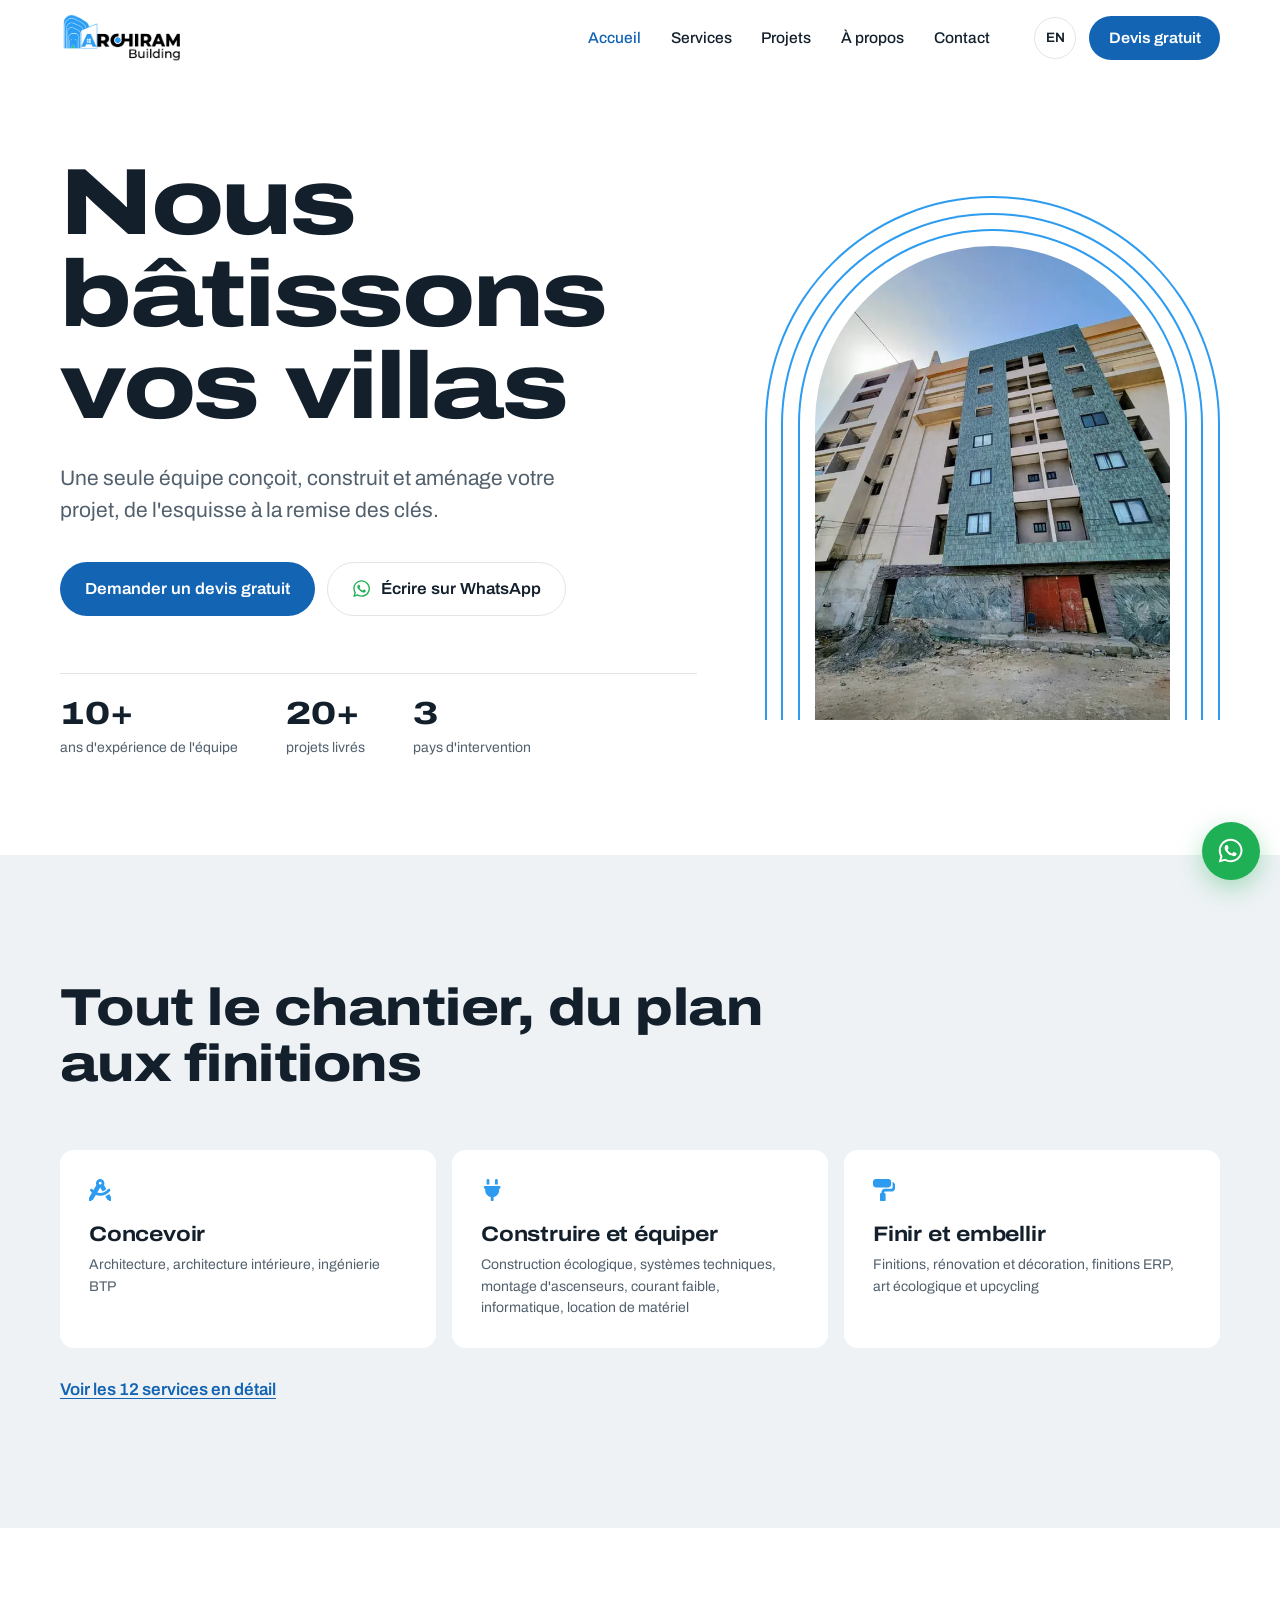
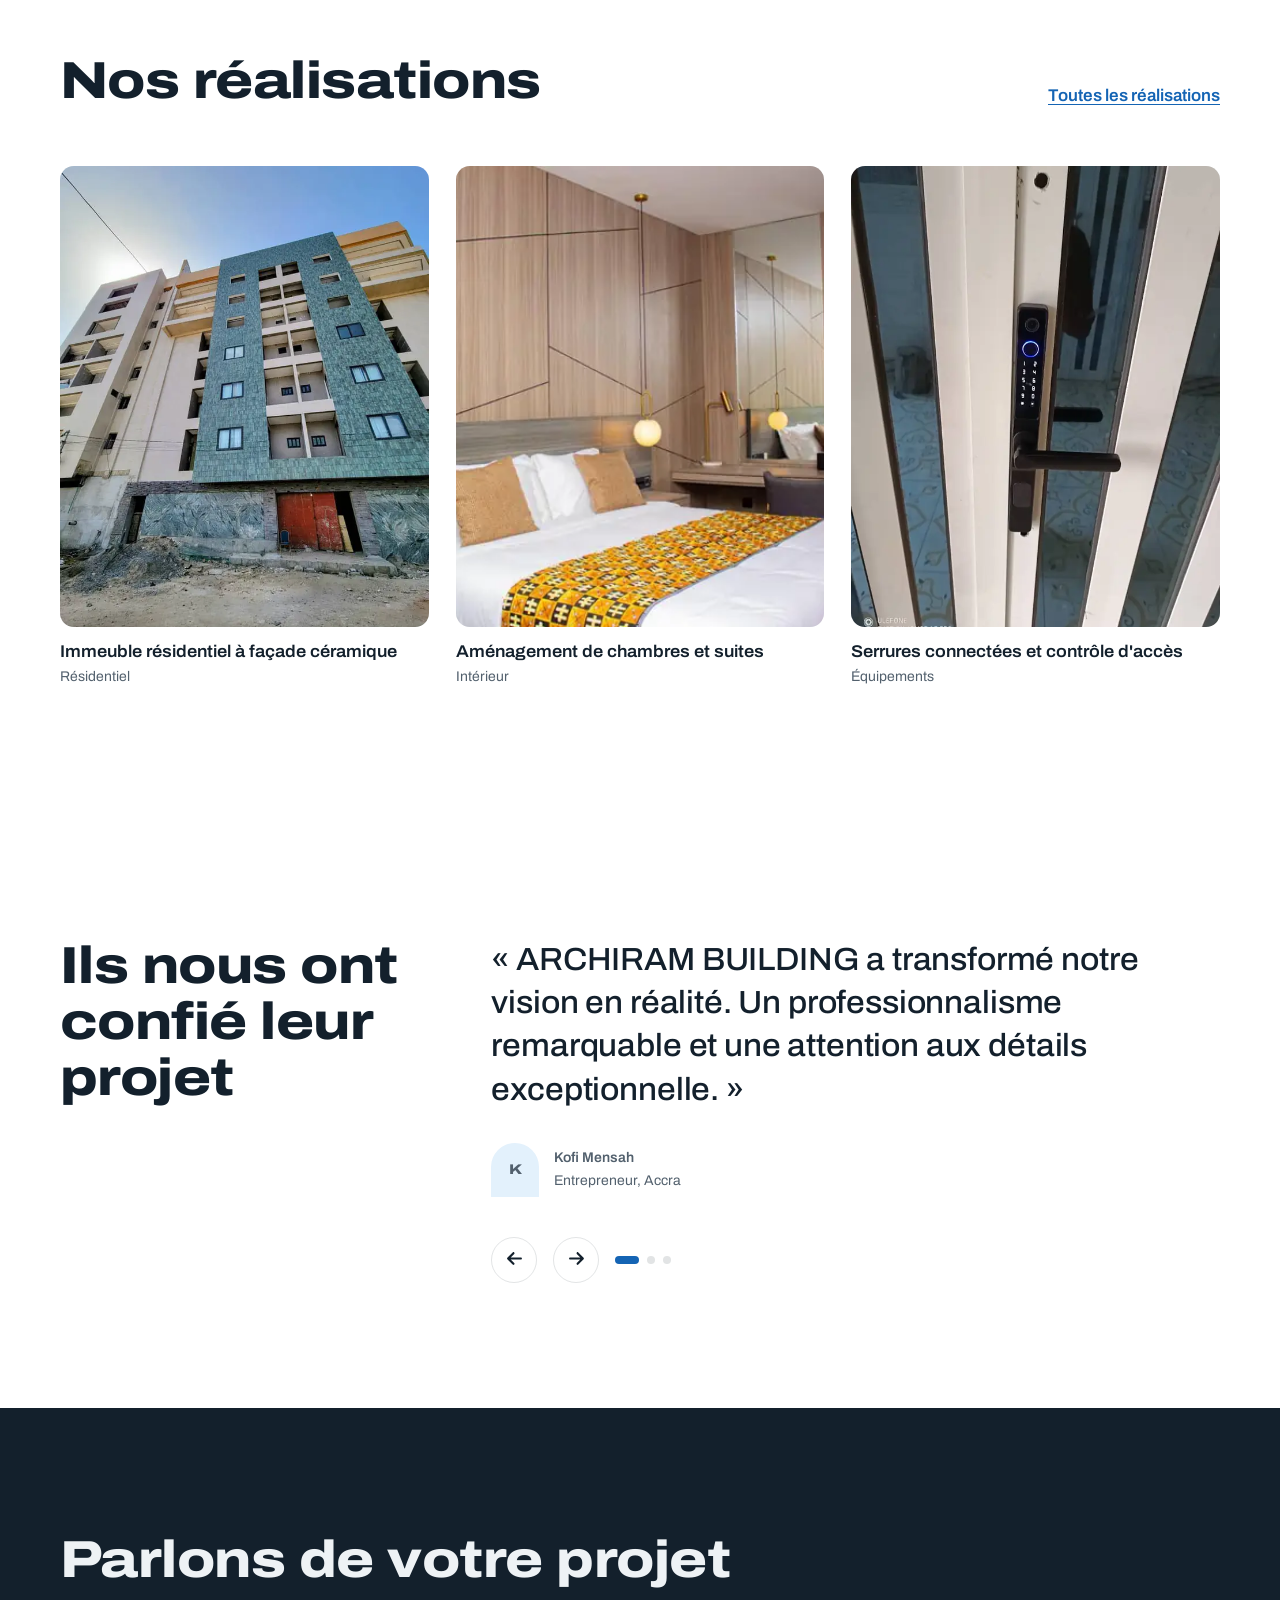
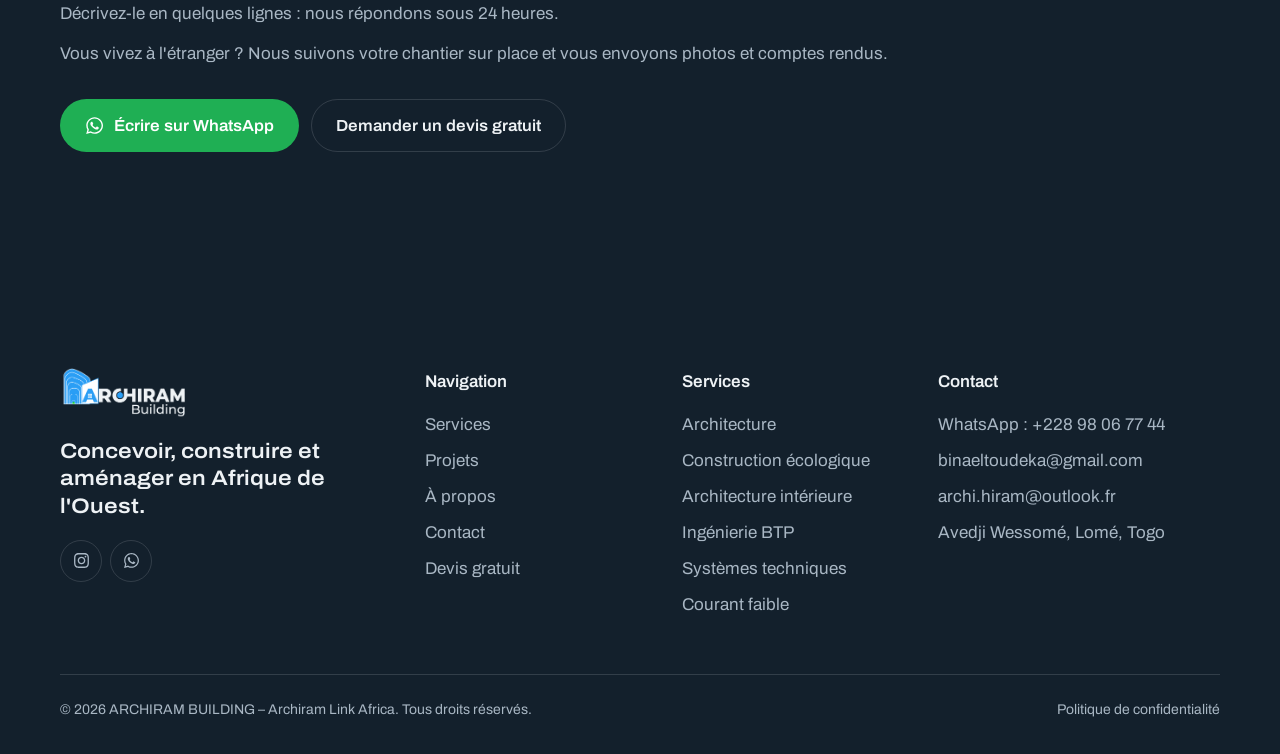
<file: index.html>
<!DOCTYPE html>
<html lang="fr">
<head>
  <meta charset="UTF-8">
  <meta name="viewport" content="width=device-width, initial-scale=1.0">
  <title data-i18n="meta_title">ARCHIRAM BUILDING – Architecture et construction à Lomé, Togo</title>
  <meta name="description" content="ARCHIRAM BUILDING conçoit, construit et aménage villas, immeubles et bureaux à Lomé et en Afrique de l&#x27;Ouest. Devis gratuit sur WhatsApp." data-i18n-attr="content:meta_desc">
  <link rel="canonical" href="https://VOTRE-DOMAINE.com/">
  <meta property="og:type" content="website">
  <meta property="og:site_name" content="ARCHIRAM BUILDING">
  <meta property="og:url" content="https://VOTRE-DOMAINE.com/">
  <meta property="og:title" content="ARCHIRAM BUILDING – Architecture et construction à Lomé, Togo" data-i18n-attr="content:meta_title">
  <meta property="og:description" content="ARCHIRAM BUILDING conçoit, construit et aménage villas, immeubles et bureaux à Lomé et en Afrique de l&#x27;Ouest. Devis gratuit sur WhatsApp." data-i18n-attr="content:meta_desc">
  <meta property="og:image" content="https://VOTRE-DOMAINE.com/assets/img/immeuble-facade.webp">
  <meta property="og:locale" content="fr_FR">
  <meta property="og:locale:alternate" content="en_US">
  <meta name="twitter:card" content="summary_large_image">

  <link rel="preconnect" href="https://fonts.googleapis.com">
  <link rel="preconnect" href="https://fonts.gstatic.com" crossorigin>
  <link href="https://fonts.googleapis.com/css2?family=Archivo:wdth,wght@62..125,100..900&display=swap" rel="stylesheet">
  <link rel="stylesheet" href="style.css">
  <link rel="icon" type="image/png" sizes="192x192" href="assets/icon-192.png">
  <link rel="apple-touch-icon" href="assets/icon-192.png">
  <link rel="manifest" href="site.webmanifest">
  <meta name="theme-color" content="#13202C">
  <script type="application/ld+json">
{
  "@context": "https://schema.org",
  "@type": "GeneralContractor",
  "name": "ARCHIRAM BUILDING",
  "alternateName": "Archiram Link Africa",
  "url": "https://VOTRE-DOMAINE.com/",
  "logo": "https://VOTRE-DOMAINE.com/assets/logo.png",
  "image": "https://VOTRE-DOMAINE.com/assets/img/immeuble-facade.webp",
  "description": "Architecture, construction, aménagement intérieur et systèmes techniques à Lomé et en Afrique de l'Ouest.",
  "telephone": "+228 98 06 77 44",
  "email": "binaeltoudeka@gmail.com",
  "foundingDate": "2024-07",
  "address": {
    "@type": "PostalAddress",
    "streetAddress": "Avedji Wessomé",
    "addressLocality": "Lomé",
    "addressCountry": "TG"
  },
  "areaServed": [
    "Togo",
    "Ghana",
    "Bénin"
  ],
  "openingHoursSpecification": [
    {
      "@type": "OpeningHoursSpecification",
      "dayOfWeek": [
        "Monday",
        "Tuesday",
        "Wednesday",
        "Thursday"
      ],
      "opens": "08:00",
      "closes": "18:00"
    },
    {
      "@type": "OpeningHoursSpecification",
      "dayOfWeek": "Friday",
      "opens": "08:00",
      "closes": "17:00"
    },
    {
      "@type": "OpeningHoursSpecification",
      "dayOfWeek": "Saturday",
      "opens": "09:00",
      "closes": "14:00"
    }
  ],
  "sameAs": [
    "https://www.instagram.com/alabuilding.tg"
  ]
}
  </script>
</head>
<body>

<a class="skip" href="#main" data-i18n="skip">Aller au contenu</a>

<header id="navbar">
  <nav class="wrap nav-wrap" aria-label="Navigation principale" data-i18n-attr="aria-label:nav_label">
    <a href="index.html" class="nav-brand" aria-label="ARCHIRAM BUILDING, accueil" data-i18n-attr="aria-label:home_label">
      <img src="assets/logo.png" alt="ARCHIRAM BUILDING" width="125" height="48">
    </a>
    <ul class="nav-menu" id="navLinks">
      <li><a href="index.html" class="nav-item active" aria-current="page" data-i18n="nav_home">Accueil</a></li>
      <li><a href="services.html" class="nav-item" data-i18n="nav_services">Services</a></li>
      <li><a href="projects.html" class="nav-item" data-i18n="nav_projects">Projets</a></li>
      <li><a href="about.html" class="nav-item" data-i18n="nav_about">À propos</a></li>
      <li><a href="contact.html" class="nav-item" data-i18n="nav_contact">Contact</a></li>
      <li class="nav-mobile-cta"><a href="devis.html" class="btn btn-primary" data-from="menu"><span data-i18n="nav_cta">Devis gratuit</span></a></li>
    </ul>
    <div class="nav-controls">
      <button class="ctrl-btn" id="langToggle" type="button" aria-label="Changer de langue / Switch language"><span id="langLabel">EN</span></button>
      <a href="devis.html" class="btn btn-primary nav-quote" data-from="header"><span data-i18n="nav_cta">Devis gratuit</span></a>
      <button class="nav-burger" id="hamburger" type="button" aria-label="Menu" aria-controls="navLinks" aria-expanded="false" data-i18n-attr="aria-label:menu_label">
        <span></span><span></span><span></span>
      </button>
    </div>
  </nav>
</header>

<main id="main">

<section class="hero" aria-labelledby="heroTitle">
  <div class="wrap hero-grid">
    <div class="hero-text">
      <h1 id="heroTitle">
        <span data-i18n="hero_static">Nous bâtissons</span>
        <span id="heroRotate">vos villas</span>
      </h1>
      <p class="hero-desc" data-i18n="h_desc">Une seule équipe conçoit, construit et aménage votre projet, de l'esquisse à la remise des clés.</p>
      <div class="hero-ctas">
        <a href="devis.html" class="btn btn-primary" data-from="hero"><span data-i18n="h_cta1">Demander un devis gratuit</span></a>
        <a href="https://wa.me/22898067744" class="btn btn-line" target="_blank" rel="noopener" data-from="hero"><svg class="ic" aria-hidden="true"><use href="assets/icons.svg#i-whatsapp"></use></svg><span data-i18n="h_cta2">Écrire sur WhatsApp</span></a>
      </div>
      <ul class="hero-facts">
        <li><span class="fact-n"><span class="stat-num" data-target="10">10</span>+</span><span class="fact-l" data-i18n="f1">ans d'expérience de l'équipe</span></li>
        <li><span class="fact-n"><span class="stat-num" data-target="20">20</span>+</span><span class="fact-l" data-i18n="f2">projets livrés</span></li>
        <li><span class="fact-n"><span class="stat-num" data-target="3">3</span></span><span class="fact-l" data-i18n="f3">pays d'intervention</span></li>
      </ul>
    </div>

    <figure class="arch">
      <div class="arch-photo">
        <img src="assets/img/immeuble-facade.webp" srcset="assets/img/immeuble-facade-640.webp 640w, assets/img/immeuble-facade.webp 756w" sizes="(max-width: 860px) 60vw, 460px" width="756" height="1008" alt="Immeuble à façade en carreaux verts construit par ARCHIRAM BUILDING à Lomé" fetchpriority="high">
      </div>
      <span class="arch-line" aria-hidden="true"></span>
      <span class="arch-line" aria-hidden="true"></span>
      <span class="arch-line" aria-hidden="true"></span>
    </figure>
  </div>
</section>

<section id="services" class="sec sec-chalk" aria-labelledby="srvTitle">
  <div class="wrap">
    <header class="sec-head reveal">
      <h2 id="srvTitle" data-i18n="s_title">Tout le chantier, du plan aux finitions</h2>
    </header>
    <ul class="phase-cards">
      <li class="phase-card reveal">
        <a href="services.html#p1">
          <svg class="ic" aria-hidden="true"><use href="assets/icons.svg#i-compass-drafting"></use></svg>
          <h3 data-i18n="p1">Concevoir</h3>
          <p class="phase-trades" data-i18n="p1_trades">Architecture, architecture intérieure, ingénierie BTP</p>
        </a>
      </li>
      <li class="phase-card reveal">
        <a href="services.html#p2">
          <svg class="ic" aria-hidden="true"><use href="assets/icons.svg#i-plug"></use></svg>
          <h3 data-i18n="p2">Construire et équiper</h3>
          <p class="phase-trades" data-i18n="p2_trades">Construction écologique, systèmes techniques, montage d'ascenseurs, courant faible, informatique, location de matériel</p>
        </a>
      </li>
      <li class="phase-card reveal">
        <a href="services.html#p3">
          <svg class="ic" aria-hidden="true"><use href="assets/icons.svg#i-paint-roller"></use></svg>
          <h3 data-i18n="p3">Finir et embellir</h3>
          <p class="phase-trades" data-i18n="p3_trades">Finitions, rénovation et décoration, finitions ERP, art écologique et upcycling</p>
        </a>
      </li>
    </ul>
    <p class="sec-more reveal"><a href="services.html" data-i18n="s_all">Voir les 12 services en détail</a></p>
  </div>
</section>

<section id="projects" class="sec" aria-labelledby="projTitle">
  <div class="wrap">
    <header class="sec-head sec-head-row reveal">
      <h2 id="projTitle" data-i18n="proj_title">Nos réalisations</h2>
      <a class="sec-link" href="projects.html" data-i18n="proj_cta">Toutes les réalisations</a>
    </header>
    <ul class="proj-row">
      <li class="proj-tile">
        <a href="projects.html#immeuble">
          <span class="proj-media"><img src="assets/img/immeuble-facade.webp" srcset="assets/img/immeuble-facade-640.webp 640w, assets/img/immeuble-facade.webp 756w" sizes="(max-width: 600px) 82vw, 33vw" width="756" height="1008" alt="Façade de l&#x27;immeuble vue d&#x27;en bas, carreaux verts et porte rouge" loading="lazy" decoding="async"></span>
          <span class="proj-tile-cap">
            <strong data-i18n="pj_immeuble_t">Immeuble résidentiel à façade céramique</strong>
            <span data-i18n="flt_res">Résidentiel</span>
          </span>
        </a>
      </li>
      <li class="proj-tile">
        <a href="projects.html#suites">
          <span class="proj-media"><img src="assets/img/suite-boiseries.webp" srcset="assets/img/suite-boiseries-640.webp 640w, assets/img/suite-boiseries.webp 1080w" sizes="(max-width: 600px) 82vw, 33vw" width="1080" height="720" alt="Chambre avec boiseries et lampes suspendues" loading="lazy" decoding="async"></span>
          <span class="proj-tile-cap">
            <strong data-i18n="pj_suites_t">Aménagement de chambres et suites</strong>
            <span data-i18n="flt_int">Intérieur</span>
          </span>
        </a>
      </li>
      <li class="proj-tile">
        <a href="projects.html#serrures">
          <span class="proj-media"><img src="assets/img/serrure-porte-vitree.webp" srcset="assets/img/serrure-porte-vitree-640.webp 640w, assets/img/serrure-porte-vitree.webp 809w" sizes="(max-width: 600px) 82vw, 33vw" width="809" height="1080" alt="Serrure connectée sur une porte vitrée" loading="lazy" decoding="async"></span>
          <span class="proj-tile-cap">
            <strong data-i18n="pj_serrures_t">Serrures connectées et contrôle d'accès</strong>
            <span data-i18n="flt_tech">Équipements</span>
          </span>
        </a>
      </li>
    </ul>
  </div>
</section>

<section id="testimonials" class="sec" aria-labelledby="testiTitle">
  <div class="wrap testi-layout">
    <header class="sec-head reveal">
      <h2 id="testiTitle" data-i18n="testi_title">Ils nous ont confié leur projet</h2>
    </header>
    <div class="reveal">
      <div class="testi-area" id="testiTrack">
        <div class="testi-slide active">
          <blockquote>
            <p class="testi-text" data-i18n="t1_quote">« ARCHIRAM BUILDING a transformé notre vision en réalité. Un professionnalisme remarquable et une attention aux détails exceptionnelle. »</p>
            <footer class="testi-who">
              <span class="testi-av" aria-hidden="true">K</span>
              <span><strong>Kofi Mensah</strong><span data-i18n="t1_role">Entrepreneur, Accra</span></span>
            </footer>
          </blockquote>
        </div>
        <div class="testi-slide">
          <blockquote>
            <p class="testi-text" data-i18n="t2_quote">« De la conception aux finitions, l'équipe a su comprendre et sublimer notre projet. Je recommande à 100 %. »</p>
            <footer class="testi-who">
              <span class="testi-av" aria-hidden="true">A</span>
              <span><strong>Afi Mensah</strong><span data-i18n="t2_role">Directrice, Lomé</span></span>
            </footer>
          </blockquote>
        </div>
        <div class="testi-slide">
          <blockquote>
            <p class="testi-text" data-i18n="t3_quote">« Notre siège social est devenu une carte de visite architecturale. L'équipe maîtrise la fusion entre fonctionnalité et esthétique. »</p>
            <footer class="testi-who">
              <span class="testi-av" aria-hidden="true">E</span>
              <span><strong>Edem Kodjo</strong><span data-i18n="t3_role">PDG, Lomé</span></span>
            </footer>
          </blockquote>
        </div>
      </div>
      <div class="testi-nav">
        <button type="button" id="tPrev" class="t-ctrl" aria-label="Témoignage précédent" data-i18n-attr="aria-label:t_prev"><svg class="ic" aria-hidden="true"><use href="assets/icons.svg#i-arrow-left"></use></svg></button>
        <button type="button" id="tNext" class="t-ctrl" aria-label="Témoignage suivant" data-i18n-attr="aria-label:t_next"><svg class="ic" aria-hidden="true"><use href="assets/icons.svg#i-arrow-right"></use></svg></button>
        <div class="t-pips" aria-hidden="true"><span class="t-pip active"></span><span class="t-pip"></span><span class="t-pip"></span></div>
      </div>
    </div>
  </div>
</section>

<section id="contact" class="sec sec-ink" aria-labelledby="contactTitle">
  <div class="wrap end-cta reveal">
    <div>
      <h2 id="contactTitle" data-i18n="c_title">Parlons de votre projet</h2>
      <p data-i18n="c_lead">Décrivez-le en quelques lignes : nous répondons sous 24 heures.</p>
      <p data-i18n="c_diaspora">Vous vivez à l'étranger ? Nous suivons votre chantier sur place et vous envoyons photos et comptes rendus.</p>
    </div>
    <div class="cta-actions">
      <a href="https://wa.me/22898067744" class="btn btn-wa" target="_blank" rel="noopener" data-from="home-end"><svg class="ic" aria-hidden="true"><use href="assets/icons.svg#i-whatsapp"></use></svg><span data-i18n="h_cta2">Écrire sur WhatsApp</span></a>
      <a href="devis.html" class="btn btn-line-inv" data-from="home-end"><span data-i18n="h_cta1">Demander un devis gratuit</span></a>
    </div>
  </div>
</section>

</main>

<footer id="footer">
  <div class="wrap">
    <div class="foot-grid">
      <div class="foot-brand">
        <img src="assets/logo-on-dark.png" alt="ARCHIRAM BUILDING" width="130" height="50" loading="lazy">
        <p data-i18n="ft_tag">Concevoir, construire et aménager en Afrique de l'Ouest.</p>
        <div class="foot-socials">
          <a href="https://www.instagram.com/alabuilding.tg" target="_blank" rel="noopener" aria-label="Instagram"><svg class="ic" aria-hidden="true"><use href="assets/icons.svg#i-instagram"></use></svg></a>
          <a href="https://wa.me/22898067744" target="_blank" rel="noopener" aria-label="WhatsApp" data-from="footer"><svg class="ic" aria-hidden="true"><use href="assets/icons.svg#i-whatsapp"></use></svg></a>
        </div>
      </div>
      <div class="foot-col">
        <p class="foot-heading" data-i18n="footer_nav">Navigation</p>
        <ul>
          <li><a href="services.html" data-i18n="nav_services">Services</a></li>
          <li><a href="projects.html" data-i18n="nav_projects">Projets</a></li>
          <li><a href="about.html" data-i18n="nav_about">À propos</a></li>
          <li><a href="contact.html" data-i18n="nav_contact">Contact</a></li>
          <li><a href="devis.html" data-i18n="nav_cta" data-from="footer">Devis gratuit</a></li>
        </ul>
      </div>
      <div class="foot-col">
        <p class="foot-heading" data-i18n="footer_srv">Services</p>
        <ul>
          <li><a href="services.html#architecture" data-i18n="srv1_title">Architecture</a></li>
          <li><a href="services.html#construction-ecologique" data-i18n="srv2_title">Construction écologique</a></li>
          <li><a href="services.html#architecture-interieure" data-i18n="srv3_title">Architecture intérieure</a></li>
          <li><a href="services.html#ingenierie-btp" data-i18n="srv4_title">Ingénierie BTP</a></li>
          <li><a href="services.html#systemes-techniques" data-i18n="srv9_title">Systèmes techniques</a></li>
          <li><a href="services.html#courant-faible" data-i18n="srv12_title">Courant faible</a></li>
        </ul>
      </div>
      <div class="foot-col">
        <p class="foot-heading" data-i18n="footer_contact">Contact</p>
        <ul>
          <li><a href="https://wa.me/22898067744" target="_blank" rel="noopener" data-from="footer">WhatsApp : +228 98 06 77 44</a></li>
          <li><a href="mailto:binaeltoudeka@gmail.com">binaeltoudeka@gmail.com</a></li>
          <li><a href="mailto:archi.hiram@outlook.fr">archi.hiram@outlook.fr</a></li>
          <li><a href="https://www.google.com/maps/search/?api=1&query=Avedji%20Wessom%C3%A9%2C%20Lom%C3%A9%2C%20Togo" target="_blank" rel="noopener">Avedji Wessomé, Lomé, Togo</a></li>
        </ul>
      </div>
    </div>
    <div class="foot-bar">
      <p>© <span data-year>2026</span> ARCHIRAM BUILDING – Archiram Link Africa. <span data-i18n="footer_rights">Tous droits réservés.</span></p>
      <a href="politique-confidentialite.html" data-i18n="ft_privacy">Politique de confidentialité</a>
    </div>
  </div>
</footer>

<a href="https://wa.me/22898067744?text=Bonjour%20ARCHIRAM%20BUILDING%2C%20je%20voudrais%20des%20informations." class="wa-fab" target="_blank" rel="noopener" aria-label="WhatsApp" data-from="fab">
  <svg class="ic" aria-hidden="true"><use href="assets/icons.svg#i-whatsapp"></use></svg>
  <span class="wa-label" data-i18n="wa_tip">Discutons sur WhatsApp</span>
</a>
<button id="back-top" type="button" aria-label="Retour en haut" data-i18n-attr="aria-label:back_top"><svg class="ic" aria-hidden="true"><use href="assets/icons.svg#i-arrow-up"></use></svg></button>

<script>
/* Textes anglais de cette page (le français est dans le HTML) */
window.PAGE_LANG = {
  "en": {
    "meta_title": "ARCHIRAM BUILDING – Architecture and construction in Lomé, Togo",
    "meta_desc": "ARCHIRAM BUILDING designs, builds and fits out villas, apartment buildings and offices in Lomé and across West Africa. Free quote on WhatsApp.",
    "hero_static": "We build",
    "hero_words": [
      "your villa",
      "your building",
      "your offices",
      "your interiors"
    ],
    "h_desc": "One team designs, builds and fits out your project, from first sketch to handover.",
    "h_cta1": "Get a free quote",
    "h_cta2": "Message us on WhatsApp",
    "s_title": "The whole build, from plans to finishes",
    "s_all": "See all 12 services",
    "proj_title": "Our work",
    "proj_cta": "All projects",
    "c_title": "Let's talk about your project",
    "c_lead": "Describe it in a few lines: we'll reply within 24 hours.",
    "c_diaspora": "Living abroad? We supervise your site locally and send you photos and progress reports.",
    "flt_res": "Residential",
    "flt_int": "Interior",
    "flt_tech": "Equipment",
    "f1": "years of team experience",
    "f2": "projects delivered",
    "f3": "countries",
    "p1": "Design",
    "p1_trades": "Architecture, interior architecture, civil engineering",
    "p2": "Build and equip",
    "p2_trades": "Eco-construction, building services, lifts, low-voltage systems, IT, equipment rental",
    "p3": "Finish and furnish",
    "p3_trades": "Finishes, renovation and decoration, public-building finishes, eco art and upcycling",
    "pj_immeuble_t": "Residential building with a ceramic façade",
    "pj_suites_t": "Bedroom and suite fit-out",
    "pj_serrures_t": "Smart locks and access control",
    "testi_title": "Clients who trusted us with their project",
    "t_prev": "Previous testimonial",
    "t_next": "Next testimonial",
    "t1_quote": "“ARCHIRAM BUILDING turned our vision into reality. Remarkable professionalism and exceptional attention to detail.”",
    "t1_role": "Entrepreneur, Accra",
    "t2_quote": "“From design to finishes, the team understood our project and made it better. I recommend them without hesitation.”",
    "t2_role": "Director, Lomé",
    "t3_quote": "“Our head office has become an architectural calling card. The team blends function and beauty perfectly.”",
    "t3_role": "CEO, Lomé"
  },
  "fr": {
    "hero_words": [
      "vos villas",
      "vos immeubles",
      "vos bureaux",
      "vos intérieurs"
    ]
  }
};
</script>
<script src="script.js"></script>
</body>
</html>
</file>
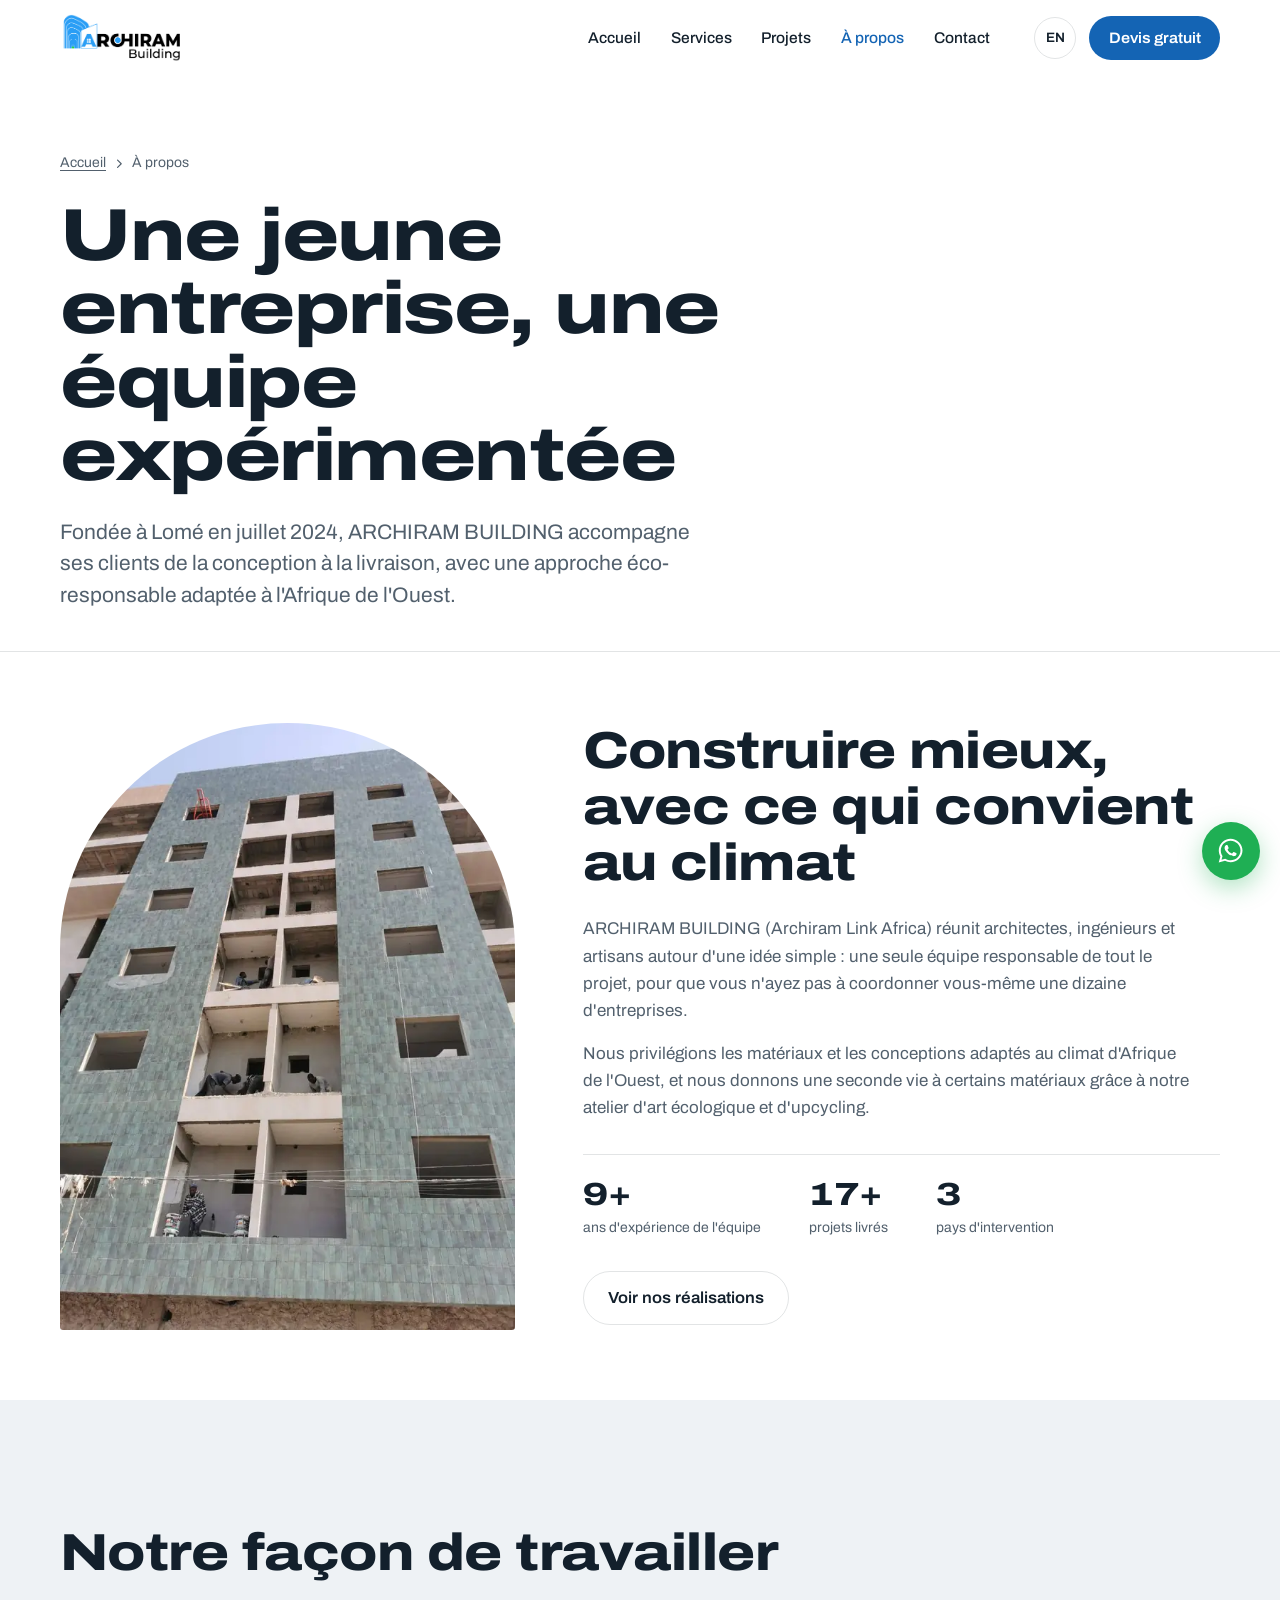
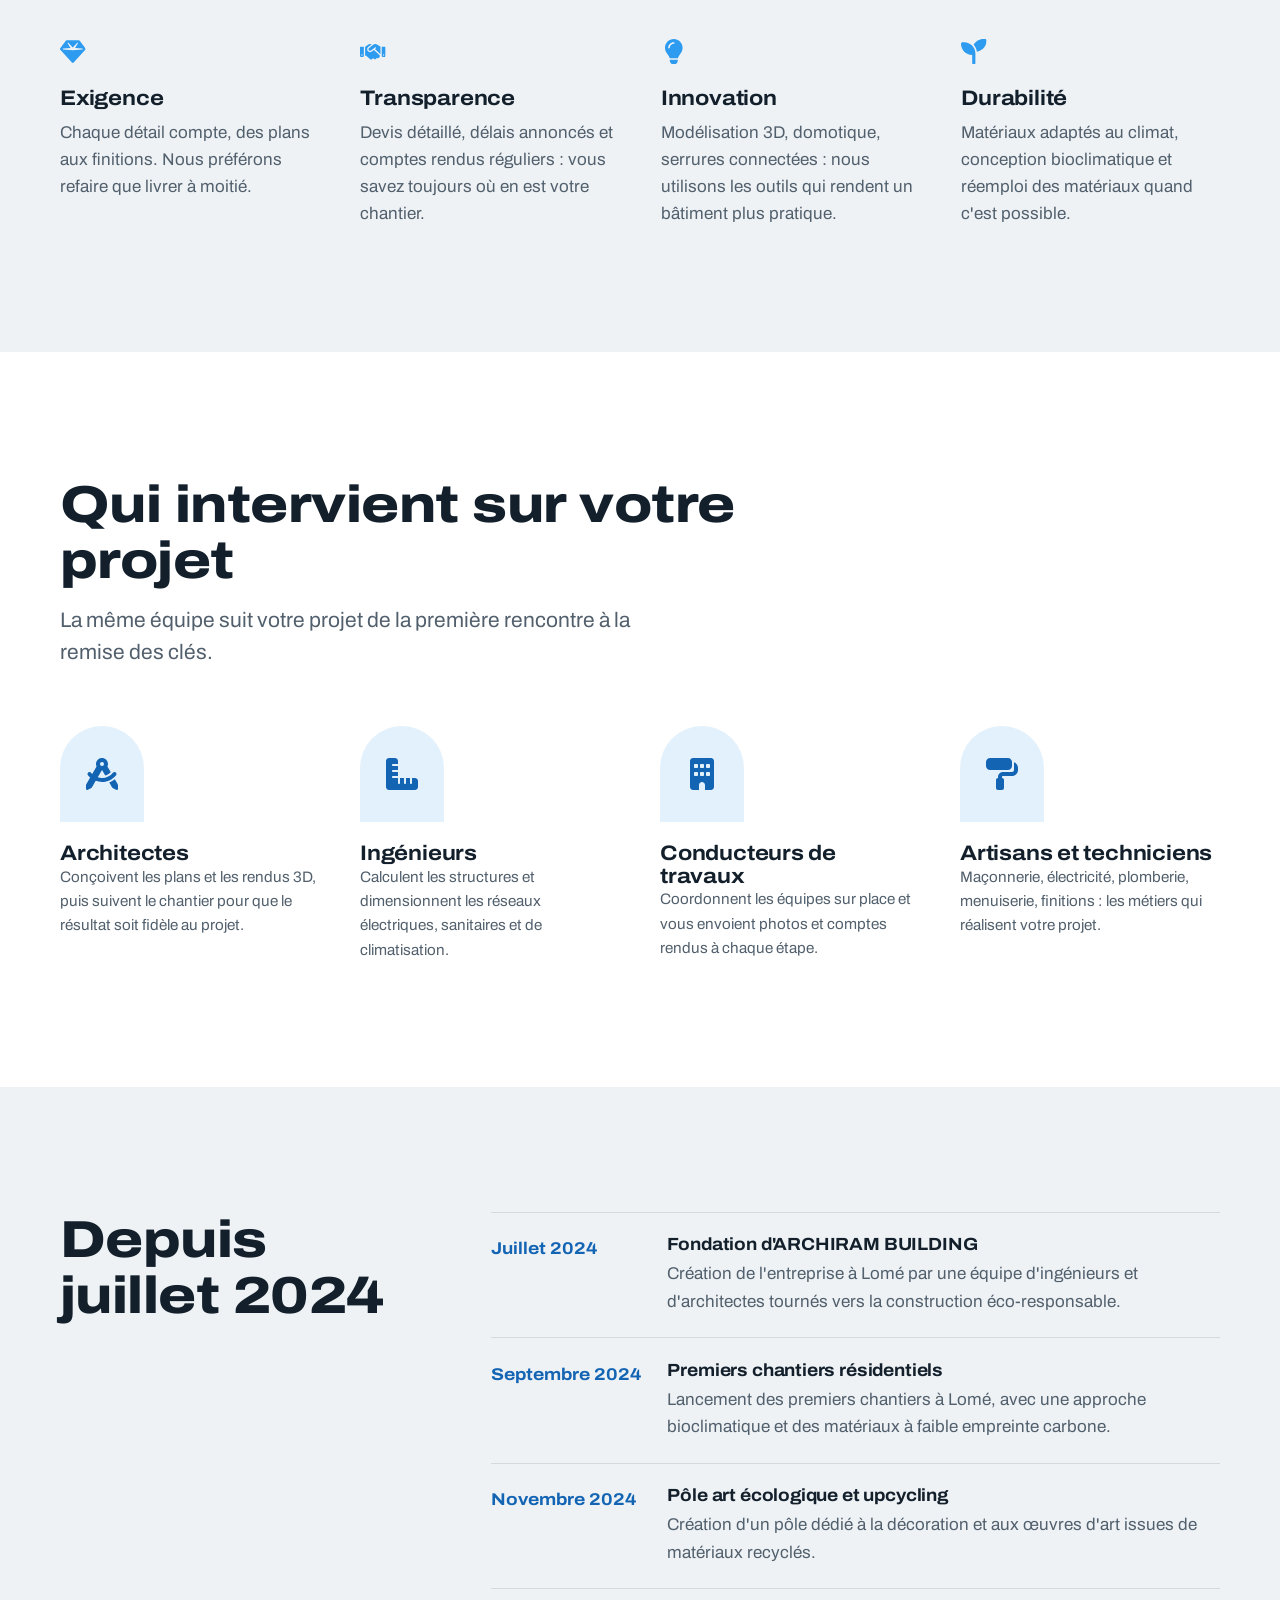
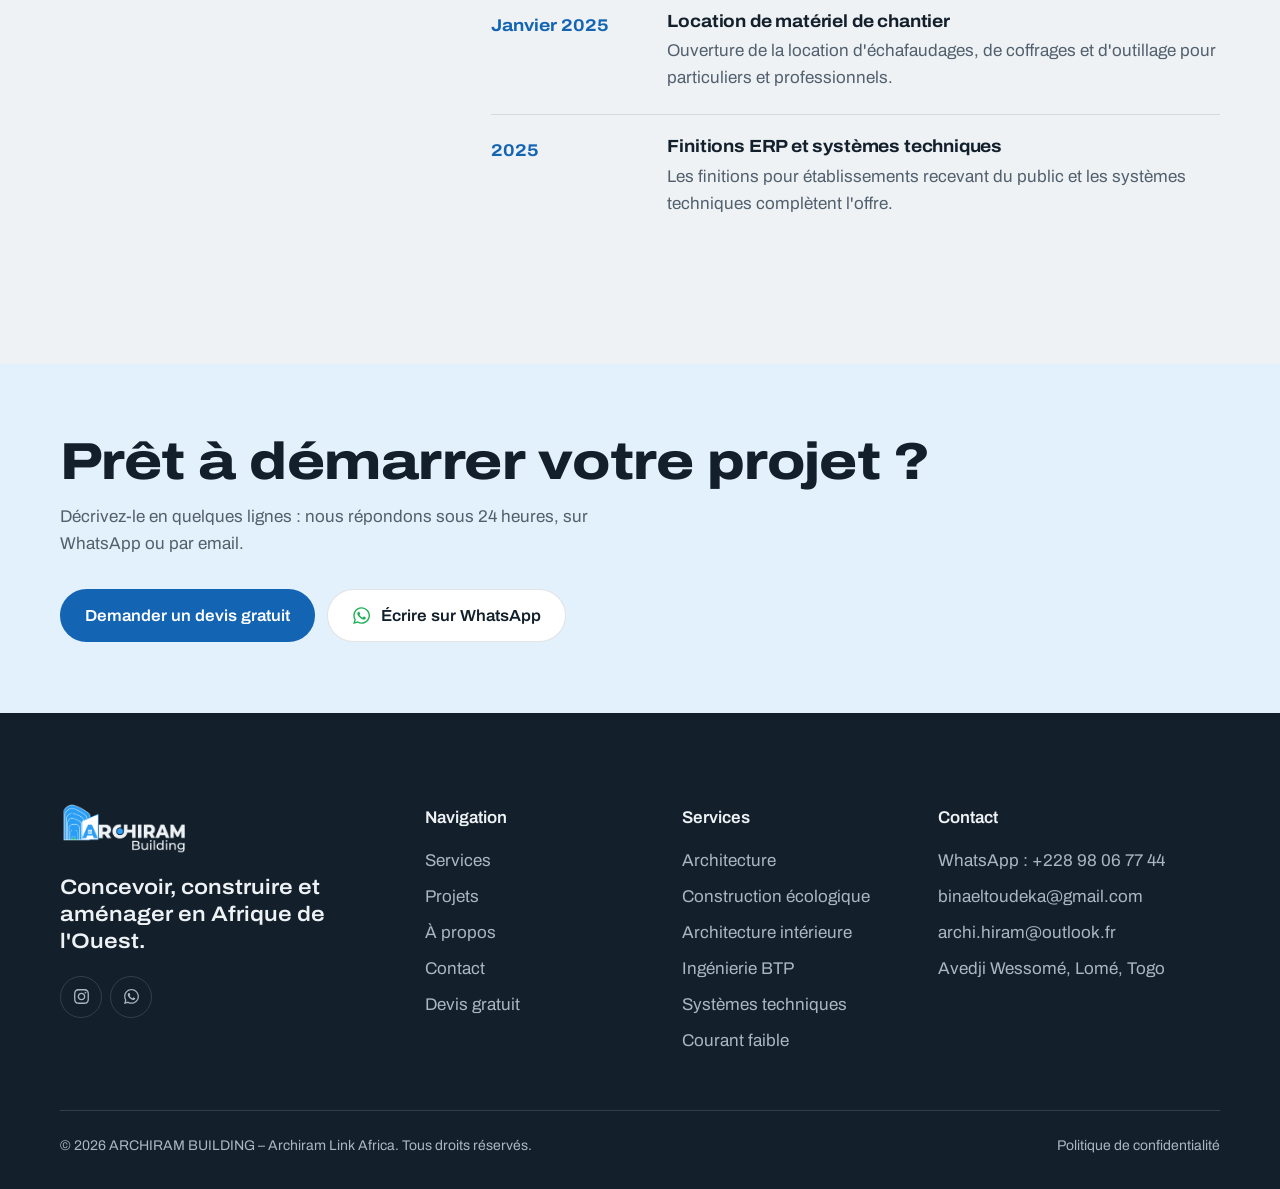
<file: about.html>
<!DOCTYPE html>
<html lang="fr">
<head>
  <meta charset="UTF-8">
  <meta name="viewport" content="width=device-width, initial-scale=1.0">
  <title data-i18n="meta_title">À propos – ARCHIRAM BUILDING, Lomé</title>
  <meta name="description" content="Fondée à Lomé en juillet 2024, ARCHIRAM BUILDING réunit architectes, ingénieurs et artisans pour bâtir durablement en Afrique de l&#x27;Ouest." data-i18n-attr="content:meta_desc">
  <link rel="canonical" href="https://VOTRE-DOMAINE.com/about.html">
  <meta property="og:type" content="website">
  <meta property="og:site_name" content="ARCHIRAM BUILDING">
  <meta property="og:url" content="https://VOTRE-DOMAINE.com/about.html">
  <meta property="og:title" content="À propos – ARCHIRAM BUILDING, Lomé" data-i18n-attr="content:meta_title">
  <meta property="og:description" content="Fondée à Lomé en juillet 2024, ARCHIRAM BUILDING réunit architectes, ingénieurs et artisans pour bâtir durablement en Afrique de l&#x27;Ouest." data-i18n-attr="content:meta_desc">
  <meta property="og:image" content="https://VOTRE-DOMAINE.com/assets/img/immeuble-facade.webp">
  <meta property="og:locale" content="fr_FR">
  <meta property="og:locale:alternate" content="en_US">
  <meta name="twitter:card" content="summary_large_image">

  <link rel="preconnect" href="https://fonts.googleapis.com">
  <link rel="preconnect" href="https://fonts.gstatic.com" crossorigin>
  <link href="https://fonts.googleapis.com/css2?family=Archivo:wdth,wght@62..125,100..900&display=swap" rel="stylesheet">
  <link rel="stylesheet" href="style.css">
  <link rel="icon" type="image/png" sizes="192x192" href="assets/icon-192.png">
  <link rel="apple-touch-icon" href="assets/icon-192.png">
  <link rel="manifest" href="site.webmanifest">
  <meta name="theme-color" content="#13202C">
</head>
<body>

<a class="skip" href="#main" data-i18n="skip">Aller au contenu</a>

<header id="navbar">
  <nav class="wrap nav-wrap" aria-label="Navigation principale" data-i18n-attr="aria-label:nav_label">
    <a href="index.html" class="nav-brand" aria-label="ARCHIRAM BUILDING, accueil" data-i18n-attr="aria-label:home_label">
      <img src="assets/logo.png" alt="ARCHIRAM BUILDING" width="125" height="48">
    </a>
    <ul class="nav-menu" id="navLinks">
      <li><a href="index.html" class="nav-item" data-i18n="nav_home">Accueil</a></li>
      <li><a href="services.html" class="nav-item" data-i18n="nav_services">Services</a></li>
      <li><a href="projects.html" class="nav-item" data-i18n="nav_projects">Projets</a></li>
      <li><a href="about.html" class="nav-item active" aria-current="page" data-i18n="nav_about">À propos</a></li>
      <li><a href="contact.html" class="nav-item" data-i18n="nav_contact">Contact</a></li>
      <li class="nav-mobile-cta"><a href="devis.html" class="btn btn-primary" data-from="menu"><span data-i18n="nav_cta">Devis gratuit</span></a></li>
    </ul>
    <div class="nav-controls">
      <button class="ctrl-btn" id="langToggle" type="button" aria-label="Changer de langue / Switch language"><span id="langLabel">EN</span></button>
      <a href="devis.html" class="btn btn-primary nav-quote" data-from="header"><span data-i18n="nav_cta">Devis gratuit</span></a>
      <button class="nav-burger" id="hamburger" type="button" aria-label="Menu" aria-controls="navLinks" aria-expanded="false" data-i18n-attr="aria-label:menu_label">
        <span></span><span></span><span></span>
      </button>
    </div>
  </nav>
</header>

<main id="main">
<section class="page-head" aria-labelledby="pageTitle">
  <div class="wrap">
    <nav class="crumbs" aria-label="Fil d'Ariane" data-i18n-attr="aria-label:crumb_label">
        <a href="index.html" data-i18n="crumb_home">Accueil</a>
        <svg class="ic" aria-hidden="true"><use href="assets/icons.svg#i-chevron-right"></use></svg>
        <span aria-current="page" data-i18n="nav_about">À propos</span>
      </nav>
    <h1 id="pageTitle" data-i18n="pg_title">Une jeune entreprise, une équipe expérimentée</h1>
    <p class="page-lead" data-i18n="pg_lead">Fondée à Lomé en juillet 2024, ARCHIRAM BUILDING accompagne ses clients de la conception à la livraison, avec une approche éco-responsable adaptée à l'Afrique de l'Ouest.</p>
  </div>
</section>

<section class="sec sec-tight" aria-labelledby="storyTitle">
  <div class="wrap story">
    <figure class="story-media reveal"><img src="assets/img/immeuble-balcons.webp" srcset="assets/img/immeuble-balcons-640.webp 640w, assets/img/immeuble-balcons.webp 960w" sizes="(max-width: 860px) 100vw, 45vw" width="960" height="1280" alt="Balcons d&#x27;un immeuble résidentiel construit par ARCHIRAM BUILDING" loading="lazy" decoding="async"></figure>
    <div class="story-body reveal">
      <h2 id="storyTitle" data-i18n="story_title">Construire mieux, avec ce qui convient au climat</h2>
      <p data-i18n="st1">ARCHIRAM BUILDING (Archiram Link Africa) réunit architectes, ingénieurs et artisans autour d'une idée simple : une seule équipe responsable de tout le projet, pour que vous n'ayez pas à coordonner vous-même une dizaine d'entreprises.</p>
      <p data-i18n="st2">Nous privilégions les matériaux et les conceptions adaptés au climat d'Afrique de l'Ouest, et nous donnons une seconde vie à certains matériaux grâce à notre atelier d'art écologique et d'upcycling.</p>
      <ul class="hero-facts">
        <li><span class="fact-n"><span class="stat-num" data-target="10">10</span>+</span><span class="fact-l" data-i18n="f1">ans d'expérience de l'équipe</span></li>
        <li><span class="fact-n"><span class="stat-num" data-target="20">20</span>+</span><span class="fact-l" data-i18n="f2">projets livrés</span></li>
        <li><span class="fact-n"><span class="stat-num" data-target="3">3</span></span><span class="fact-l" data-i18n="f3">pays d'intervention</span></li>
      </ul>
      <a href="projects.html" class="btn btn-line"><span data-i18n="hist_cta">Voir nos réalisations</span></a>
    </div>
  </div>
</section>

<section class="sec sec-chalk" aria-labelledby="valTitle">
  <div class="wrap">
    <header class="sec-head reveal"><h2 id="valTitle" data-i18n="val_title">Notre façon de travailler</h2></header>
    <div class="values">
      <div class="value reveal">
        <svg class="ic" aria-hidden="true"><use href="assets/icons.svg#i-gem"></use></svg>
        <h3 data-i18n="val1_title">Exigence</h3>
        <p data-i18n="val1_desc">Chaque détail compte, des plans aux finitions. Nous préférons refaire que livrer à moitié.</p>
      </div>
      <div class="value reveal">
        <svg class="ic" aria-hidden="true"><use href="assets/icons.svg#i-handshake"></use></svg>
        <h3 data-i18n="val2_title">Transparence</h3>
        <p data-i18n="val2_desc">Devis détaillé, délais annoncés et comptes rendus réguliers : vous savez toujours où en est votre chantier.</p>
      </div>
      <div class="value reveal">
        <svg class="ic" aria-hidden="true"><use href="assets/icons.svg#i-lightbulb"></use></svg>
        <h3 data-i18n="val3_title">Innovation</h3>
        <p data-i18n="val3_desc">Modélisation 3D, domotique, serrures connectées : nous utilisons les outils qui rendent un bâtiment plus pratique.</p>
      </div>
      <div class="value reveal">
        <svg class="ic" aria-hidden="true"><use href="assets/icons.svg#i-seedling"></use></svg>
        <h3 data-i18n="val4_title">Durabilité</h3>
        <p data-i18n="val4_desc">Matériaux adaptés au climat, conception bioclimatique et réemploi des matériaux quand c&#x27;est possible.</p>
      </div>
    </div>
  </div>
</section>

<section class="sec" aria-labelledby="teamTitle">
  <div class="wrap">
    <header class="sec-head reveal">
      <h2 id="teamTitle" data-i18n="team_title">Qui intervient sur votre projet</h2>
      <p data-i18n="team_lead">La même équipe suit votre projet de la première rencontre à la remise des clés.</p>
    </header>
    <ul class="team">
      <li class="member reveal">
        <span class="member-av" aria-hidden="true"><svg class="ic" aria-hidden="true"><use href="assets/icons.svg#i-compass-drafting"></use></svg></span>
        <h3 data-i18n="r1">Architectes</h3>
        <p data-i18n="r1_d">Conçoivent les plans et les rendus 3D, puis suivent le chantier pour que le résultat soit fidèle au projet.</p>
      </li>
      <li class="member reveal">
        <span class="member-av" aria-hidden="true"><svg class="ic" aria-hidden="true"><use href="assets/icons.svg#i-ruler-combined"></use></svg></span>
        <h3 data-i18n="r2">Ingénieurs</h3>
        <p data-i18n="r2_d">Calculent les structures et dimensionnent les réseaux électriques, sanitaires et de climatisation.</p>
      </li>
      <li class="member reveal">
        <span class="member-av" aria-hidden="true"><svg class="ic" aria-hidden="true"><use href="assets/icons.svg#i-building"></use></svg></span>
        <h3 data-i18n="r3">Conducteurs de travaux</h3>
        <p data-i18n="r3_d">Coordonnent les équipes sur place et vous envoient photos et comptes rendus à chaque étape.</p>
      </li>
      <li class="member reveal">
        <span class="member-av" aria-hidden="true"><svg class="ic" aria-hidden="true"><use href="assets/icons.svg#i-paint-roller"></use></svg></span>
        <h3 data-i18n="r4">Artisans et techniciens</h3>
        <p data-i18n="r4_d">Maçonnerie, électricité, plomberie, menuiserie, finitions : les métiers qui réalisent votre projet.</p>
      </li>
    </ul>
  </div>
</section>

<section class="sec sec-chalk" aria-labelledby="tlTitle">
  <div class="wrap tl-layout">
    <header class="sec-head reveal"><h2 id="tlTitle" data-i18n="tl_title">Depuis juillet 2024</h2></header>
    <ol class="timeline">
      <li class="tl-item reveal">
        <time data-i18n="tl0_d">Juillet 2024</time>
        <div>
          <h3 data-i18n="tl0_t">Fondation d&#x27;ARCHIRAM BUILDING</h3>
          <p data-i18n="tl0_p">Création de l&#x27;entreprise à Lomé par une équipe d&#x27;ingénieurs et d&#x27;architectes tournés vers la construction éco-responsable.</p>
        </div>
      </li>
      <li class="tl-item reveal">
        <time data-i18n="tl1_d">Septembre 2024</time>
        <div>
          <h3 data-i18n="tl1_t">Premiers chantiers résidentiels</h3>
          <p data-i18n="tl1_p">Lancement des premiers chantiers à Lomé, avec une approche bioclimatique et des matériaux à faible empreinte carbone.</p>
        </div>
      </li>
      <li class="tl-item reveal">
        <time data-i18n="tl2_d">Novembre 2024</time>
        <div>
          <h3 data-i18n="tl2_t">Pôle art écologique et upcycling</h3>
          <p data-i18n="tl2_p">Création d&#x27;un pôle dédié à la décoration et aux œuvres d&#x27;art issues de matériaux recyclés.</p>
        </div>
      </li>
      <li class="tl-item reveal">
        <time data-i18n="tl3_d">Janvier 2025</time>
        <div>
          <h3 data-i18n="tl3_t">Location de matériel de chantier</h3>
          <p data-i18n="tl3_p">Ouverture de la location d&#x27;échafaudages, de coffrages et d&#x27;outillage pour particuliers et professionnels.</p>
        </div>
      </li>
      <li class="tl-item reveal">
        <time data-i18n="tl4_d">2025</time>
        <div>
          <h3 data-i18n="tl4_t">Finitions ERP et systèmes techniques</h3>
          <p data-i18n="tl4_p">Les finitions pour établissements recevant du public et les systèmes techniques complètent l&#x27;offre.</p>
        </div>
      </li>
    </ol>
  </div>
</section>

<section class="cta-band" aria-labelledby="ctaTitle">
  <div class="wrap cta-inner reveal">
    <div>
      <h2 id="ctaTitle" data-i18n="cta_title">Prêt à démarrer votre projet ?</h2>
      <p data-i18n="cta_sub">Décrivez-le en quelques lignes : nous répondons sous 24 heures, sur WhatsApp ou par email.</p>
    </div>
    <div class="cta-actions">
      <a href="devis.html" class="btn btn-primary" data-from="cta"><span data-i18n="cta_btn1">Demander un devis gratuit</span></a>
      <a href="https://wa.me/22898067744" class="btn btn-line" target="_blank" rel="noopener" data-from="cta"><svg class="ic" aria-hidden="true"><use href="assets/icons.svg#i-whatsapp"></use></svg><span data-i18n="cta_btn2">Écrire sur WhatsApp</span></a>
    </div>
  </div>
</section>


</main>

<footer id="footer">
  <div class="wrap">
    <div class="foot-grid">
      <div class="foot-brand">
        <img src="assets/logo-on-dark.png" alt="ARCHIRAM BUILDING" width="130" height="50" loading="lazy">
        <p data-i18n="ft_tag">Concevoir, construire et aménager en Afrique de l'Ouest.</p>
        <div class="foot-socials">
          <a href="https://www.instagram.com/alabuilding.tg" target="_blank" rel="noopener" aria-label="Instagram"><svg class="ic" aria-hidden="true"><use href="assets/icons.svg#i-instagram"></use></svg></a>
          <a href="https://wa.me/22898067744" target="_blank" rel="noopener" aria-label="WhatsApp" data-from="footer"><svg class="ic" aria-hidden="true"><use href="assets/icons.svg#i-whatsapp"></use></svg></a>
        </div>
      </div>
      <div class="foot-col">
        <p class="foot-heading" data-i18n="footer_nav">Navigation</p>
        <ul>
          <li><a href="services.html" data-i18n="nav_services">Services</a></li>
          <li><a href="projects.html" data-i18n="nav_projects">Projets</a></li>
          <li><a href="about.html" data-i18n="nav_about">À propos</a></li>
          <li><a href="contact.html" data-i18n="nav_contact">Contact</a></li>
          <li><a href="devis.html" data-i18n="nav_cta" data-from="footer">Devis gratuit</a></li>
        </ul>
      </div>
      <div class="foot-col">
        <p class="foot-heading" data-i18n="footer_srv">Services</p>
        <ul>
          <li><a href="services.html#architecture" data-i18n="srv1_title">Architecture</a></li>
          <li><a href="services.html#construction-ecologique" data-i18n="srv2_title">Construction écologique</a></li>
          <li><a href="services.html#architecture-interieure" data-i18n="srv3_title">Architecture intérieure</a></li>
          <li><a href="services.html#ingenierie-btp" data-i18n="srv4_title">Ingénierie BTP</a></li>
          <li><a href="services.html#systemes-techniques" data-i18n="srv9_title">Systèmes techniques</a></li>
          <li><a href="services.html#courant-faible" data-i18n="srv12_title">Courant faible</a></li>
        </ul>
      </div>
      <div class="foot-col">
        <p class="foot-heading" data-i18n="footer_contact">Contact</p>
        <ul>
          <li><a href="https://wa.me/22898067744" target="_blank" rel="noopener" data-from="footer">WhatsApp : +228 98 06 77 44</a></li>
          <li><a href="mailto:binaeltoudeka@gmail.com">binaeltoudeka@gmail.com</a></li>
          <li><a href="mailto:archi.hiram@outlook.fr">archi.hiram@outlook.fr</a></li>
          <li><a href="https://www.google.com/maps/search/?api=1&query=Avedji%20Wessom%C3%A9%2C%20Lom%C3%A9%2C%20Togo" target="_blank" rel="noopener">Avedji Wessomé, Lomé, Togo</a></li>
        </ul>
      </div>
    </div>
    <div class="foot-bar">
      <p>© <span data-year>2026</span> ARCHIRAM BUILDING – Archiram Link Africa. <span data-i18n="footer_rights">Tous droits réservés.</span></p>
      <a href="politique-confidentialite.html" data-i18n="ft_privacy">Politique de confidentialité</a>
    </div>
  </div>
</footer>

<a href="https://wa.me/22898067744?text=Bonjour%20ARCHIRAM%20BUILDING%2C%20je%20voudrais%20des%20informations." class="wa-fab" target="_blank" rel="noopener" aria-label="WhatsApp" data-from="fab">
  <svg class="ic" aria-hidden="true"><use href="assets/icons.svg#i-whatsapp"></use></svg>
  <span class="wa-label" data-i18n="wa_tip">Discutons sur WhatsApp</span>
</a>
<button id="back-top" type="button" aria-label="Retour en haut" data-i18n-attr="aria-label:back_top"><svg class="ic" aria-hidden="true"><use href="assets/icons.svg#i-arrow-up"></use></svg></button>

<script>
/* Textes anglais de cette page (le français est dans le HTML) */
window.PAGE_LANG = {
  "en": {
    "meta_title": "About – ARCHIRAM BUILDING, Lomé",
    "meta_desc": "Founded in Lomé in July 2024, ARCHIRAM BUILDING brings together architects, engineers and craftspeople to build durably in West Africa.",
    "pg_title": "A young company, an experienced team",
    "pg_lead": "Founded in Lomé in July 2024, ARCHIRAM BUILDING takes clients from design to handover, with an eco-responsible approach suited to West Africa.",
    "story_title": "Building better, with what suits the climate",
    "st1": "ARCHIRAM BUILDING (Archiram Link Africa) brings architects, engineers and craftspeople together around a simple idea: one team responsible for the whole project, so you never have to coordinate a dozen contractors yourself.",
    "st2": "We favour materials and designs suited to the West African climate, and we give a second life to some materials through our eco art and upcycling studio.",
    "hist_cta": "See our work",
    "val_title": "How we work",
    "tl_title": "Since July 2024",
    "team_title": "Who works on your project",
    "team_lead": "The same team follows your project from the first meeting to handover.",
    "val1_title": "High standards",
    "val1_desc": "Every detail counts, from plans to finishes. We would rather redo something than hand over half-finished work.",
    "val2_title": "Transparency",
    "val2_desc": "Itemised quotes, stated timelines and regular reports: you always know where your project stands.",
    "val3_title": "Innovation",
    "val3_desc": "3D modelling, smart home systems, connected locks: we use the tools that make a building easier to live in.",
    "val4_title": "Sustainability",
    "val4_desc": "Climate-appropriate materials, bioclimatic design and reuse of materials wherever possible.",
    "r1": "Architects",
    "r1_d": "Draw up plans and 3D renders, then follow the build so the result matches the design.",
    "r2": "Engineers",
    "r2_d": "Calculate structures and size the electrical, plumbing and air-conditioning networks.",
    "r3": "Site managers",
    "r3_d": "Coordinate the teams on site and send you photos and reports at every stage.",
    "r4": "Craftspeople and technicians",
    "r4_d": "Masonry, electrical, plumbing, joinery, finishes: the trades that build your project.",
    "tl0_d": "July 2024",
    "tl0_t": "ARCHIRAM BUILDING is founded",
    "tl0_p": "The company is set up in Lomé by a team of engineers and architects focused on eco-responsible construction.",
    "tl1_d": "September 2024",
    "tl1_t": "First residential projects",
    "tl1_p": "First projects start in Lomé, with a bioclimatic approach and low-carbon materials.",
    "tl2_d": "November 2024",
    "tl2_t": "Eco art and upcycling studio",
    "tl2_p": "A studio dedicated to decoration and artwork made from recycled materials is created.",
    "tl3_d": "January 2025",
    "tl3_t": "Site equipment rental",
    "tl3_p": "Rental of scaffolding, formwork and tools opens to individuals and professionals.",
    "tl4_d": "2025",
    "tl4_t": "Public-building finishes and building services",
    "tl4_p": "Finishes for public buildings and building services complete the offer.",
    "f1": "years of team experience",
    "f2": "projects delivered",
    "f3": "countries"
  }
};
</script>
<script src="script.js"></script>
</body>
</html>
</file>
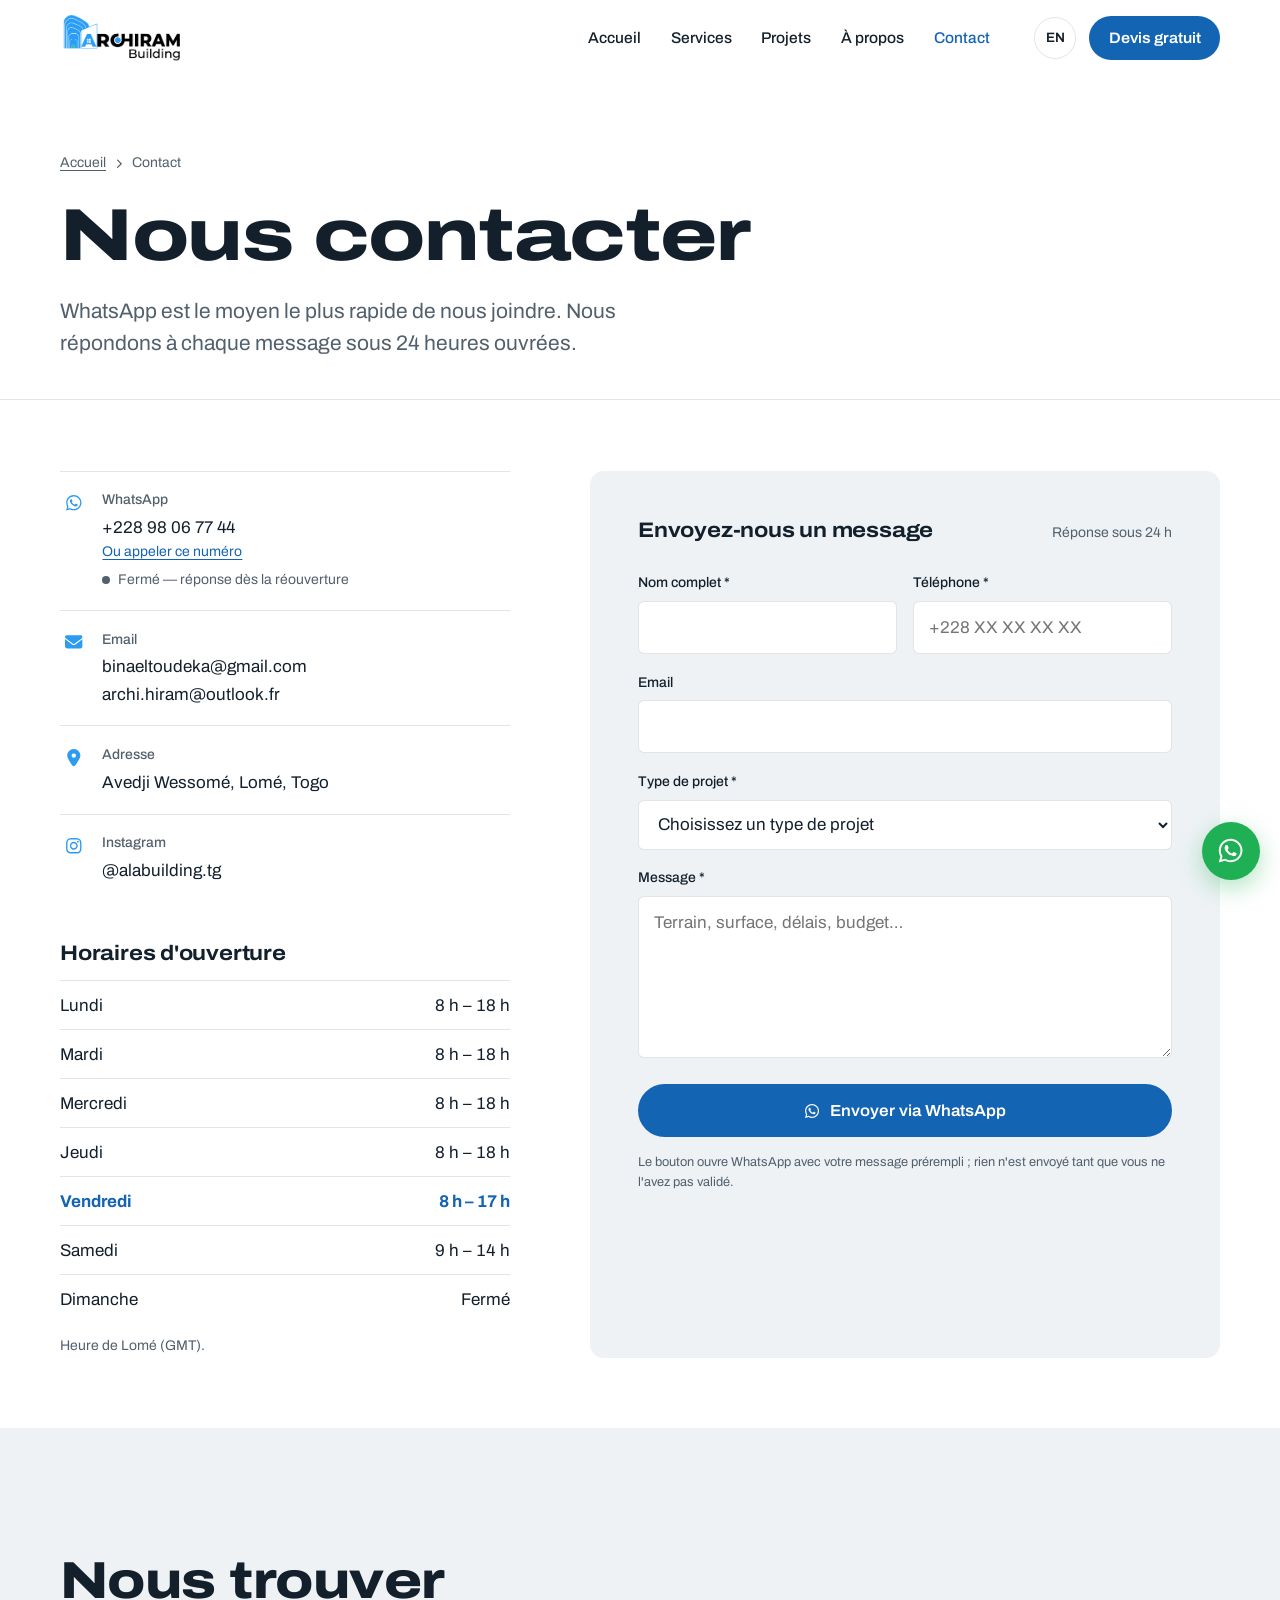
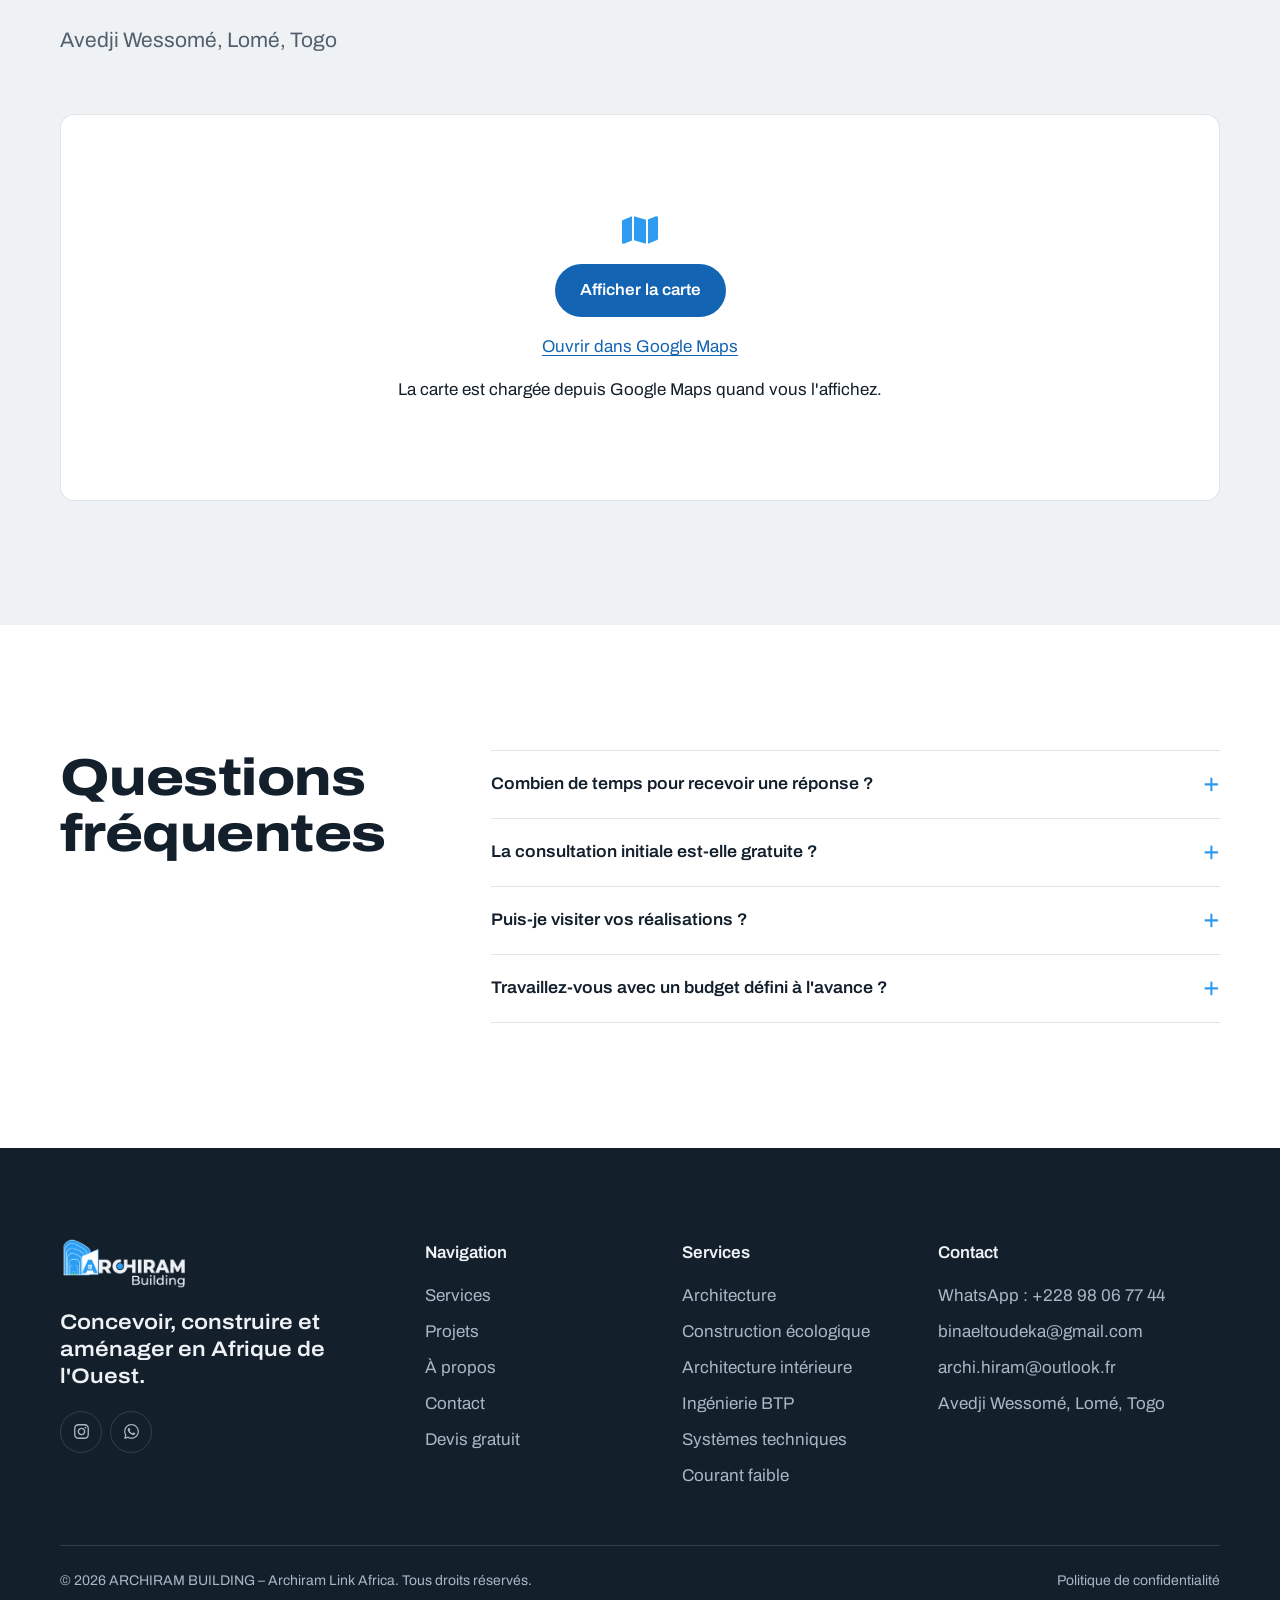
<file: contact.html>
<!DOCTYPE html>
<html lang="fr">
<head>
  <meta charset="UTF-8">
  <meta name="viewport" content="width=device-width, initial-scale=1.0">
  <title data-i18n="meta_title">Contact – ARCHIRAM BUILDING, Lomé</title>
  <meta name="description" content="Contactez ARCHIRAM BUILDING sur WhatsApp (+228 98 06 77 44) ou par email. Avedji Wessomé, Lomé, Togo. Réponse sous 24 heures." data-i18n-attr="content:meta_desc">
  <link rel="canonical" href="https://VOTRE-DOMAINE.com/contact.html">
  <meta property="og:type" content="website">
  <meta property="og:site_name" content="ARCHIRAM BUILDING">
  <meta property="og:url" content="https://VOTRE-DOMAINE.com/contact.html">
  <meta property="og:title" content="Contact – ARCHIRAM BUILDING, Lomé" data-i18n-attr="content:meta_title">
  <meta property="og:description" content="Contactez ARCHIRAM BUILDING sur WhatsApp (+228 98 06 77 44) ou par email. Avedji Wessomé, Lomé, Togo. Réponse sous 24 heures." data-i18n-attr="content:meta_desc">
  <meta property="og:image" content="https://VOTRE-DOMAINE.com/assets/img/immeuble-facade.webp">
  <meta property="og:locale" content="fr_FR">
  <meta property="og:locale:alternate" content="en_US">
  <meta name="twitter:card" content="summary_large_image">

  <link rel="preconnect" href="https://fonts.googleapis.com">
  <link rel="preconnect" href="https://fonts.gstatic.com" crossorigin>
  <link href="https://fonts.googleapis.com/css2?family=Archivo:wdth,wght@62..125,100..900&display=swap" rel="stylesheet">
  <link rel="stylesheet" href="style.css">
  <link rel="icon" type="image/png" sizes="192x192" href="assets/icon-192.png">
  <link rel="apple-touch-icon" href="assets/icon-192.png">
  <link rel="manifest" href="site.webmanifest">
  <meta name="theme-color" content="#13202C">
  <script type="application/ld+json">
{
  "@context": "https://schema.org",
  "@type": "GeneralContractor",
  "name": "ARCHIRAM BUILDING",
  "alternateName": "Archiram Link Africa",
  "url": "https://VOTRE-DOMAINE.com/",
  "logo": "https://VOTRE-DOMAINE.com/assets/logo.png",
  "image": "https://VOTRE-DOMAINE.com/assets/img/immeuble-facade.webp",
  "description": "Architecture, construction, aménagement intérieur et systèmes techniques à Lomé et en Afrique de l'Ouest.",
  "telephone": "+228 98 06 77 44",
  "email": "binaeltoudeka@gmail.com",
  "foundingDate": "2024-07",
  "address": {
    "@type": "PostalAddress",
    "streetAddress": "Avedji Wessomé",
    "addressLocality": "Lomé",
    "addressCountry": "TG"
  },
  "areaServed": [
    "Togo",
    "Ghana",
    "Bénin"
  ],
  "openingHoursSpecification": [
    {
      "@type": "OpeningHoursSpecification",
      "dayOfWeek": [
        "Monday",
        "Tuesday",
        "Wednesday",
        "Thursday"
      ],
      "opens": "08:00",
      "closes": "18:00"
    },
    {
      "@type": "OpeningHoursSpecification",
      "dayOfWeek": "Friday",
      "opens": "08:00",
      "closes": "17:00"
    },
    {
      "@type": "OpeningHoursSpecification",
      "dayOfWeek": "Saturday",
      "opens": "09:00",
      "closes": "14:00"
    }
  ],
  "sameAs": [
    "https://www.instagram.com/alabuilding.tg"
  ]
}
  </script>
</head>
<body>

<a class="skip" href="#main" data-i18n="skip">Aller au contenu</a>

<header id="navbar">
  <nav class="wrap nav-wrap" aria-label="Navigation principale" data-i18n-attr="aria-label:nav_label">
    <a href="index.html" class="nav-brand" aria-label="ARCHIRAM BUILDING, accueil" data-i18n-attr="aria-label:home_label">
      <img src="assets/logo.png" alt="ARCHIRAM BUILDING" width="125" height="48">
    </a>
    <ul class="nav-menu" id="navLinks">
      <li><a href="index.html" class="nav-item" data-i18n="nav_home">Accueil</a></li>
      <li><a href="services.html" class="nav-item" data-i18n="nav_services">Services</a></li>
      <li><a href="projects.html" class="nav-item" data-i18n="nav_projects">Projets</a></li>
      <li><a href="about.html" class="nav-item" data-i18n="nav_about">À propos</a></li>
      <li><a href="contact.html" class="nav-item active" aria-current="page" data-i18n="nav_contact">Contact</a></li>
      <li class="nav-mobile-cta"><a href="devis.html" class="btn btn-primary" data-from="menu"><span data-i18n="nav_cta">Devis gratuit</span></a></li>
    </ul>
    <div class="nav-controls">
      <button class="ctrl-btn" id="langToggle" type="button" aria-label="Changer de langue / Switch language"><span id="langLabel">EN</span></button>
      <a href="devis.html" class="btn btn-primary nav-quote" data-from="header"><span data-i18n="nav_cta">Devis gratuit</span></a>
      <button class="nav-burger" id="hamburger" type="button" aria-label="Menu" aria-controls="navLinks" aria-expanded="false" data-i18n-attr="aria-label:menu_label">
        <span></span><span></span><span></span>
      </button>
    </div>
  </nav>
</header>

<main id="main">
<section class="page-head" aria-labelledby="pageTitle">
  <div class="wrap">
    <nav class="crumbs" aria-label="Fil d'Ariane" data-i18n-attr="aria-label:crumb_label">
        <a href="index.html" data-i18n="crumb_home">Accueil</a>
        <svg class="ic" aria-hidden="true"><use href="assets/icons.svg#i-chevron-right"></use></svg>
        <span aria-current="page" data-i18n="nav_contact">Contact</span>
      </nav>
    <h1 id="pageTitle" data-i18n="pg_title">Nous contacter</h1>
    <p class="page-lead" data-i18n="pg_lead">WhatsApp est le moyen le plus rapide de nous joindre. Nous répondons à chaque message sous 24 heures ouvrées.</p>
  </div>
</section>

<section class="sec sec-tight" aria-label="Coordonnées et formulaire">
  <div class="wrap contact-layout">
    <div class="contact-info reveal">
      <ul class="contact-list">
        <li>
          <svg class="ic" aria-hidden="true"><use href="assets/icons.svg#i-whatsapp"></use></svg>
          <div>
            <strong>WhatsApp</strong>
            <a href="https://wa.me/22898067744" target="_blank" rel="noopener" data-from="contact-list">+228 98 06 77 44</a>
            <a class="sub-link" href="tel:+22898067744" data-i18n="cd_call">Ou appeler ce numéro</a>
            <span class="open-state" data-open-state>Fermé — réponse dès la réouverture</span>
          </div>
        </li>
        <li>
          <svg class="ic" aria-hidden="true"><use href="assets/icons.svg#i-envelope"></use></svg>
          <div>
            <strong data-i18n="cd_email">Email</strong>
            <a href="mailto:binaeltoudeka@gmail.com">binaeltoudeka@gmail.com</a>
            <a href="mailto:archi.hiram@outlook.fr">archi.hiram@outlook.fr</a>
          </div>
        </li>
        <li>
          <svg class="ic" aria-hidden="true"><use href="assets/icons.svg#i-location-dot"></use></svg>
          <div>
            <strong data-i18n="cd_addr">Adresse</strong>
            <a href="https://www.google.com/maps/search/?api=1&query=Avedji%20Wessom%C3%A9%2C%20Lom%C3%A9%2C%20Togo" target="_blank" rel="noopener">Avedji Wessomé, Lomé, Togo</a>
          </div>
        </li>
        <li>
          <svg class="ic" aria-hidden="true"><use href="assets/icons.svg#i-instagram"></use></svg>
          <div><strong>Instagram</strong><a href="https://www.instagram.com/alabuilding.tg" target="_blank" rel="noopener">@alabuilding.tg</a></div>
        </li>
      </ul>
      <h2 class="side-title" data-i18n="hours_title">Horaires d'ouverture</h2>
      <table class="hours" id="hoursTable">
        <tbody>
          <tr data-day="1"><th scope="row" data-i18n="day0">Lundi</th><td data-i18n="hr0">8 h – 18 h</td></tr>
          <tr data-day="2"><th scope="row" data-i18n="day1">Mardi</th><td data-i18n="hr1">8 h – 18 h</td></tr>
          <tr data-day="3"><th scope="row" data-i18n="day2">Mercredi</th><td data-i18n="hr2">8 h – 18 h</td></tr>
          <tr data-day="4"><th scope="row" data-i18n="day3">Jeudi</th><td data-i18n="hr3">8 h – 18 h</td></tr>
          <tr data-day="5"><th scope="row" data-i18n="day4">Vendredi</th><td data-i18n="hr4">8 h – 17 h</td></tr>
          <tr data-day="6"><th scope="row" data-i18n="day5">Samedi</th><td data-i18n="hr5">9 h – 14 h</td></tr>
          <tr data-day="0"><th scope="row" data-i18n="day6">Dimanche</th><td data-i18n="hr6">Fermé</td></tr>
        </tbody>
      </table>
      <p class="hours-note" data-i18n="hours_note">Heure de Lomé (GMT).</p>
    </div>
    <div class="contact-form-box reveal">
      <div class="form-top">
        <h2 class="form-heading" data-i18n="form_title">Envoyez-nous un message</h2>
        <span class="form-badge" data-i18n="form_sub">Réponse sous 24 h</span>
      </div>
      <form data-wa-form novalidate>
        <div class="f-row">
          <div class="f-group">
            <label for="ct-name" data-i18n="f_name">Nom complet *</label>
            <input type="text" id="ct-name" name="name" required autocomplete="name">
          </div>
          <div class="f-group">
            <label for="ct-phone" data-i18n="f_phone">Téléphone *</label>
            <input type="tel" id="ct-phone" name="phone" required autocomplete="tel" placeholder="+228 XX XX XX XX">
          </div>
        </div>
        <div class="f-group">
          <label for="ct-email" data-i18n="f_email">Email</label>
          <input type="email" id="ct-email" name="email" autocomplete="email">
        </div>
        <div class="f-group">
          <label for="ct-type" data-i18n="f_type">Type de projet *</label>
          <select id="ct-type" name="type" required>
            <option value="" data-i18n="f_type_ph">Choisissez un type de projet</option>
            <option value="Architecture" data-i18n="f_t1">Architecture</option>
            <option value="Construction écologique" data-i18n="f_t2">Construction écologique</option>
            <option value="Architecture intérieure" data-i18n="f_t3">Architecture intérieure</option>
            <option value="Ingénierie BTP" data-i18n="f_t4">Ingénierie BTP</option>
            <option value="Finitions, rénovation et décoration" data-i18n="f_t5">Finitions, rénovation et décoration</option>
            <option value="Art écologique et upcycling" data-i18n="f_t6">Art écologique et upcycling</option>
            <option value="Location de matériel" data-i18n="f_t7">Location de matériel</option>
            <option value="Finitions ERP" data-i18n="f_t8">Finitions ERP</option>
            <option value="Systèmes techniques" data-i18n="f_t9">Systèmes techniques</option>
            <option value="Montage d&#x27;ascenseurs" data-i18n="f_t10">Montage d&#x27;ascenseurs</option>
            <option value="Informatique" data-i18n="f_t11">Informatique</option>
            <option value="Courant faible" data-i18n="f_t12">Courant faible</option>
            <option value="Autre" data-i18n="f_t13">Autre</option>
          </select>
        </div>
        <div class="f-group">
          <label for="ct-msg" data-i18n="f_msg">Message *</label>
          <textarea id="ct-msg" name="message" required rows="5" data-i18n="f_msg_ph" placeholder="Terrain, surface, délais, budget…"></textarea>
        </div>
        <button type="submit" class="btn btn-primary btn-full"><svg class="ic" aria-hidden="true"><use href="assets/icons.svg#i-whatsapp"></use></svg><span data-i18n="f_submit">Envoyer via WhatsApp</span></button>
        <p class="form-note" data-i18n="f_note">Le bouton ouvre WhatsApp avec votre message prérempli ; rien n'est envoyé tant que vous ne l'avez pas validé.</p>
      </form>
    </div>
  </div>
</section>

<section class="sec sec-chalk" aria-labelledby="mapTitle">
  <div class="wrap">
    <header class="sec-head reveal">
      <h2 id="mapTitle" data-i18n="map_title">Nous trouver</h2>
      <p>Avedji Wessomé, Lomé, Togo</p>
    </header>
    <div class="embed-box map-box reveal">
      <div class="map-facade">
        <svg class="ic map-ic" aria-hidden="true"><use href="assets/icons.svg#i-map"></use></svg>
        <button type="button" class="btn btn-primary" data-embed="https://www.google.com/maps?q=Avedji%20Wessom%C3%A9%2C%20Lom%C3%A9%2C%20Togo&z=15&output=embed" data-embed-title="Carte : Avedji Wessomé, Lomé" data-track="map_load"><span data-i18n="map_load">Afficher la carte</span></button>
        <a href="https://www.google.com/maps/search/?api=1&query=Avedji%20Wessom%C3%A9%2C%20Lom%C3%A9%2C%20Togo" target="_blank" rel="noopener"><span data-i18n="map_open">Ouvrir dans Google Maps</span></a>
        <p class="media-note" data-i18n="map_note">La carte est chargée depuis Google Maps quand vous l'affichez.</p>
      </div>
    </div>
  </div>
</section>

<section class="sec" aria-labelledby="faqTitle">
  <div class="wrap faq-layout">
    <header class="sec-head reveal"><h2 id="faqTitle" data-i18n="faq_title">Questions fréquentes</h2></header>
    <div class="faq-list reveal">
      <details class="faq-item">
        <summary><span data-i18n="cfq0">Combien de temps pour recevoir une réponse ?</span><svg class="ic" aria-hidden="true"><use href="assets/icons.svg#i-plus"></use></svg></summary>
        <p data-i18n="cfa0">Nous répondons à tous les messages dans un délai de 24 heures ouvrables. Pour les urgences, contactez-nous directement via WhatsApp au +228 98 06 77 44.</p>
      </details>
      <details class="faq-item">
        <summary><span data-i18n="cfq1">La consultation initiale est-elle gratuite ?</span><svg class="ic" aria-hidden="true"><use href="assets/icons.svg#i-plus"></use></svg></summary>
        <p data-i18n="cfa1">Oui, notre première consultation est entièrement gratuite et sans engagement. Elle dure environ 45 minutes et permet de définir ensemble les contours de votre projet.</p>
      </details>
      <details class="faq-item">
        <summary><span data-i18n="cfq2">Puis-je visiter vos réalisations ?</span><svg class="ic" aria-hidden="true"><use href="assets/icons.svg#i-plus"></use></svg></summary>
        <p data-i18n="cfa2">Oui, sur rendez-vous, nous organisons des visites de certains projets terminés avec l&#x27;accord des propriétaires. Contactez-nous pour planifier une visite.</p>
      </details>
      <details class="faq-item">
        <summary><span data-i18n="cfq3">Travaillez-vous avec un budget défini à l&#x27;avance ?</span><svg class="ic" aria-hidden="true"><use href="assets/icons.svg#i-plus"></use></svg></summary>
        <p data-i18n="cfa3">Absolument. Nous adaptons nos propositions architecturales et constructives à votre budget. Nous préférons vous présenter plusieurs scénarios pour que vous fassiez le meilleur choix.</p>
      </details>
    </div>
  </div>
</section>

</main>

<footer id="footer">
  <div class="wrap">
    <div class="foot-grid">
      <div class="foot-brand">
        <img src="assets/logo-on-dark.png" alt="ARCHIRAM BUILDING" width="130" height="50" loading="lazy">
        <p data-i18n="ft_tag">Concevoir, construire et aménager en Afrique de l'Ouest.</p>
        <div class="foot-socials">
          <a href="https://www.instagram.com/alabuilding.tg" target="_blank" rel="noopener" aria-label="Instagram"><svg class="ic" aria-hidden="true"><use href="assets/icons.svg#i-instagram"></use></svg></a>
          <a href="https://wa.me/22898067744" target="_blank" rel="noopener" aria-label="WhatsApp" data-from="footer"><svg class="ic" aria-hidden="true"><use href="assets/icons.svg#i-whatsapp"></use></svg></a>
        </div>
      </div>
      <div class="foot-col">
        <p class="foot-heading" data-i18n="footer_nav">Navigation</p>
        <ul>
          <li><a href="services.html" data-i18n="nav_services">Services</a></li>
          <li><a href="projects.html" data-i18n="nav_projects">Projets</a></li>
          <li><a href="about.html" data-i18n="nav_about">À propos</a></li>
          <li><a href="contact.html" data-i18n="nav_contact">Contact</a></li>
          <li><a href="devis.html" data-i18n="nav_cta" data-from="footer">Devis gratuit</a></li>
        </ul>
      </div>
      <div class="foot-col">
        <p class="foot-heading" data-i18n="footer_srv">Services</p>
        <ul>
          <li><a href="services.html#architecture" data-i18n="srv1_title">Architecture</a></li>
          <li><a href="services.html#construction-ecologique" data-i18n="srv2_title">Construction écologique</a></li>
          <li><a href="services.html#architecture-interieure" data-i18n="srv3_title">Architecture intérieure</a></li>
          <li><a href="services.html#ingenierie-btp" data-i18n="srv4_title">Ingénierie BTP</a></li>
          <li><a href="services.html#systemes-techniques" data-i18n="srv9_title">Systèmes techniques</a></li>
          <li><a href="services.html#courant-faible" data-i18n="srv12_title">Courant faible</a></li>
        </ul>
      </div>
      <div class="foot-col">
        <p class="foot-heading" data-i18n="footer_contact">Contact</p>
        <ul>
          <li><a href="https://wa.me/22898067744" target="_blank" rel="noopener" data-from="footer">WhatsApp : +228 98 06 77 44</a></li>
          <li><a href="mailto:binaeltoudeka@gmail.com">binaeltoudeka@gmail.com</a></li>
          <li><a href="mailto:archi.hiram@outlook.fr">archi.hiram@outlook.fr</a></li>
          <li><a href="https://www.google.com/maps/search/?api=1&query=Avedji%20Wessom%C3%A9%2C%20Lom%C3%A9%2C%20Togo" target="_blank" rel="noopener">Avedji Wessomé, Lomé, Togo</a></li>
        </ul>
      </div>
    </div>
    <div class="foot-bar">
      <p>© <span data-year>2026</span> ARCHIRAM BUILDING – Archiram Link Africa. <span data-i18n="footer_rights">Tous droits réservés.</span></p>
      <a href="politique-confidentialite.html" data-i18n="ft_privacy">Politique de confidentialité</a>
    </div>
  </div>
</footer>

<a href="https://wa.me/22898067744?text=Bonjour%20ARCHIRAM%20BUILDING%2C%20je%20voudrais%20des%20informations." class="wa-fab" target="_blank" rel="noopener" aria-label="WhatsApp" data-from="fab">
  <svg class="ic" aria-hidden="true"><use href="assets/icons.svg#i-whatsapp"></use></svg>
  <span class="wa-label" data-i18n="wa_tip">Discutons sur WhatsApp</span>
</a>
<button id="back-top" type="button" aria-label="Retour en haut" data-i18n-attr="aria-label:back_top"><svg class="ic" aria-hidden="true"><use href="assets/icons.svg#i-arrow-up"></use></svg></button>

<script>
/* Met en évidence le jour actuel (heure de Lomé) dans le tableau des horaires */
(function () { var r = document.querySelector('#hoursTable tr[data-day="' + new Date().getUTCDay() + '"]'); if (r) r.classList.add('today'); })();
</script>
<script>
/* Textes anglais de cette page (le français est dans le HTML) */
window.PAGE_LANG = {
  "en": {
    "meta_title": "Contact – ARCHIRAM BUILDING, Lomé",
    "meta_desc": "Contact ARCHIRAM BUILDING on WhatsApp (+228 98 06 77 44) or by email. Avedji Wessomé, Lomé, Togo. Reply within 24 hours.",
    "pg_title": "Contact us",
    "pg_lead": "WhatsApp is the fastest way to reach us. We reply to every message within 24 working hours.",
    "hours_title": "Opening hours",
    "hours_note": "Lomé time (GMT).",
    "map_title": "Find us",
    "map_load": "Show the map",
    "map_note": "The map is loaded from Google Maps when you display it.",
    "faq_title": "Frequently asked questions",
    "day0": "Monday",
    "hr0": "8 am – 6 pm",
    "day1": "Tuesday",
    "hr1": "8 am – 6 pm",
    "day2": "Wednesday",
    "hr2": "8 am – 6 pm",
    "day3": "Thursday",
    "hr3": "8 am – 6 pm",
    "day4": "Friday",
    "hr4": "8 am – 5 pm",
    "day5": "Saturday",
    "hr5": "9 am – 2 pm",
    "day6": "Sunday",
    "hr6": "Closed",
    "cfq0": "How long to receive a reply?",
    "cfa0": "We respond to all messages within 24 business hours. For urgent matters, contact us directly via WhatsApp at +228 98 06 77 44.",
    "cfq1": "Is the initial consultation free?",
    "cfa1": "Yes, our first consultation is completely free and without obligation. It lasts about 45 minutes and allows us to define the outlines of your project together.",
    "cfq2": "Can I visit your completed projects?",
    "cfa2": "Yes, by appointment, we organise visits to selected completed projects with the owners' consent. Contact us to schedule a visit.",
    "cfq3": "Do you work within a pre-defined budget?",
    "cfa3": "Absolutely. We adapt our architectural and construction proposals to your budget. We prefer to present several scenarios so you can make the best choice."
  }
};
</script>
<script src="script.js"></script>
</body>
</html>
</file>
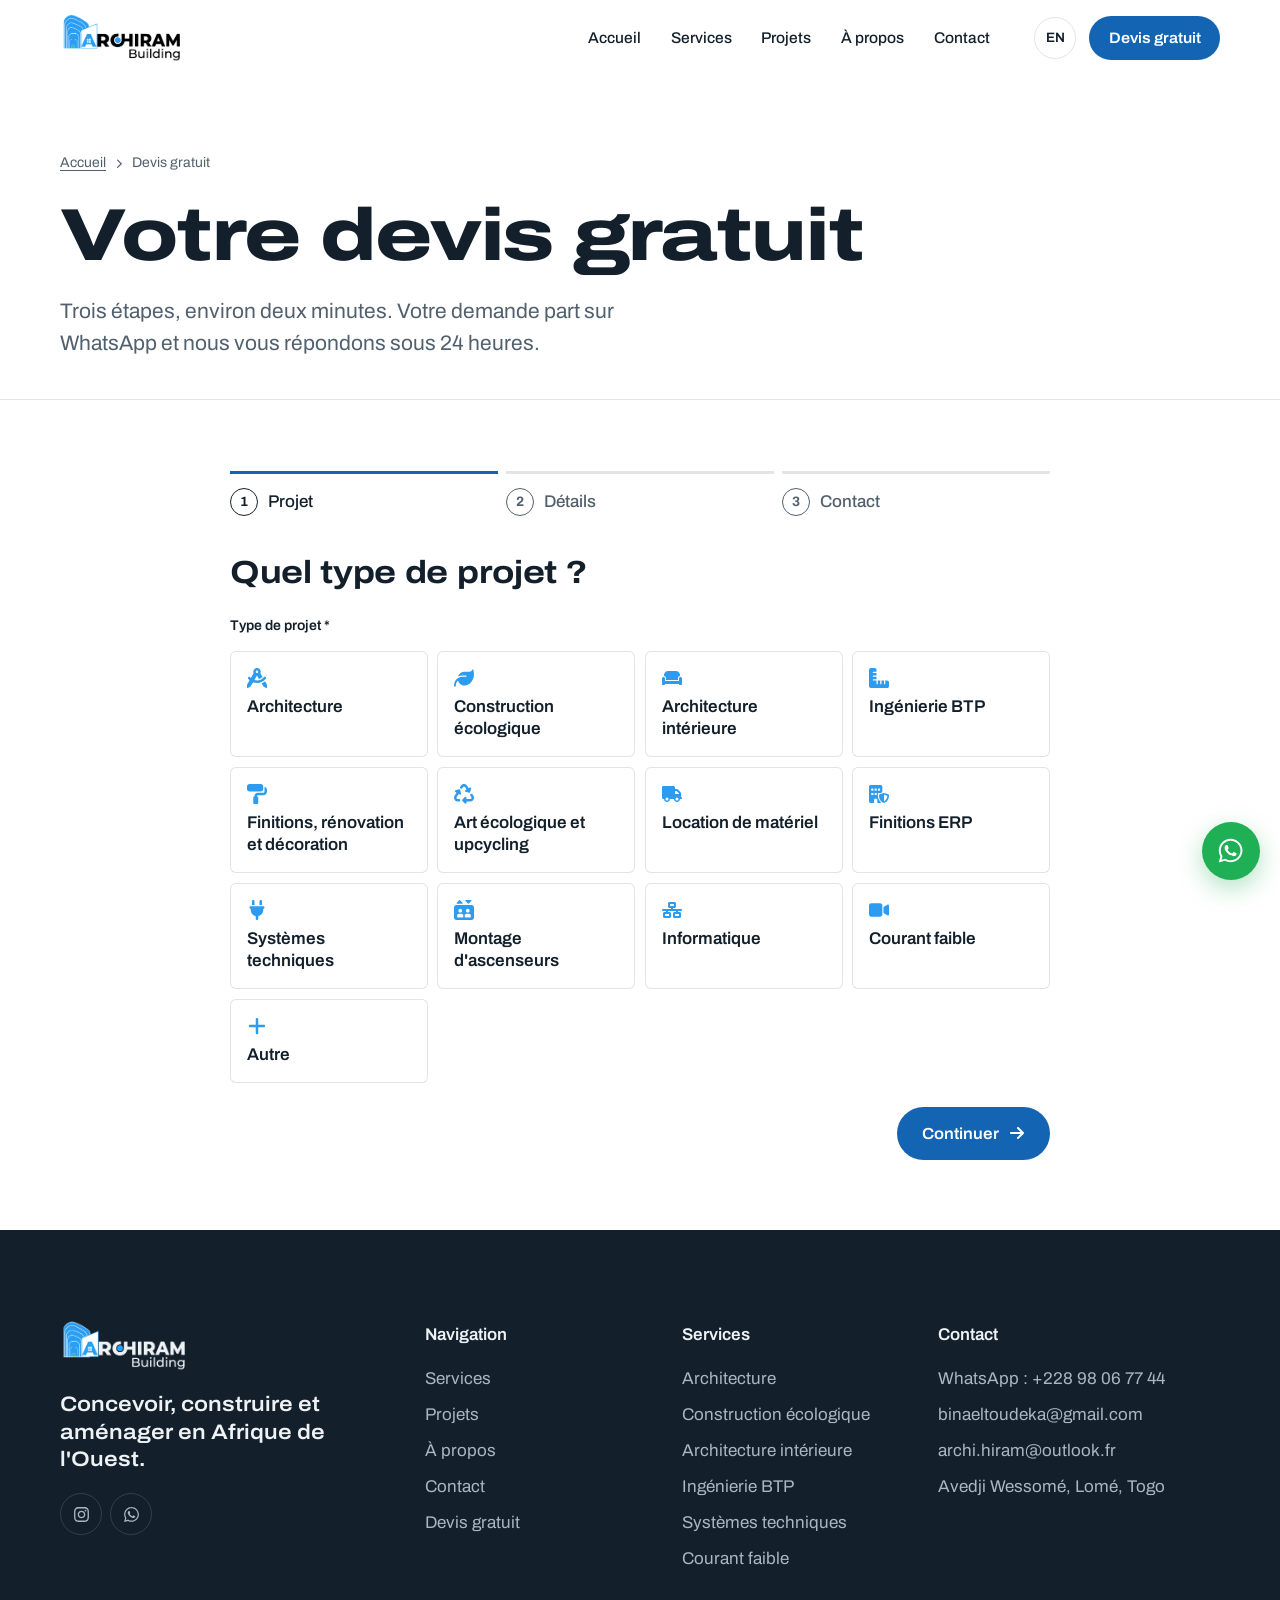
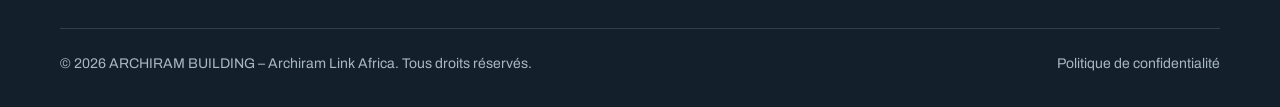
<file: devis.html>
<!DOCTYPE html>
<html lang="fr">
<head>
  <meta charset="UTF-8">
  <meta name="viewport" content="width=device-width, initial-scale=1.0">
  <title data-i18n="meta_title">Devis gratuit – ARCHIRAM BUILDING, Lomé</title>
  <meta name="description" content="Demandez un devis gratuit à ARCHIRAM BUILDING en trois étapes : type de projet, détails, coordonnées. Envoi par WhatsApp, réponse sous 24 heures." data-i18n-attr="content:meta_desc">
  <link rel="canonical" href="https://VOTRE-DOMAINE.com/devis.html">
  <meta property="og:type" content="website">
  <meta property="og:site_name" content="ARCHIRAM BUILDING">
  <meta property="og:url" content="https://VOTRE-DOMAINE.com/devis.html">
  <meta property="og:title" content="Devis gratuit – ARCHIRAM BUILDING, Lomé" data-i18n-attr="content:meta_title">
  <meta property="og:description" content="Demandez un devis gratuit à ARCHIRAM BUILDING en trois étapes : type de projet, détails, coordonnées. Envoi par WhatsApp, réponse sous 24 heures." data-i18n-attr="content:meta_desc">
  <meta property="og:image" content="https://VOTRE-DOMAINE.com/assets/img/immeuble-facade.webp">
  <meta property="og:locale" content="fr_FR">
  <meta property="og:locale:alternate" content="en_US">
  <meta name="twitter:card" content="summary_large_image">

  <link rel="preconnect" href="https://fonts.googleapis.com">
  <link rel="preconnect" href="https://fonts.gstatic.com" crossorigin>
  <link href="https://fonts.googleapis.com/css2?family=Archivo:wdth,wght@62..125,100..900&display=swap" rel="stylesheet">
  <link rel="stylesheet" href="style.css">
  <link rel="icon" type="image/png" sizes="192x192" href="assets/icon-192.png">
  <link rel="apple-touch-icon" href="assets/icon-192.png">
  <link rel="manifest" href="site.webmanifest">
  <meta name="theme-color" content="#13202C">
</head>
<body>

<a class="skip" href="#main" data-i18n="skip">Aller au contenu</a>

<header id="navbar">
  <nav class="wrap nav-wrap" aria-label="Navigation principale" data-i18n-attr="aria-label:nav_label">
    <a href="index.html" class="nav-brand" aria-label="ARCHIRAM BUILDING, accueil" data-i18n-attr="aria-label:home_label">
      <img src="assets/logo.png" alt="ARCHIRAM BUILDING" width="125" height="48">
    </a>
    <ul class="nav-menu" id="navLinks">
      <li><a href="index.html" class="nav-item" data-i18n="nav_home">Accueil</a></li>
      <li><a href="services.html" class="nav-item" data-i18n="nav_services">Services</a></li>
      <li><a href="projects.html" class="nav-item" data-i18n="nav_projects">Projets</a></li>
      <li><a href="about.html" class="nav-item" data-i18n="nav_about">À propos</a></li>
      <li><a href="contact.html" class="nav-item" data-i18n="nav_contact">Contact</a></li>
      <li class="nav-mobile-cta"><a href="devis.html" class="btn btn-primary" data-from="menu"><span data-i18n="nav_cta">Devis gratuit</span></a></li>
    </ul>
    <div class="nav-controls">
      <button class="ctrl-btn" id="langToggle" type="button" aria-label="Changer de langue / Switch language"><span id="langLabel">EN</span></button>
      <a href="devis.html" class="btn btn-primary nav-quote" data-from="header"><span data-i18n="nav_cta">Devis gratuit</span></a>
      <button class="nav-burger" id="hamburger" type="button" aria-label="Menu" aria-controls="navLinks" aria-expanded="false" data-i18n-attr="aria-label:menu_label">
        <span></span><span></span><span></span>
      </button>
    </div>
  </nav>
</header>

<main id="main">
<section class="page-head" aria-labelledby="pageTitle">
  <div class="wrap">
    <nav class="crumbs" aria-label="Fil d'Ariane" data-i18n-attr="aria-label:crumb_label">
        <a href="index.html" data-i18n="crumb_home">Accueil</a>
        <svg class="ic" aria-hidden="true"><use href="assets/icons.svg#i-chevron-right"></use></svg>
        <span aria-current="page" data-i18n="crumb_q">Devis gratuit</span>
      </nav>
    <h1 id="pageTitle" data-i18n="pg_title">Votre devis gratuit</h1>
    <p class="page-lead" data-i18n="pg_lead">Trois étapes, environ deux minutes. Votre demande part sur WhatsApp et nous vous répondons sous 24 heures.</p>
  </div>
</section>

<section class="sec sec-tight" aria-label="Demande de devis">
  <div class="wrap q-wrap">
    <ol class="q-progress" aria-label="Étapes" data-i18n-attr="aria-label:q_progress">
      <li class="active" aria-current="step"><span class="q-n">1</span><span data-i18n="q_s1">Projet</span></li>
      <li><span class="q-n">2</span><span data-i18n="q_s2">Détails</span></li>
      <li><span class="q-n">3</span><span data-i18n="q_s3">Contact</span></li>
    </ol>

    <form id="quoteForm" class="q-form" novalidate>
      <div class="q-step">
        <h2 data-i18n="s1_title">Quel type de projet ?</h2>
        <fieldset class="q-options" data-required data-summary>
          <legend data-i18n="s1_legend">Type de projet *</legend>
          <label class="q-opt">
            <input type="radio" name="type" value="Architecture">
            <span class="q-opt-box"><svg class="ic" aria-hidden="true"><use href="assets/icons.svg#i-compass-drafting"></use></svg><span class="q-opt-title" data-i18n="f_t1">Architecture</span></span>
          </label>
          <label class="q-opt">
            <input type="radio" name="type" value="Construction écologique">
            <span class="q-opt-box"><svg class="ic" aria-hidden="true"><use href="assets/icons.svg#i-leaf"></use></svg><span class="q-opt-title" data-i18n="f_t2">Construction écologique</span></span>
          </label>
          <label class="q-opt">
            <input type="radio" name="type" value="Architecture intérieure">
            <span class="q-opt-box"><svg class="ic" aria-hidden="true"><use href="assets/icons.svg#i-couch"></use></svg><span class="q-opt-title" data-i18n="f_t3">Architecture intérieure</span></span>
          </label>
          <label class="q-opt">
            <input type="radio" name="type" value="Ingénierie BTP">
            <span class="q-opt-box"><svg class="ic" aria-hidden="true"><use href="assets/icons.svg#i-ruler-combined"></use></svg><span class="q-opt-title" data-i18n="f_t4">Ingénierie BTP</span></span>
          </label>
          <label class="q-opt">
            <input type="radio" name="type" value="Finitions, rénovation et décoration">
            <span class="q-opt-box"><svg class="ic" aria-hidden="true"><use href="assets/icons.svg#i-paint-roller"></use></svg><span class="q-opt-title" data-i18n="f_t5">Finitions, rénovation et décoration</span></span>
          </label>
          <label class="q-opt">
            <input type="radio" name="type" value="Art écologique et upcycling">
            <span class="q-opt-box"><svg class="ic" aria-hidden="true"><use href="assets/icons.svg#i-recycle"></use></svg><span class="q-opt-title" data-i18n="f_t6">Art écologique et upcycling</span></span>
          </label>
          <label class="q-opt">
            <input type="radio" name="type" value="Location de matériel">
            <span class="q-opt-box"><svg class="ic" aria-hidden="true"><use href="assets/icons.svg#i-truck"></use></svg><span class="q-opt-title" data-i18n="f_t7">Location de matériel</span></span>
          </label>
          <label class="q-opt">
            <input type="radio" name="type" value="Finitions ERP">
            <span class="q-opt-box"><svg class="ic" aria-hidden="true"><use href="assets/icons.svg#i-building-shield"></use></svg><span class="q-opt-title" data-i18n="f_t8">Finitions ERP</span></span>
          </label>
          <label class="q-opt">
            <input type="radio" name="type" value="Systèmes techniques">
            <span class="q-opt-box"><svg class="ic" aria-hidden="true"><use href="assets/icons.svg#i-plug"></use></svg><span class="q-opt-title" data-i18n="f_t9">Systèmes techniques</span></span>
          </label>
          <label class="q-opt">
            <input type="radio" name="type" value="Montage d&#x27;ascenseurs">
            <span class="q-opt-box"><svg class="ic" aria-hidden="true"><use href="assets/icons.svg#i-elevator"></use></svg><span class="q-opt-title" data-i18n="f_t10">Montage d&#x27;ascenseurs</span></span>
          </label>
          <label class="q-opt">
            <input type="radio" name="type" value="Informatique">
            <span class="q-opt-box"><svg class="ic" aria-hidden="true"><use href="assets/icons.svg#i-network-wired"></use></svg><span class="q-opt-title" data-i18n="f_t11">Informatique</span></span>
          </label>
          <label class="q-opt">
            <input type="radio" name="type" value="Courant faible">
            <span class="q-opt-box"><svg class="ic" aria-hidden="true"><use href="assets/icons.svg#i-video"></use></svg><span class="q-opt-title" data-i18n="f_t12">Courant faible</span></span>
          </label>
          <label class="q-opt">
            <input type="radio" name="type" value="Autre">
            <span class="q-opt-box"><svg class="ic" aria-hidden="true"><use href="assets/icons.svg#i-plus"></use></svg><span class="q-opt-title" data-i18n="f_t13">Autre</span></span>
          </label>
        </fieldset>
        <p class="q-choice-err f-err" role="alert"></p>
        <div class="q-nav"><span></span><button type="button" class="btn btn-primary" data-next><span data-i18n="btn_next">Continuer</span><svg class="ic" aria-hidden="true"><use href="assets/icons.svg#i-arrow-right"></use></svg></button></div>
      </div>

      <div class="q-step" hidden>
        <h2 data-i18n="s2_title">Parlez-nous de votre projet</h2>
        <fieldset class="q-options q-options-wide" data-summary>
          <legend data-i18n="budget_legend">Budget estimé</legend>
          <label class="q-opt q-opt-wide">
            <input type="radio" name="budget" value="&lt; 5 M FCFA">
            <span class="q-opt-box"><span class="q-opt-title" data-i18n="b1">Moins de 5 M FCFA</span><span class="q-opt-desc" data-i18n="b1_d">Petit projet ou rénovation partielle</span></span>
          </label>
          <label class="q-opt q-opt-wide">
            <input type="radio" name="budget" value="5 – 15 M FCFA">
            <span class="q-opt-box"><span class="q-opt-title" data-i18n="b2">5 à 15 M FCFA</span><span class="q-opt-desc" data-i18n="b2_d">Maison individuelle ou appartement</span></span>
          </label>
          <label class="q-opt q-opt-wide">
            <input type="radio" name="budget" value="15 – 50 M FCFA">
            <span class="q-opt-box"><span class="q-opt-title" data-i18n="b3">15 à 50 M FCFA</span><span class="q-opt-desc" data-i18n="b3_d">Villa haut de gamme ou immeuble</span></span>
          </label>
          <label class="q-opt q-opt-wide">
            <input type="radio" name="budget" value="&gt; 50 M FCFA">
            <span class="q-opt-box"><span class="q-opt-title" data-i18n="b4">Plus de 50 M FCFA</span><span class="q-opt-desc" data-i18n="b4_d">Grand projet commercial ou complexe</span></span>
          </label>
          <label class="q-opt q-opt-wide">
            <input type="radio" name="budget" value="Je ne sais pas encore">
            <span class="q-opt-box"><span class="q-opt-title" data-i18n="b5">Je ne sais pas encore</span><span class="q-opt-desc" data-i18n="b5_d">Nous vous aiderons à l&#x27;estimer</span></span>
          </label>
        </fieldset>
        <div class="f-row">
          <div class="f-group">
            <label for="q-timeline" data-i18n="timeline_lbl">Quand souhaitez-vous démarrer ?</label>
            <select id="q-timeline" name="timeline">
            <option value="Immédiatement" data-i18n="tl1">Immédiatement</option>
            <option value="Dans 3 mois" data-i18n="tl2">Dans 3 mois</option>
            <option value="Dans 6 mois" data-i18n="tl3">Dans 6 mois</option>
            <option value="Dans un an ou plus" data-i18n="tl4">Dans un an ou plus</option>
            </select>
          </div>
          <div class="f-group">
            <label for="q-surface" data-i18n="surface_lbl">Surface approximative (m²)</label>
            <input type="number" id="q-surface" name="surface" min="1" inputmode="numeric" data-i18n="surface_ph" placeholder="ex. 250">
          </div>
        </div>
        <div class="f-group">
          <label for="q-desc" data-i18n="desc_lbl">Description du projet *</label>
          <textarea id="q-desc" name="description" rows="5" required data-i18n="desc_ph" placeholder="Terrain, nombre de pièces, style, contraintes, tout ce qui peut nous aider…"></textarea>
        </div>
        <div class="q-nav">
          <button type="button" class="btn btn-line" data-prev><svg class="ic" aria-hidden="true"><use href="assets/icons.svg#i-arrow-left"></use></svg><span data-i18n="btn_prev">Retour</span></button>
          <button type="button" class="btn btn-primary" data-next><span data-i18n="btn_next">Continuer</span><svg class="ic" aria-hidden="true"><use href="assets/icons.svg#i-arrow-right"></use></svg></button>
        </div>
      </div>

      <div class="q-step" hidden>
        <h2 data-i18n="s3_title">Comment vous joindre ?</h2>
        <div class="f-row">
          <div class="f-group">
            <label for="q-name" data-i18n="f_name">Nom complet *</label>
            <input type="text" id="q-name" name="name" required autocomplete="name">
          </div>
          <div class="f-group">
            <label for="q-phone" data-i18n="q_phone">Téléphone / WhatsApp *</label>
            <input type="tel" id="q-phone" name="phone" required autocomplete="tel" placeholder="+228 XX XX XX XX">
          </div>
        </div>
        <div class="f-row">
          <div class="f-group">
            <label for="q-email" data-i18n="f_email">Email</label>
            <input type="email" id="q-email" name="email" autocomplete="email">
          </div>
          <div class="f-group">
            <label for="q-city" data-i18n="q_city">Lieu du projet *</label>
            <input type="text" id="q-city" name="city" required data-i18n="q_city_ph" placeholder="ex. Adidogomé, Lomé">
          </div>
        </div>
        <div class="q-nav">
          <button type="button" class="btn btn-line" data-prev><svg class="ic" aria-hidden="true"><use href="assets/icons.svg#i-arrow-left"></use></svg><span data-i18n="btn_prev">Retour</span></button>
          <button type="submit" class="btn btn-primary"><svg class="ic" aria-hidden="true"><use href="assets/icons.svg#i-whatsapp"></use></svg><span data-i18n="btn_submit">Envoyer ma demande sur WhatsApp</span></button>
        </div>
        <p class="form-note" data-i18n="q_note">Le bouton ouvre WhatsApp avec votre demande préremplie ; rien n'est envoyé tant que vous ne l'avez pas validé.</p>
      </div>
    </form>

    <div class="q-done" id="quoteDone" hidden>
      <svg class="ic q-done-ic" aria-hidden="true"><use href="assets/icons.svg#i-check"></use></svg>
      <h2 tabindex="-1" data-i18n="ok_title">Votre demande est prête dans WhatsApp</h2>
      <p data-i18n="ok_sub">Validez l'envoi dans WhatsApp et nous vous répondons sous 24 heures. Si WhatsApp ne s'est pas ouvert, écrivez-nous directement au +228 98 06 77 44.</p>
      <div class="q-nav">
        <a href="index.html" class="btn btn-line"><span data-i18n="ok_home">Retour à l'accueil</span></a>
        <a href="https://wa.me/22898067744" class="btn btn-primary" target="_blank" rel="noopener" data-from="quote-done"><svg class="ic" aria-hidden="true"><use href="assets/icons.svg#i-whatsapp"></use></svg><span data-i18n="ok_wa">Ouvrir WhatsApp</span></a>
      </div>
    </div>
  </div>
</section>

</main>

<footer id="footer">
  <div class="wrap">
    <div class="foot-grid">
      <div class="foot-brand">
        <img src="assets/logo-on-dark.png" alt="ARCHIRAM BUILDING" width="130" height="50" loading="lazy">
        <p data-i18n="ft_tag">Concevoir, construire et aménager en Afrique de l'Ouest.</p>
        <div class="foot-socials">
          <a href="https://www.instagram.com/alabuilding.tg" target="_blank" rel="noopener" aria-label="Instagram"><svg class="ic" aria-hidden="true"><use href="assets/icons.svg#i-instagram"></use></svg></a>
          <a href="https://wa.me/22898067744" target="_blank" rel="noopener" aria-label="WhatsApp" data-from="footer"><svg class="ic" aria-hidden="true"><use href="assets/icons.svg#i-whatsapp"></use></svg></a>
        </div>
      </div>
      <div class="foot-col">
        <p class="foot-heading" data-i18n="footer_nav">Navigation</p>
        <ul>
          <li><a href="services.html" data-i18n="nav_services">Services</a></li>
          <li><a href="projects.html" data-i18n="nav_projects">Projets</a></li>
          <li><a href="about.html" data-i18n="nav_about">À propos</a></li>
          <li><a href="contact.html" data-i18n="nav_contact">Contact</a></li>
          <li><a href="devis.html" data-i18n="nav_cta" data-from="footer">Devis gratuit</a></li>
        </ul>
      </div>
      <div class="foot-col">
        <p class="foot-heading" data-i18n="footer_srv">Services</p>
        <ul>
          <li><a href="services.html#architecture" data-i18n="srv1_title">Architecture</a></li>
          <li><a href="services.html#construction-ecologique" data-i18n="srv2_title">Construction écologique</a></li>
          <li><a href="services.html#architecture-interieure" data-i18n="srv3_title">Architecture intérieure</a></li>
          <li><a href="services.html#ingenierie-btp" data-i18n="srv4_title">Ingénierie BTP</a></li>
          <li><a href="services.html#systemes-techniques" data-i18n="srv9_title">Systèmes techniques</a></li>
          <li><a href="services.html#courant-faible" data-i18n="srv12_title">Courant faible</a></li>
        </ul>
      </div>
      <div class="foot-col">
        <p class="foot-heading" data-i18n="footer_contact">Contact</p>
        <ul>
          <li><a href="https://wa.me/22898067744" target="_blank" rel="noopener" data-from="footer">WhatsApp : +228 98 06 77 44</a></li>
          <li><a href="mailto:binaeltoudeka@gmail.com">binaeltoudeka@gmail.com</a></li>
          <li><a href="mailto:archi.hiram@outlook.fr">archi.hiram@outlook.fr</a></li>
          <li><a href="https://www.google.com/maps/search/?api=1&query=Avedji%20Wessom%C3%A9%2C%20Lom%C3%A9%2C%20Togo" target="_blank" rel="noopener">Avedji Wessomé, Lomé, Togo</a></li>
        </ul>
      </div>
    </div>
    <div class="foot-bar">
      <p>© <span data-year>2026</span> ARCHIRAM BUILDING – Archiram Link Africa. <span data-i18n="footer_rights">Tous droits réservés.</span></p>
      <a href="politique-confidentialite.html" data-i18n="ft_privacy">Politique de confidentialité</a>
    </div>
  </div>
</footer>

<a href="https://wa.me/22898067744?text=Bonjour%20ARCHIRAM%20BUILDING%2C%20je%20voudrais%20des%20informations." class="wa-fab" target="_blank" rel="noopener" aria-label="WhatsApp" data-from="fab">
  <svg class="ic" aria-hidden="true"><use href="assets/icons.svg#i-whatsapp"></use></svg>
  <span class="wa-label" data-i18n="wa_tip">Discutons sur WhatsApp</span>
</a>
<button id="back-top" type="button" aria-label="Retour en haut" data-i18n-attr="aria-label:back_top"><svg class="ic" aria-hidden="true"><use href="assets/icons.svg#i-arrow-up"></use></svg></button>

<script>
/* Présélectionne le type de projet quand on arrive depuis la page Services (devis.html?type=…) */
(function () {
  var want = new URLSearchParams(location.search).get('type');
  if (!want) return;
  document.querySelectorAll('input[name="type"]').forEach(function (r) { if (r.value.toLowerCase() === want.toLowerCase()) r.checked = true; });
})();
</script>
<script>
/* Textes anglais de cette page (le français est dans le HTML) */
window.PAGE_LANG = {
  "en": {
    "meta_title": "Free quote – ARCHIRAM BUILDING, Lomé",
    "meta_desc": "Request a free quote from ARCHIRAM BUILDING in three steps: project type, details, contact. Sent through WhatsApp, reply within 24 hours.",
    "pg_title": "Your free quote",
    "pg_lead": "Three steps, about two minutes. Your request is sent through WhatsApp and we reply within 24 hours.",
    "crumb_q": "Free quote",
    "q_s1": "Project",
    "q_s2": "Details",
    "q_s3": "Contact",
    "q_progress": "Steps",
    "s1_title": "What kind of project?",
    "s1_legend": "Project type *",
    "s2_title": "Tell us about your project",
    "budget_legend": "Estimated budget",
    "timeline_lbl": "When would you like to start?",
    "surface_lbl": "Approximate area (m²)",
    "surface_ph": "e.g. 250",
    "desc_lbl": "Project description *",
    "desc_ph": "Plot, number of rooms, style, constraints, anything useful…",
    "s3_title": "How can we reach you?",
    "q_phone": "Phone / WhatsApp *",
    "q_city": "Project location *",
    "q_city_ph": "e.g. Adidogomé, Lomé",
    "btn_next": "Continue",
    "btn_prev": "Back",
    "btn_submit": "Send my request on WhatsApp",
    "q_note": "The button opens WhatsApp with your request filled in; nothing is sent until you confirm it there.",
    "ok_title": "Your request is ready in WhatsApp",
    "ok_sub": "Confirm sending in WhatsApp and we'll reply within 24 hours. If WhatsApp didn't open, message us directly on +228 98 06 77 44.",
    "ok_home": "Back to home",
    "ok_wa": "Open WhatsApp",
    "b1": "Under 5M FCFA",
    "b1_d": "Small project or partial renovation",
    "b2": "5M to 15M FCFA",
    "b2_d": "House or apartment",
    "b3": "15M to 50M FCFA",
    "b3_d": "High-end villa or apartment building",
    "b4": "Over 50M FCFA",
    "b4_d": "Large commercial project or complex",
    "b5": "I don't know yet",
    "b5_d": "We'll help you estimate it",
    "tl1": "Immediately",
    "tl2": "Within 3 months",
    "tl3": "Within 6 months",
    "tl4": "In a year or more"
  }
};
</script>
<script src="script.js"></script>
</body>
</html>
</file>
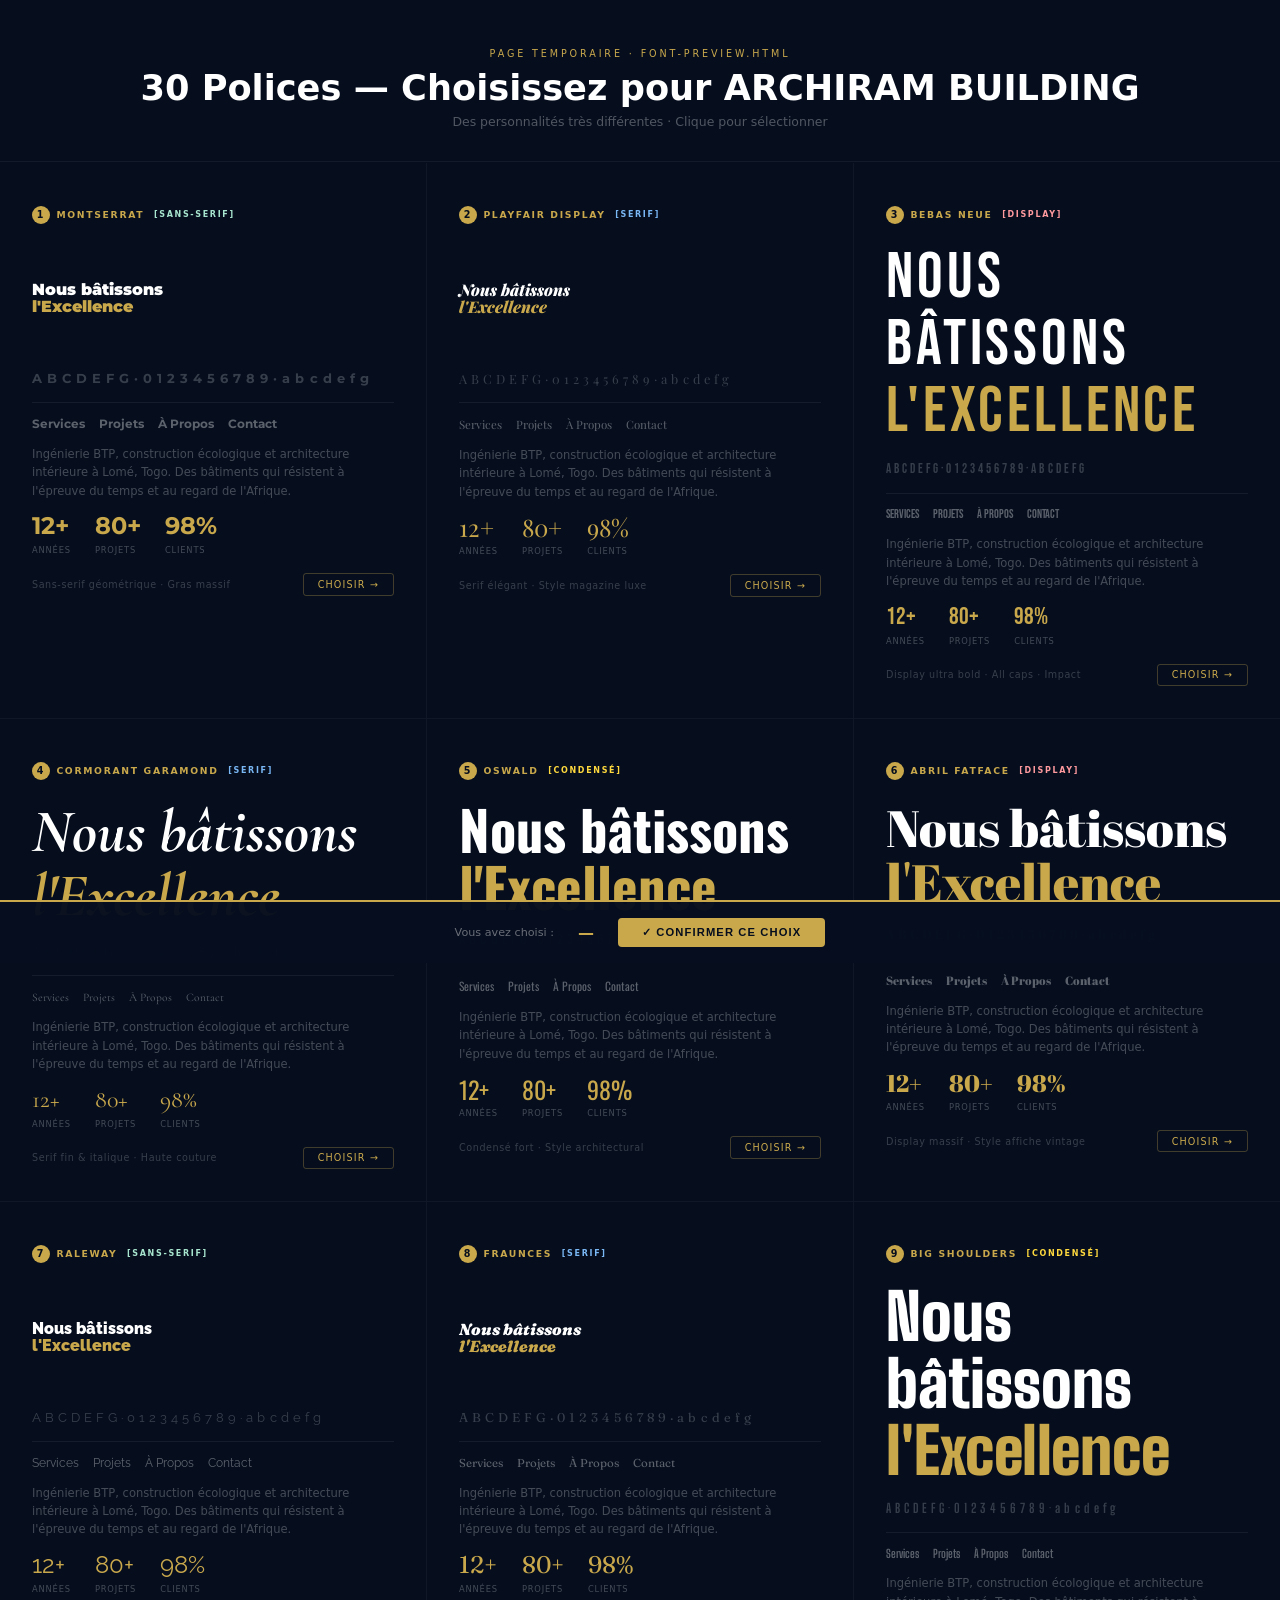
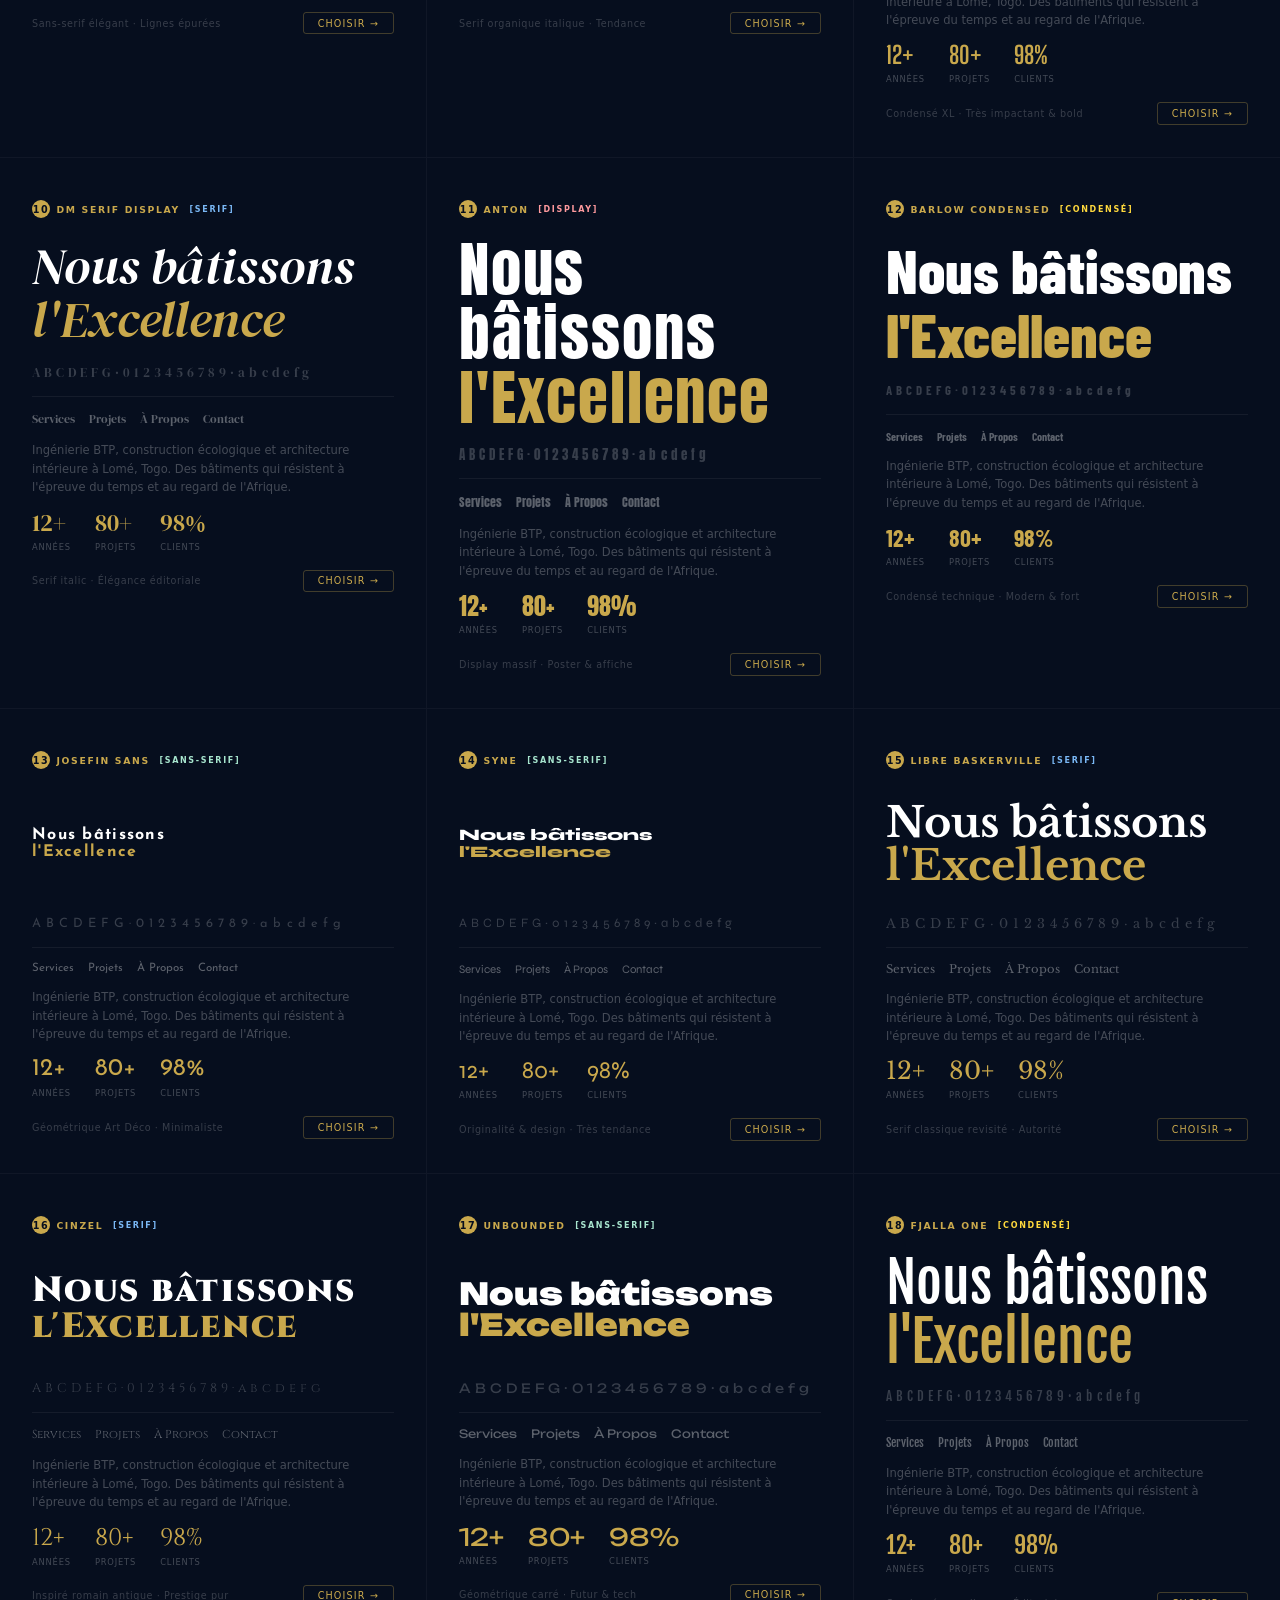
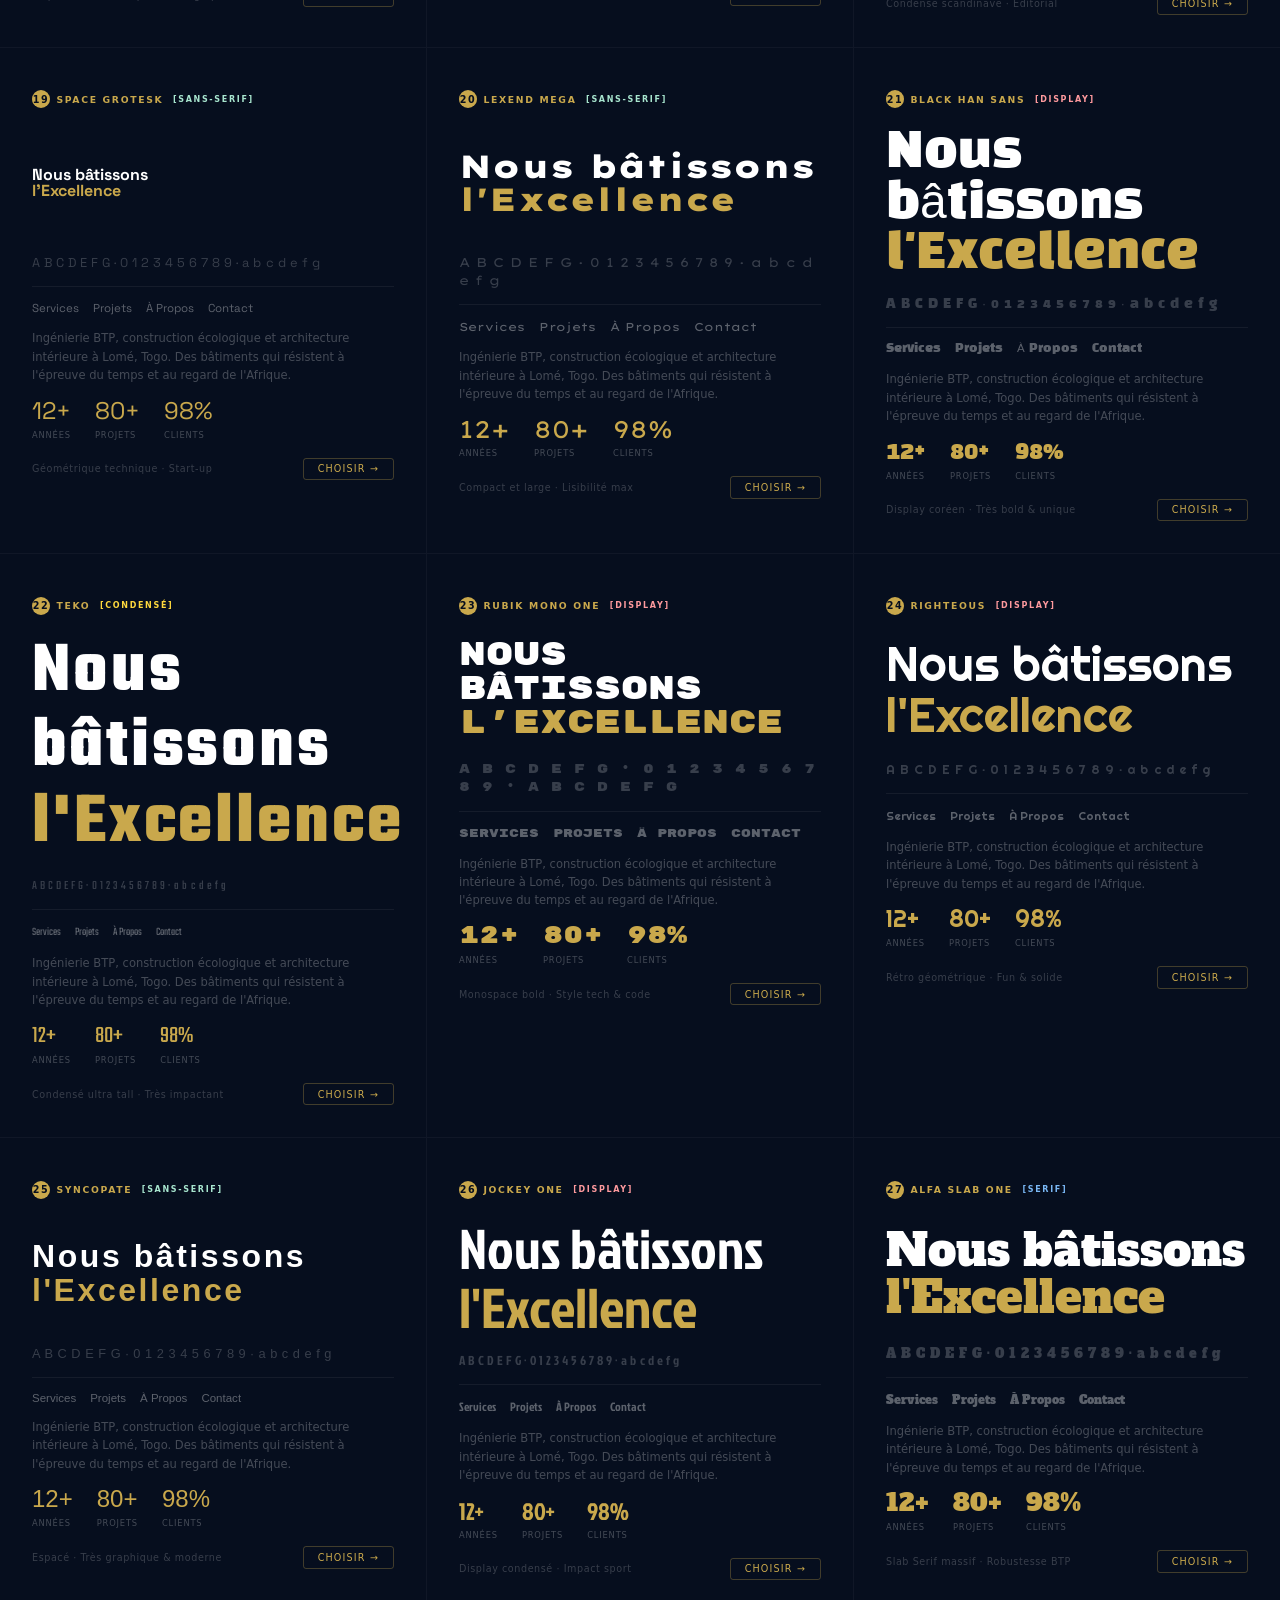
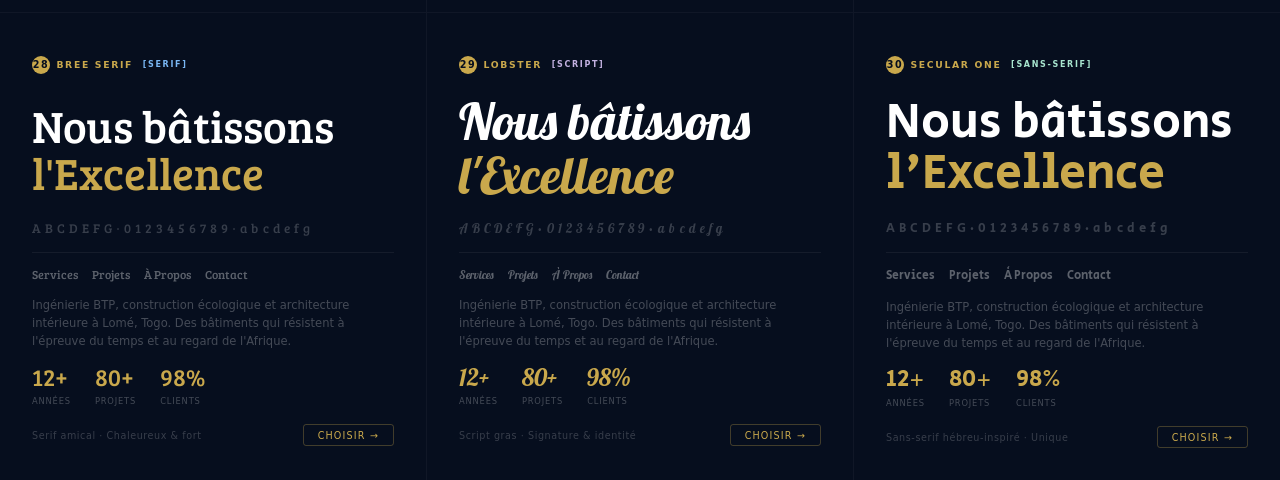
<file: font-preview.html>
<!DOCTYPE html>
<html lang="fr">
<head>
  <meta charset="UTF-8">
  <meta name="viewport" content="width=device-width, initial-scale=1.0">
  <title>Choix de Police — ARCHIRAM BUILDING</title>

  <link href="https://fonts.googleapis.com/css2?family=Montserrat:wght@900&family=Playfair+Display:wght@700;900&family=Bebas+Neue&family=Cormorant+Garamond:ital,wght@0,700;1,700&family=Oswald:wght@700&family=Abril+Fatface&family=Raleway:wght@900&family=Fraunces:ital,wght@0,900;1,900&family=Big+Shoulders+Display:wght@900&family=DM+Serif+Display:ital@0;1&display=swap" rel="stylesheet">

  <link href="https://fonts.googleapis.com/css2?family=Anton&family=Barlow+Condensed:wght@800&family=Josefin+Sans:wght@700&family=Syne:wght@800&family=Libre+Baskerville:wght@700&family=Cinzel:wght@700;900&family=Unbounded:wght@700;900&family=Fjalla+One&family=Space+Grotesk:wght@700&family=Lexend+Mega:wght@700;900&display=swap" rel="stylesheet">

  <link href="https://fonts.googleapis.com/css2?family=Black+Han+Sans&family=Teko:wght@700&family=Rubik+Mono+One&family=Righteous&family=Syncopate:wght@700&family=Jockey+One&family=Alfa+Slab+One&family=Bree+Serif&family=Lobster&family=Secular+One&display=swap" rel="stylesheet">

  <style>
    :root { --navy:#0B1C3A; --navy2:#0d2040; --gold:#C9A84C; }
    *,*::before,*::after { margin:0; padding:0; box-sizing:border-box; }

    body {
      background: #060E1E;
      color: #fff;
      font-family: 'Inter', system-ui, sans-serif;
      overflow-x: hidden;
    }

    /* HEADER */
    .site-header {
      text-align: center;
      padding: 3rem 2rem 2rem;
      border-bottom: 1px solid rgba(255,255,255,.05);
    }
    .site-header small {
      display: block;
      font-size: .6rem; letter-spacing: .3em;
      text-transform: uppercase; color: var(--gold);
      margin-bottom: .5rem;
    }
    .site-header h1 {
      font-size: clamp(1.4rem, 4vw, 2.2rem);
      font-weight: 700; color: #fff;
    }
    .site-header p { font-size: .78rem; color: rgba(255,255,255,.3); margin-top: .4rem; }

    /* GRID */
    .grid {
      display: grid;
      grid-template-columns: repeat(auto-fill, minmax(360px, 1fr));
      gap: 1px;
      background: rgba(255,255,255,.04);
      margin-top: 1px;
    }

    /* CARD */
    .card {
      background: #060E1E;
      padding: 2.5rem 2rem 2rem;
      cursor: pointer;
      position: relative;
      overflow: hidden;
      transition: background .3s;
      animation: fadeIn .5s ease both;
    }
    .card:hover { background: #0a1628; }
    .card.picked { background: #0d1f3a; outline: 2px solid var(--gold); z-index: 1; }

    @keyframes fadeIn { from{opacity:0;transform:translateY(16px)} to{opacity:1;transform:translateY(0)} }

    /* stagger */
    .card:nth-child(1) {animation-delay:.03s} .card:nth-child(2) {animation-delay:.06s}
    .card:nth-child(3) {animation-delay:.09s} .card:nth-child(4) {animation-delay:.12s}
    .card:nth-child(5) {animation-delay:.15s} .card:nth-child(6) {animation-delay:.18s}
    .card:nth-child(7) {animation-delay:.21s} .card:nth-child(8) {animation-delay:.24s}
    .card:nth-child(9) {animation-delay:.27s} .card:nth-child(10){animation-delay:.30s}
    .card:nth-child(11){animation-delay:.33s} .card:nth-child(12){animation-delay:.36s}
    .card:nth-child(13){animation-delay:.39s} .card:nth-child(14){animation-delay:.42s}
    .card:nth-child(15){animation-delay:.45s} .card:nth-child(16){animation-delay:.48s}
    .card:nth-child(17){animation-delay:.51s} .card:nth-child(18){animation-delay:.54s}
    .card:nth-child(19){animation-delay:.57s} .card:nth-child(20){animation-delay:.60s}
    .card:nth-child(21){animation-delay:.63s} .card:nth-child(22){animation-delay:.66s}
    .card:nth-child(23){animation-delay:.69s} .card:nth-child(24){animation-delay:.72s}
    .card:nth-child(25){animation-delay:.75s} .card:nth-child(26){animation-delay:.78s}
    .card:nth-child(27){animation-delay:.81s} .card:nth-child(28){animation-delay:.84s}
    .card:nth-child(29){animation-delay:.87s} .card:nth-child(30){animation-delay:.90s}

    /* gold left border on hover */
    .card::before {
      content:'';
      position: absolute; left:0; top:0; bottom:0; width:3px;
      background: var(--gold);
      transform: scaleY(0);
      transition: transform .35s cubic-bezier(.16,1,.3,1);
      transform-origin: bottom;
    }
    .card:hover::before, .card.picked::before { transform: scaleY(1); }

    /* badge */
    .badge {
      display: inline-flex; align-items: center; gap: .4rem;
      font-size: .58rem; font-weight: 700;
      letter-spacing: .18em; text-transform: uppercase;
      color: var(--gold); margin-bottom: 1.25rem;
    }
    .badge-num {
      background: var(--gold); color: #060E1E;
      width: 18px; height: 18px; border-radius: 50%;
      display: inline-flex; align-items: center; justify-content: center;
      font-size: .6rem; font-weight: 900;
    }

    /* BIG title */
    .big-title {
      line-height: 1.05;
      margin-bottom: 1rem;
      min-height: 110px;
      display: flex; flex-direction: column; justify-content: center;
    }
    .big-title .l1 { display:block; color:#fff; }
    .big-title .l2 { display:block; color: var(--gold); }

    /* alphabet specimen */
    .specimen {
      font-size: .8rem;
      color: rgba(255,255,255,.2);
      letter-spacing: .04em;
      margin-bottom: .875rem;
      line-height: 1.4;
    }

    /* divider */
    .divider { height:1px; background:rgba(255,255,255,.06); margin:.875rem 0; }

    /* mini nav */
    .mini-nav {
      display: flex; gap: .875rem; flex-wrap: wrap;
      margin-bottom: .875rem;
    }
    .mini-nav span { font-size: .72rem; color: rgba(255,255,255,.35); }
    .card:hover .mini-nav span { color: rgba(255,255,255,.65); }

    /* mini body */
    .mini-body {
      font-family: system-ui, sans-serif !important;
      font-size: .72rem; font-weight: 400;
      color: rgba(255,255,255,.25); line-height: 1.6;
      margin-bottom: .875rem;
    }

    /* stats row */
    .stats { display:flex; gap:1.5rem; margin-bottom:1rem; }
    .stat-n { font-size:1.5rem; color: var(--gold); line-height:1; display:block; }
    .stat-l { font-size:.52rem; color:rgba(255,255,255,.25); text-transform:uppercase; letter-spacing:.1em; }

    /* card footer */
    .card-foot {
      display: flex; align-items:center; justify-content:space-between;
      flex-wrap: wrap; gap:.5rem;
      margin-top:.5rem;
    }
    .font-tag { font-size:.6rem; color:rgba(255,255,255,.2); font-family:system-ui; letter-spacing:.06em; }
    .pick-btn {
      font-size:.6rem; letter-spacing:.12em; text-transform:uppercase;
      color: var(--gold); border:1px solid rgba(201,168,76,.3);
      padding:.3rem .875rem; border-radius:3px;
      transition: all .2s; background: transparent;
      cursor: pointer; font-family: system-ui;
    }
    .card:hover .pick-btn { background: var(--gold); color: #060E1E; border-color: var(--gold); }
    .card.picked .pick-btn { background: var(--gold); color: #060E1E; border-color: var(--gold); }

    /* ── BOTTOM BAR ── */
    .bar {
      position: fixed; bottom:0; left:0; right:0;
      background: rgba(6,14,30,.97);
      border-top: 2px solid var(--gold);
      padding: 1rem 2rem;
      display: flex; align-items:center; justify-content:center; gap:1.5rem;
      flex-wrap: wrap;
      transform: translateY(100%);
      transition: transform .4s cubic-bezier(.16,1,.3,1);
      z-index: 999;
    }
    .bar.show { transform: translateY(0); }
    .bar-label { font-size:.7rem; color:rgba(255,255,255,.4); }
    .bar-name { font-size:1rem; font-weight:700; color: var(--gold); }
    .bar-confirm {
      background: var(--gold); color: #060E1E;
      border: none; border-radius: 4px;
      padding: .5rem 1.5rem;
      font-size: .7rem; font-weight: 700; letter-spacing:.1em;
      text-transform: uppercase; cursor: pointer;
      transition: opacity .2s;
    }
    .bar-confirm:hover { opacity:.85; }

    /* ── FONTS APPLIED ── */
    /* Each card uses data-n, font applied via specific classes below */
    .f1  { font-family:'Montserrat',sans-serif; font-weight:900; }
    .f2  { font-family:'Playfair Display',serif; font-weight:900; font-style:italic; }
    .f3  { font-family:'Bebas Neue',sans-serif; letter-spacing:.06em; font-size:4rem !important; }
    .f4  { font-family:'Cormorant Garamond',serif; font-weight:700; font-style:italic; font-size:3.8rem !important; }
    .f5  { font-family:'Oswald',sans-serif; font-weight:700; font-size:3.4rem !important; }
    .f6  { font-family:'Abril Fatface',display; font-size:3.2rem !important; }
    .f7  { font-family:'Raleway',sans-serif; font-weight:900; }
    .f8  { font-family:'Fraunces',serif; font-weight:900; font-style:italic; }
    .f9  { font-family:'Big Shoulders Display',display; font-weight:900; font-size:4rem !important; }
    .f10 { font-family:'DM Serif Display',serif; font-style:italic; font-size:3.2rem !important; }
    .f11 { font-family:'Anton',sans-serif; letter-spacing:.03em; font-size:3.8rem !important; }
    .f12 { font-family:'Barlow Condensed',sans-serif; font-weight:800; font-size:3.8rem !important; }
    .f13 { font-family:'Josefin Sans',sans-serif; font-weight:700; letter-spacing:.08em; }
    .f14 { font-family:'Syne',sans-serif; font-weight:800; }
    .f15 { font-family:'Libre Baskerville',serif; font-weight:700; font-size:2.6rem !important; }
    .f16 { font-family:'Cinzel',serif; font-weight:900; letter-spacing:.05em; font-size:2.2rem !important; }
    .f17 { font-family:'Unbounded',sans-serif; font-weight:900; font-size:1.9rem !important; }
    .f18 { font-family:'Fjalla One',sans-serif; font-size:3.5rem !important; }
    .f19 { font-family:'Space Grotesk',sans-serif; font-weight:700; }
    .f20 { font-family:'Lexend Mega',sans-serif; font-weight:900; font-size:2rem !important; }
    .f21 { font-family:'Black Han Sans',sans-serif; font-size:3rem !important; }
    .f22 { font-family:'Teko',sans-serif; font-weight:700; font-size:4.5rem !important; letter-spacing:.04em; }
    .f23 { font-family:'Rubik Mono One',monospace; font-size:2rem !important; }
    .f24 { font-family:'Righteous',sans-serif; font-size:3rem !important; }
    .f25 { font-family:'Syncopate',sans-serif; font-weight:700; letter-spacing:.08em; font-size:2rem !important; }
    .f26 { font-family:'Jockey One',sans-serif; font-size:3.5rem !important; }
    .f27 { font-family:'Alfa Slab One',serif; font-size:2.8rem !important; }
    .f28 { font-family:'Bree Serif',serif; font-size:2.8rem !important; }
    .f29 { font-family:'Lobster',cursive; font-size:3.2rem !important; }
    .f30 { font-family:'Secular One',sans-serif; font-size:3rem !important; }

    /* small specimen uses same font */
    .sp1  { font-family:'Montserrat',sans-serif; font-weight:700; }
    .sp2  { font-family:'Playfair Display',serif; }
    .sp3  { font-family:'Bebas Neue',sans-serif; }
    .sp4  { font-family:'Cormorant Garamond',serif; }
    .sp5  { font-family:'Oswald',sans-serif; }
    .sp6  { font-family:'Abril Fatface',display; }
    .sp7  { font-family:'Raleway',sans-serif; }
    .sp8  { font-family:'Fraunces',serif; }
    .sp9  { font-family:'Big Shoulders Display',display; font-weight:700; }
    .sp10 { font-family:'DM Serif Display',serif; }
    .sp11 { font-family:'Anton',sans-serif; }
    .sp12 { font-family:'Barlow Condensed',sans-serif; font-weight:700; }
    .sp13 { font-family:'Josefin Sans',sans-serif; }
    .sp14 { font-family:'Syne',sans-serif; }
    .sp15 { font-family:'Libre Baskerville',serif; }
    .sp16 { font-family:'Cinzel',serif; }
    .sp17 { font-family:'Unbounded',sans-serif; }
    .sp18 { font-family:'Fjalla One',sans-serif; }
    .sp19 { font-family:'Space Grotesk',sans-serif; }
    .sp20 { font-family:'Lexend Mega',sans-serif; }
    .sp21 { font-family:'Black Han Sans',sans-serif; }
    .sp22 { font-family:'Teko',sans-serif; }
    .sp23 { font-family:'Rubik Mono One',monospace; }
    .sp24 { font-family:'Righteous',sans-serif; }
    .sp25 { font-family:'Syncopate',sans-serif; }
    .sp26 { font-family:'Jockey One',sans-serif; }
    .sp27 { font-family:'Alfa Slab One',serif; }
    .sp28 { font-family:'Bree Serif',serif; }
    .sp29 { font-family:'Lobster',cursive; }
    .sp30 { font-family:'Secular One',sans-serif; }
  </style>
</head>
<body>

<div class="site-header">
  <small>Page temporaire · font-preview.html</small>
  <h1>30 Polices — Choisissez pour ARCHIRAM BUILDING</h1>
  <p>Des personnalités très différentes · Clique pour sélectionner</p>
</div>

<div class="grid" id="grid"></div>

<!-- BOTTOM BAR -->
<div class="bar" id="bar">
  <span class="bar-label">Vous avez choisi :</span>
  <span class="bar-name" id="barName">—</span>
  <button class="bar-confirm" id="barConfirm">✓ Confirmer ce choix</button>
</div>

<script>
const fonts = [
  { n:1,  name:'Montserrat',         sub:'Sans-serif géométrique · Gras massif',   cat:'Sans-serif' },
  { n:2,  name:'Playfair Display',   sub:'Serif élégant · Style magazine luxe',    cat:'Serif' },
  { n:3,  name:'Bebas Neue',         sub:'Display ultra bold · All caps · Impact', cat:'Display' },
  { n:4,  name:'Cormorant Garamond', sub:'Serif fin & italique · Haute couture',   cat:'Serif' },
  { n:5,  name:'Oswald',             sub:'Condensé fort · Style architectural',    cat:'Condensé' },
  { n:6,  name:'Abril Fatface',      sub:'Display massif · Style affiche vintage', cat:'Display' },
  { n:7,  name:'Raleway',            sub:'Sans-serif élégant · Lignes épurées',   cat:'Sans-serif' },
  { n:8,  name:'Fraunces',           sub:'Serif organique italique · Tendance',    cat:'Serif' },
  { n:9,  name:'Big Shoulders',      sub:'Condensé XL · Très impactant & bold',   cat:'Condensé' },
  { n:10, name:'DM Serif Display',   sub:'Serif italic · Élégance éditoriale',    cat:'Serif' },
  { n:11, name:'Anton',              sub:'Display massif · Poster & affiche',      cat:'Display' },
  { n:12, name:'Barlow Condensed',   sub:'Condensé technique · Modern & fort',    cat:'Condensé' },
  { n:13, name:'Josefin Sans',       sub:'Géométrique Art Déco · Minimaliste',    cat:'Sans-serif' },
  { n:14, name:'Syne',               sub:'Originalité & design · Très tendance',  cat:'Sans-serif' },
  { n:15, name:'Libre Baskerville',  sub:'Serif classique revisité · Autorité',   cat:'Serif' },
  { n:16, name:'Cinzel',             sub:'Inspiré romain antique · Prestige pur', cat:'Serif' },
  { n:17, name:'Unbounded',          sub:'Géométrique carré · Futur & tech',       cat:'Sans-serif' },
  { n:18, name:'Fjalla One',         sub:'Condensé scandinave · Éditorial',       cat:'Condensé' },
  { n:19, name:'Space Grotesk',      sub:'Géométrique technique · Start-up',      cat:'Sans-serif' },
  { n:20, name:'Lexend Mega',        sub:'Compact et large · Lisibilité max',     cat:'Sans-serif' },
  { n:21, name:'Black Han Sans',     sub:'Display coréen · Très bold & unique',   cat:'Display' },
  { n:22, name:'Teko',               sub:'Condensé ultra tall · Très impactant',  cat:'Condensé' },
  { n:23, name:'Rubik Mono One',     sub:'Monospace bold · Style tech & code',    cat:'Display' },
  { n:24, name:'Righteous',          sub:'Rétro géométrique · Fun & solide',      cat:'Display' },
  { n:25, name:'Syncopate',          sub:'Espacé · Très graphique & moderne',     cat:'Sans-serif' },
  { n:26, name:'Jockey One',         sub:'Display condensé · Impact sport',       cat:'Display' },
  { n:27, name:'Alfa Slab One',      sub:'Slab Serif massif · Robustesse BTP',   cat:'Serif' },
  { n:28, name:'Bree Serif',         sub:'Serif amical · Chaleureux & fort',     cat:'Serif' },
  { n:29, name:'Lobster',            sub:'Script gras · Signature & identité',   cat:'Script' },
  { n:30, name:'Secular One',        sub:'Sans-serif hébreu-inspiré · Unique',   cat:'Sans-serif' },
];

const grid = document.getElementById('grid');
const bar  = document.getElementById('bar');
const barName = document.getElementById('barName');
const barConfirm = document.getElementById('barConfirm');
let picked = null;

fonts.forEach(f => {
  const n = f.n;
  const card = document.createElement('div');
  card.className = 'card';
  card.dataset.n = n;

  const catColors = { 'Serif':'#7ab8f5','Sans-serif':'#a8e6cf','Condensé':'#ffd93d','Display':'#ff9a9e','Script':'#c3b1e1' };
  const catColor = catColors[f.cat] || '#fff';

  card.innerHTML = `
    <div class="badge">
      <span class="badge-num">${n}</span>
      ${f.name}
      <span style="color:${catColor};font-size:.5rem;margin-left:.2rem">[${f.cat}]</span>
    </div>

    <div class="big-title">
      <span class="l1 f${n}">Nous bâtissons</span>
      <span class="l2 f${n}">l'Excellence</span>
    </div>

    <p class="specimen sp${n}">A B C D E F G · 0 1 2 3 4 5 6 7 8 9 · a b c d e f g</p>

    <div class="divider"></div>

    <div class="mini-nav sp${n}">
      <span>Services</span><span>Projets</span><span>À Propos</span><span>Contact</span>
    </div>

    <p class="mini-body">Ingénierie BTP, construction écologique et architecture intérieure à Lomé, Togo. Des bâtiments qui résistent à l'épreuve du temps et au regard de l'Afrique.</p>

    <div class="stats">
      <div><span class="stat-n sp${n}">12+</span><span class="stat-l">Années</span></div>
      <div><span class="stat-n sp${n}">80+</span><span class="stat-l">Projets</span></div>
      <div><span class="stat-n sp${n}">98%</span><span class="stat-l">Clients</span></div>
    </div>

    <div class="card-foot">
      <span class="font-tag">${f.sub}</span>
      <button class="pick-btn" onclick="selectCard(${n})">Choisir →</button>
    </div>
  `;

  card.addEventListener('click', () => selectCard(n));
  grid.appendChild(card);
});

function selectCard(n) {
  document.querySelectorAll('.card').forEach(c => c.classList.remove('picked'));
  const card = document.querySelector(`.card[data-n="${n}"]`);
  card.classList.add('picked');
  picked = n;
  const font = fonts.find(f => f.n === n);
  barName.textContent = `N°${String(n).padStart(2,'0')} — ${font.name}`;
  bar.classList.add('show');
  card.scrollIntoView({ behavior:'smooth', block:'center' });
}

barConfirm.addEventListener('click', () => {
  if (!picked) return;
  const font = fonts.find(f => f.n === picked);
  alert(`✅ Choix confirmé !\n\nPolice N°${String(picked).padStart(2,'0')} — ${font.name}\n\nDonne ce numéro et on l'applique sur tout le site !`);
});
</script>
</body>
</html>
</file>
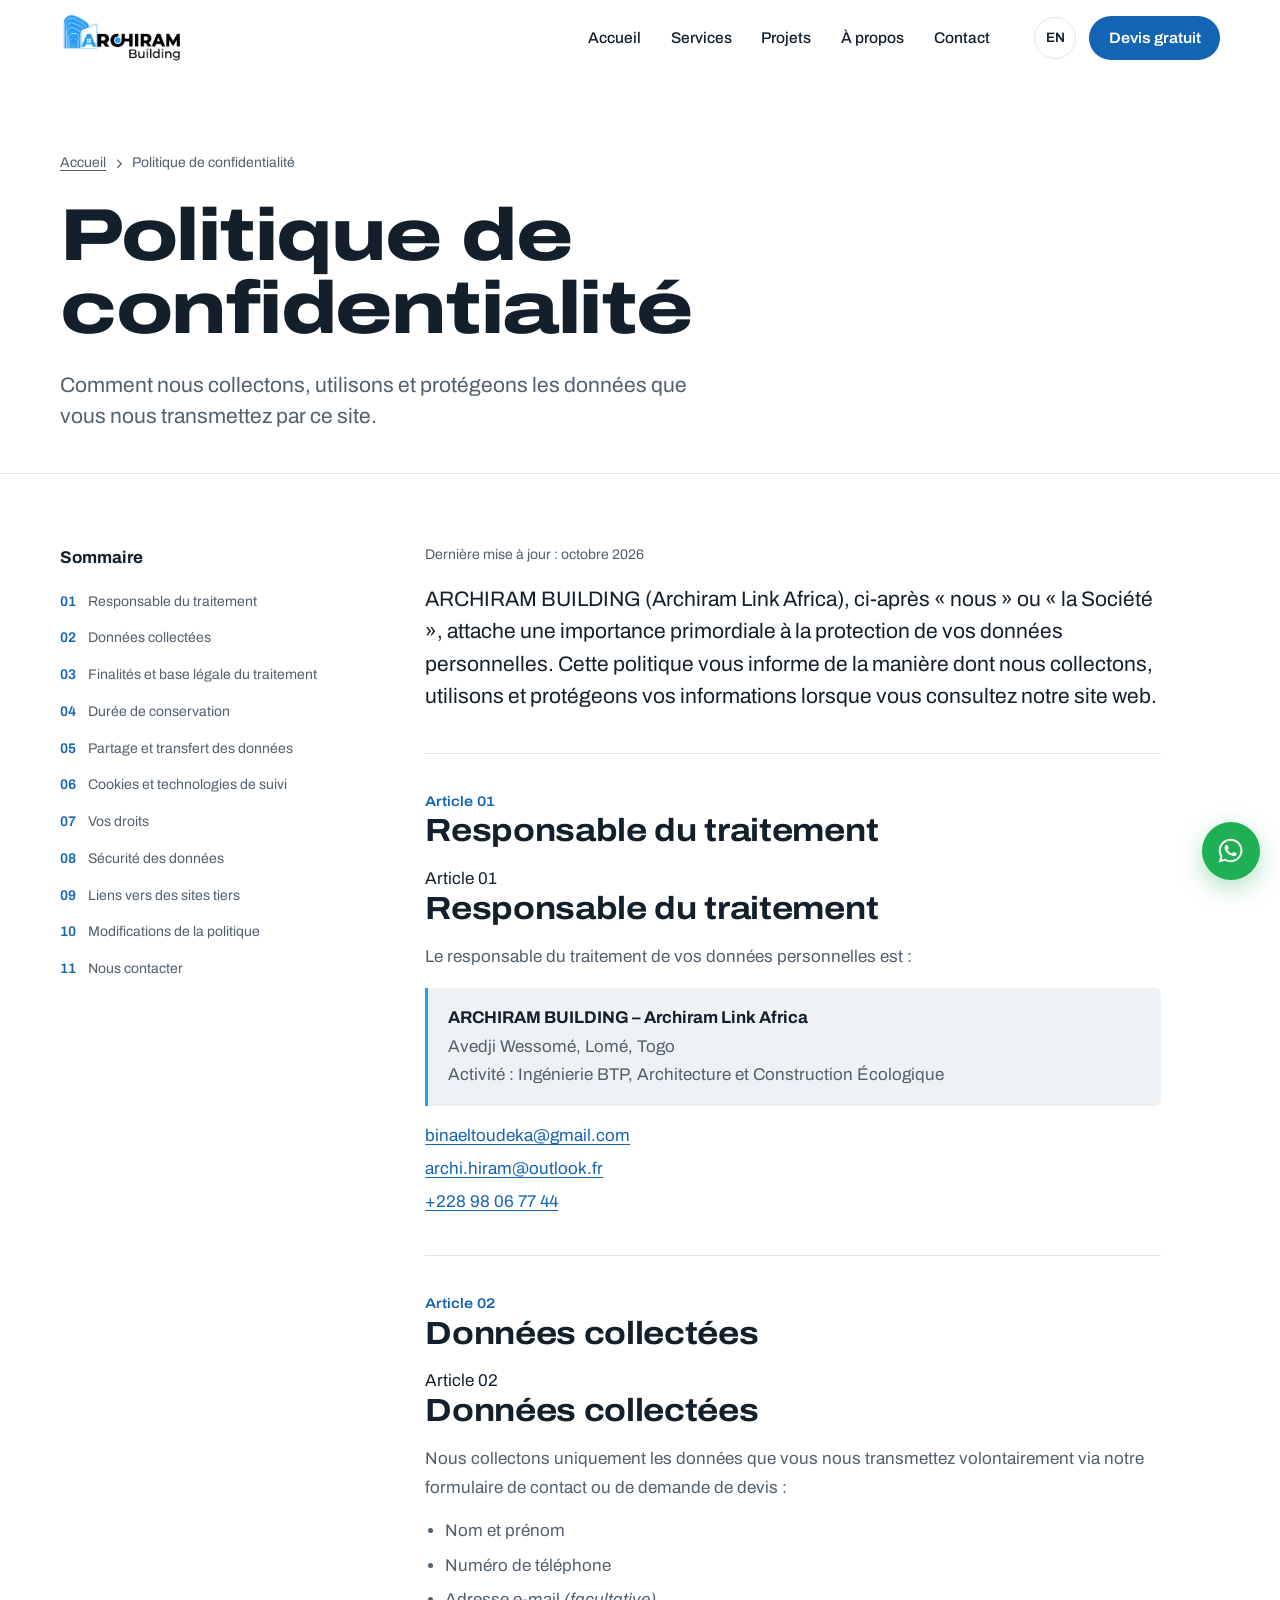
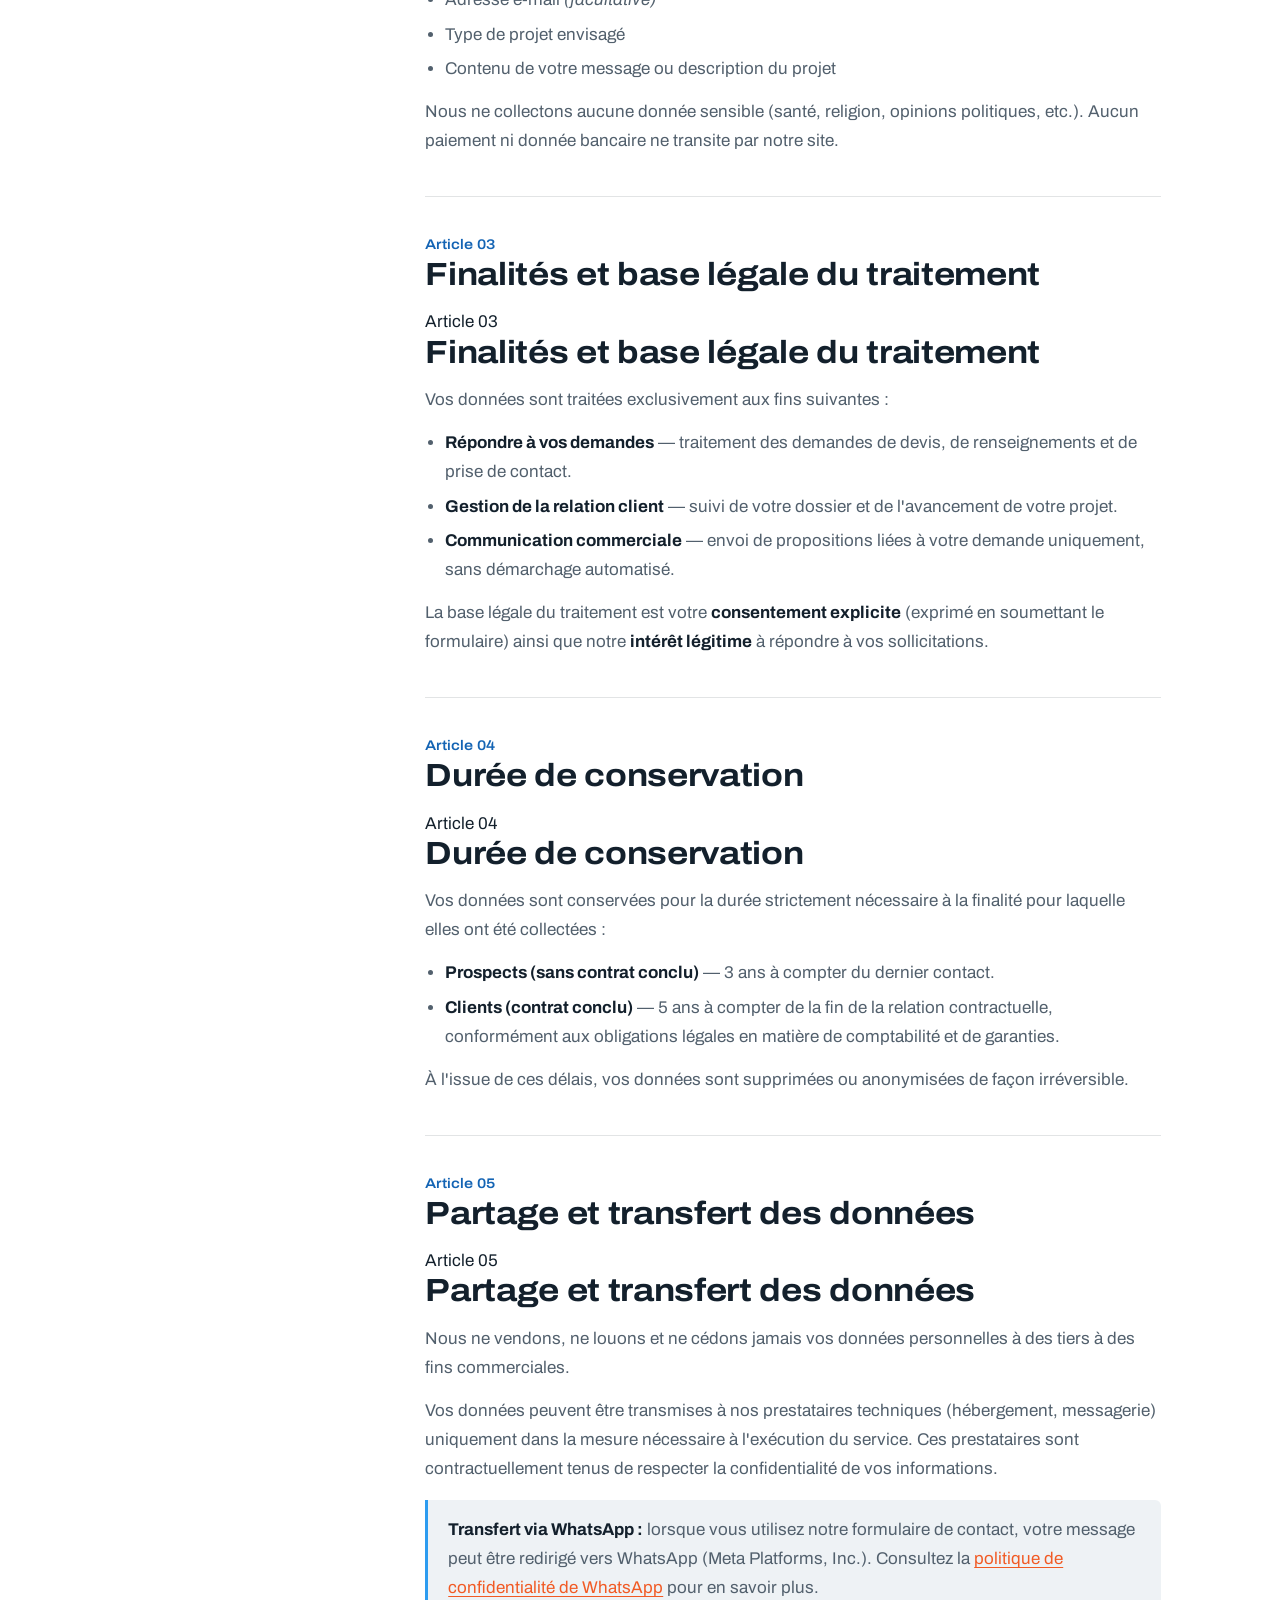
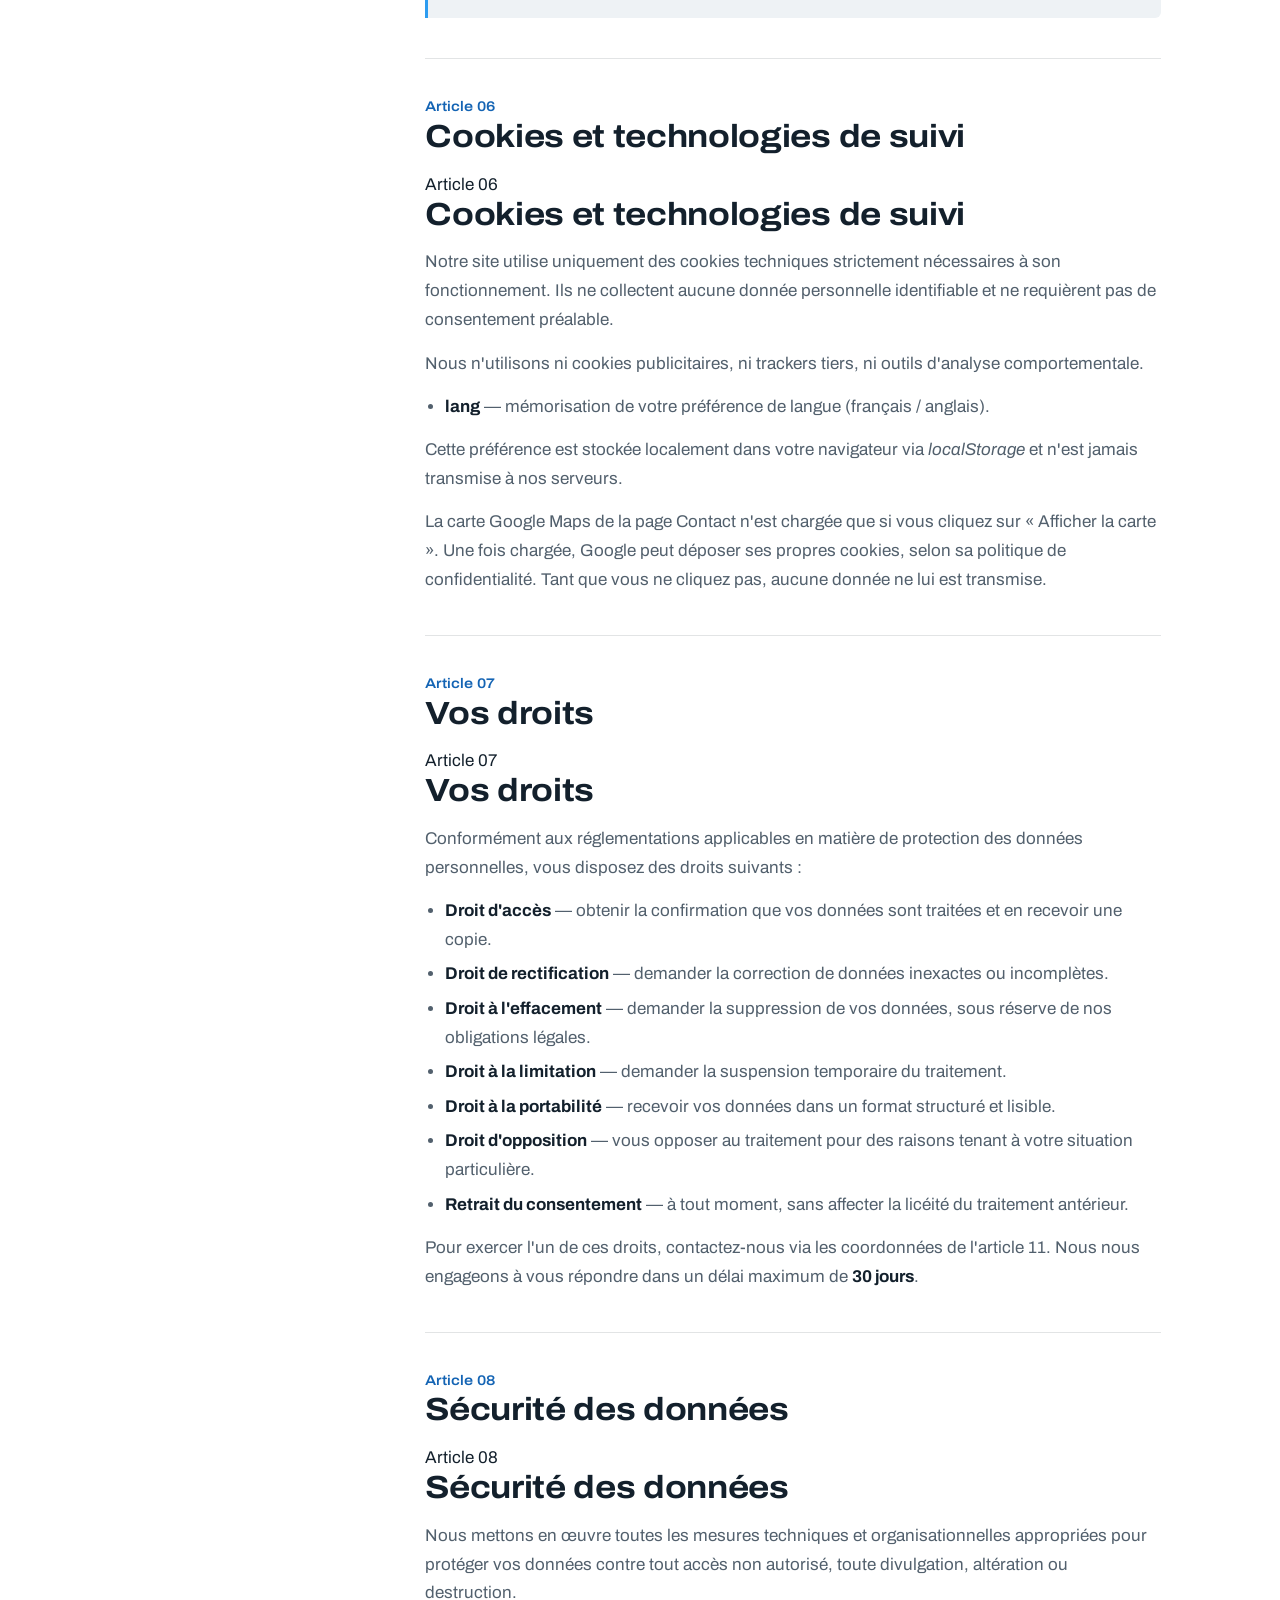
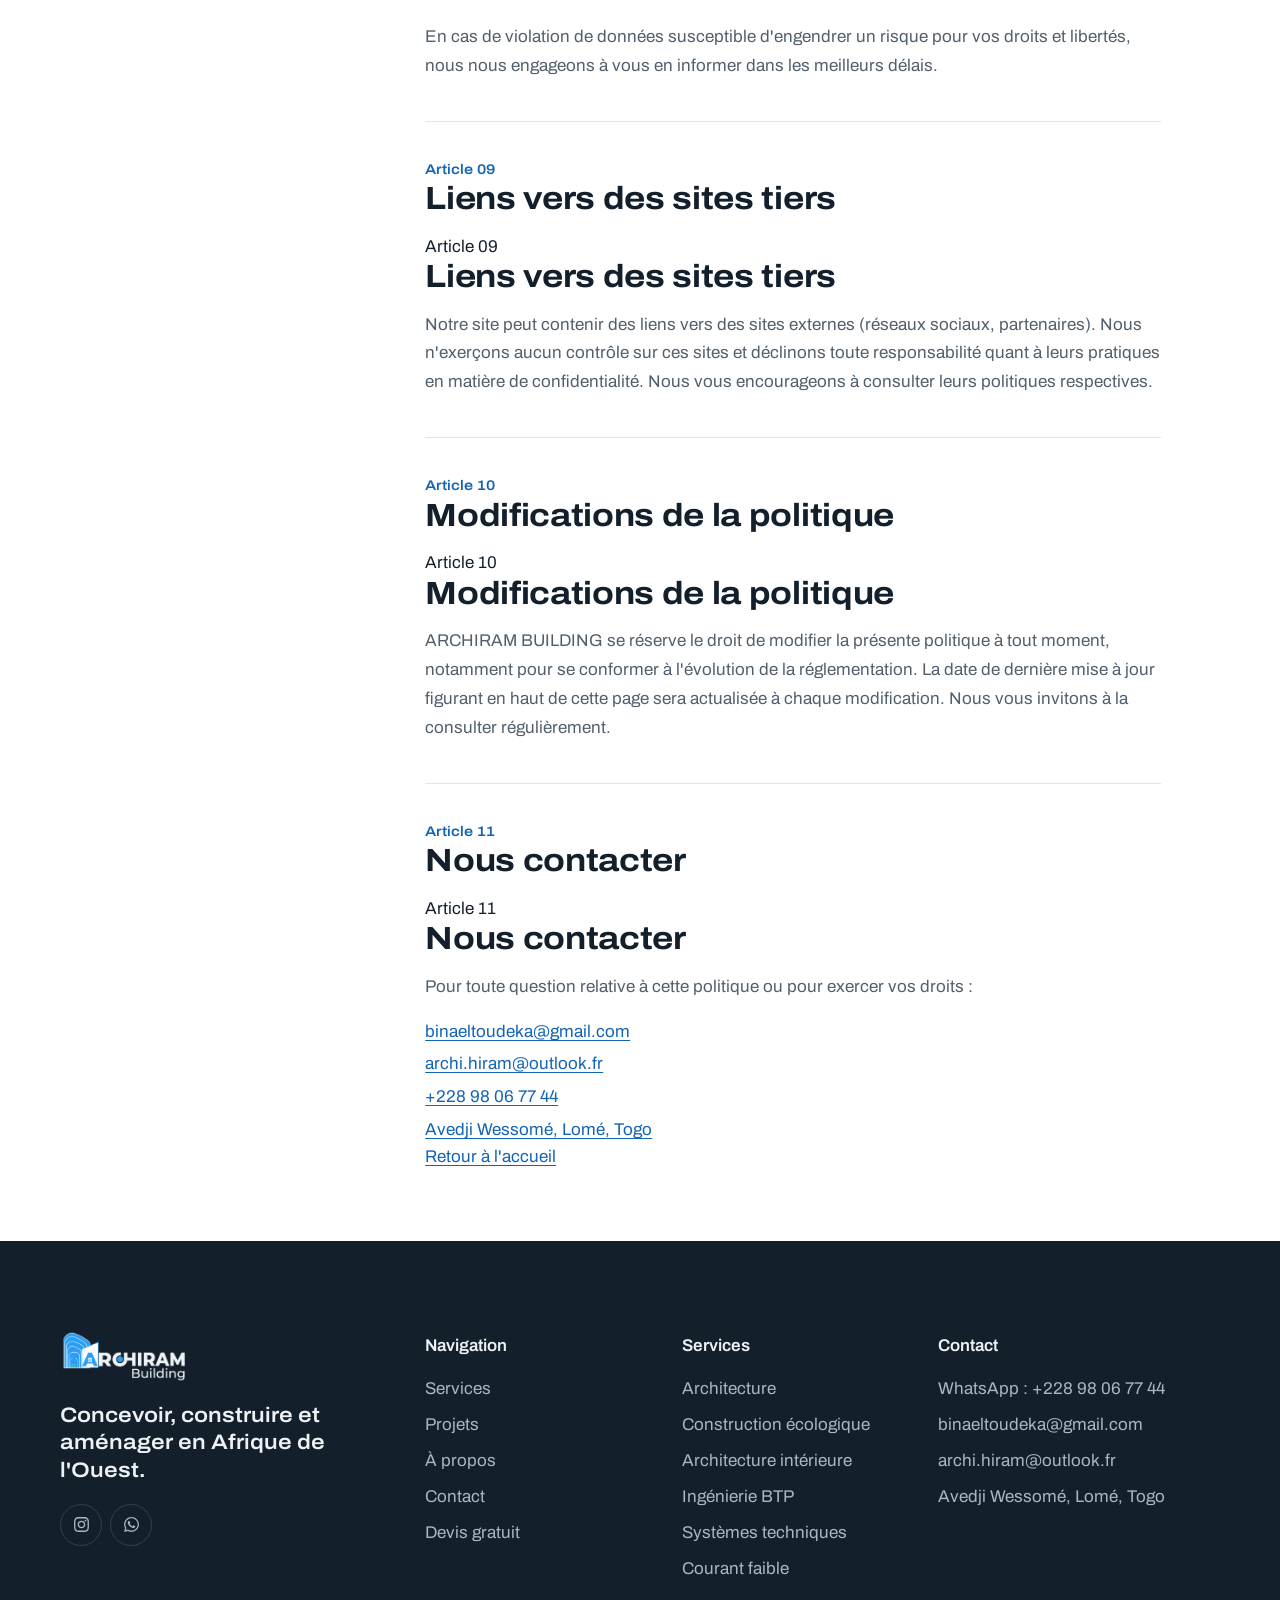
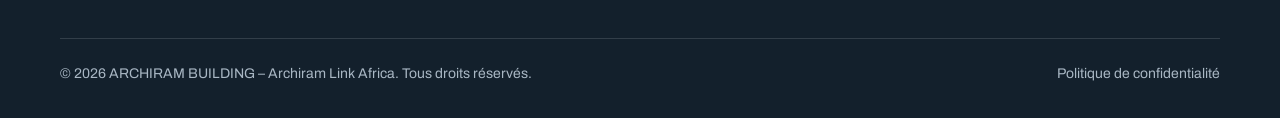
<file: politique-confidentialite.html>
<!DOCTYPE html>
<html lang="fr">
<head>
  <meta charset="UTF-8">
  <meta name="viewport" content="width=device-width, initial-scale=1.0">
  <title data-i18n="meta_title">Politique de confidentialité – ARCHIRAM BUILDING</title>
  <meta name="description" content="Comment ARCHIRAM BUILDING collecte, utilise et protège les données personnelles transmises par le site." data-i18n-attr="content:meta_desc">
  <link rel="canonical" href="https://VOTRE-DOMAINE.com/politique-confidentialite.html">
  <meta property="og:type" content="website">
  <meta property="og:site_name" content="ARCHIRAM BUILDING">
  <meta property="og:url" content="https://VOTRE-DOMAINE.com/politique-confidentialite.html">
  <meta property="og:title" content="Politique de confidentialité – ARCHIRAM BUILDING" data-i18n-attr="content:meta_title">
  <meta property="og:description" content="Comment ARCHIRAM BUILDING collecte, utilise et protège les données personnelles transmises par le site." data-i18n-attr="content:meta_desc">
  <meta property="og:image" content="https://VOTRE-DOMAINE.com/assets/img/immeuble-facade.webp">
  <meta property="og:locale" content="fr_FR">
  <meta property="og:locale:alternate" content="en_US">
  <meta name="twitter:card" content="summary_large_image">

  <link rel="preconnect" href="https://fonts.googleapis.com">
  <link rel="preconnect" href="https://fonts.gstatic.com" crossorigin>
  <link href="https://fonts.googleapis.com/css2?family=Archivo:wdth,wght@62..125,100..900&display=swap" rel="stylesheet">
  <link rel="stylesheet" href="style.css">
  <link rel="icon" type="image/png" sizes="192x192" href="assets/icon-192.png">
  <link rel="apple-touch-icon" href="assets/icon-192.png">
  <link rel="manifest" href="site.webmanifest">
  <meta name="theme-color" content="#13202C">
</head>
<body>

<a class="skip" href="#main" data-i18n="skip">Aller au contenu</a>

<header id="navbar">
  <nav class="wrap nav-wrap" aria-label="Navigation principale" data-i18n-attr="aria-label:nav_label">
    <a href="index.html" class="nav-brand" aria-label="ARCHIRAM BUILDING, accueil" data-i18n-attr="aria-label:home_label">
      <img src="assets/logo.png" alt="ARCHIRAM BUILDING" width="125" height="48">
    </a>
    <ul class="nav-menu" id="navLinks">
      <li><a href="index.html" class="nav-item" data-i18n="nav_home">Accueil</a></li>
      <li><a href="services.html" class="nav-item" data-i18n="nav_services">Services</a></li>
      <li><a href="projects.html" class="nav-item" data-i18n="nav_projects">Projets</a></li>
      <li><a href="about.html" class="nav-item" data-i18n="nav_about">À propos</a></li>
      <li><a href="contact.html" class="nav-item" data-i18n="nav_contact">Contact</a></li>
      <li class="nav-mobile-cta"><a href="devis.html" class="btn btn-primary" data-from="menu"><span data-i18n="nav_cta">Devis gratuit</span></a></li>
    </ul>
    <div class="nav-controls">
      <button class="ctrl-btn" id="langToggle" type="button" aria-label="Changer de langue / Switch language"><span id="langLabel">EN</span></button>
      <a href="devis.html" class="btn btn-primary nav-quote" data-from="header"><span data-i18n="nav_cta">Devis gratuit</span></a>
      <button class="nav-burger" id="hamburger" type="button" aria-label="Menu" aria-controls="navLinks" aria-expanded="false" data-i18n-attr="aria-label:menu_label">
        <span></span><span></span><span></span>
      </button>
    </div>
  </nav>
</header>

<main id="main">
<section class="page-head" aria-labelledby="pageTitle">
  <div class="wrap">
    <nav class="crumbs" aria-label="Fil d'Ariane" data-i18n-attr="aria-label:crumb_label">
        <a href="index.html" data-i18n="crumb_home">Accueil</a>
        <svg class="ic" aria-hidden="true"><use href="assets/icons.svg#i-chevron-right"></use></svg>
        <span aria-current="page" data-i18n="ft_privacy">Politique de confidentialité</span>
      </nav>
    <h1 id="pageTitle" data-i18n="pg_title">Politique de confidentialité</h1>
    <p class="page-lead" data-i18n="pg_lead">Comment nous collectons, utilisons et protégeons les données que vous nous transmettez par ce site.</p>
  </div>
</section>

<section class="sec sec-tight">
  <div class="wrap legal">
    <aside class="legal-toc" aria-labelledby="tocTitle">
      <p class="toc-title" id="tocTitle" data-i18n="toc_title">Sommaire</p>
      <ol>
          <li><a href="#art01"><span class="toc-n">01</span>Responsable du traitement</a></li>
          <li><a href="#art02"><span class="toc-n">02</span>Données collectées</a></li>
          <li><a href="#art03"><span class="toc-n">03</span>Finalités et base légale du traitement</a></li>
          <li><a href="#art04"><span class="toc-n">04</span>Durée de conservation</a></li>
          <li><a href="#art05"><span class="toc-n">05</span>Partage et transfert des données</a></li>
          <li><a href="#art06"><span class="toc-n">06</span>Cookies et technologies de suivi</a></li>
          <li><a href="#art07"><span class="toc-n">07</span>Vos droits</a></li>
          <li><a href="#art08"><span class="toc-n">08</span>Sécurité des données</a></li>
          <li><a href="#art09"><span class="toc-n">09</span>Liens vers des sites tiers</a></li>
          <li><a href="#art10"><span class="toc-n">10</span>Modifications de la politique</a></li>
          <li><a href="#art11"><span class="toc-n">11</span>Nous contacter</a></li>
      </ol>
    </aside>
    <div class="legal-body">
      <p class="legal-lang" data-i18n="legal_en"></p>
      <p class="legal-date" data-i18n="updated">Dernière mise à jour : octobre 2026</p>
      <p class="legal-intro">ARCHIRAM BUILDING (Archiram Link Africa), ci-après « nous » ou « la Société », attache une importance primordiale à la protection de vos données personnelles. Cette politique vous informe de la manière dont nous collectons, utilisons et protégeons vos informations lorsque vous consultez notre site web.</p>
      <section class="legal-sec" id="art01" aria-labelledby="art01-t">
        <h2 id="art01-t"><span class="legal-num">Article 01</span>Responsable du traitement</h2>
<div class="pc-section-header">
        <div class="pc-section-badge"></div>
        <div class="pc-section-meta">
          <span class="pc-section-num">Article 01</span>
          <h2>Responsable du traitement</h2>
        </div>
      </div>
      <p>Le responsable du traitement de vos données personnelles est :</p>
      <div class="legal-note">
        <p><strong>ARCHIRAM BUILDING – Archiram Link Africa</strong><br>
        Avedji Wessomé, Lomé, Togo<br>
        Activité : Ingénierie BTP, Architecture et Construction Écologique</p>
      </div>
      <div class="legal-contacts">
        <a href="mailto:binaeltoudeka@gmail.com">binaeltoudeka@gmail.com</a>
        <a href="mailto:archi.hiram@outlook.fr">archi.hiram@outlook.fr</a>
        <a href="https://wa.me/22898067744" target="_blank" rel="noopener">+228 98 06 77 44</a>
      </div>
      </section>
      <section class="legal-sec" id="art02" aria-labelledby="art02-t">
        <h2 id="art02-t"><span class="legal-num">Article 02</span>Données collectées</h2>
<div class="pc-section-header">
        <div class="pc-section-badge"></div>
        <div class="pc-section-meta">
          <span class="pc-section-num">Article 02</span>
          <h2>Données collectées</h2>
        </div>
      </div>
      <p>Nous collectons uniquement les données que vous nous transmettez volontairement via notre formulaire de contact ou de demande de devis :</p>
      <ul>
        <li>Nom et prénom</li>
        <li>Numéro de téléphone</li>
        <li>Adresse e-mail <em>(facultative)</em></li>
        <li>Type de projet envisagé</li>
        <li>Contenu de votre message ou description du projet</li>
      </ul>
      <p>Nous ne collectons aucune donnée sensible (santé, religion, opinions politiques, etc.). Aucun paiement ni donnée bancaire ne transite par notre site.</p>
      </section>
      <section class="legal-sec" id="art03" aria-labelledby="art03-t">
        <h2 id="art03-t"><span class="legal-num">Article 03</span>Finalités et base légale du traitement</h2>
<div class="pc-section-header">
        <div class="pc-section-badge"></div>
        <div class="pc-section-meta">
          <span class="pc-section-num">Article 03</span>
          <h2>Finalités et base légale du traitement</h2>
        </div>
      </div>
      <p>Vos données sont traitées exclusivement aux fins suivantes :</p>
      <ul>
        <li><strong>Répondre à vos demandes</strong> — traitement des demandes de devis, de renseignements et de prise de contact.</li>
        <li><strong>Gestion de la relation client</strong> — suivi de votre dossier et de l'avancement de votre projet.</li>
        <li><strong>Communication commerciale</strong> — envoi de propositions liées à votre demande uniquement, sans démarchage automatisé.</li>
      </ul>
      <p>La base légale du traitement est votre <strong>consentement explicite</strong> (exprimé en soumettant le formulaire) ainsi que notre <strong>intérêt légitime</strong> à répondre à vos sollicitations.</p>
      </section>
      <section class="legal-sec" id="art04" aria-labelledby="art04-t">
        <h2 id="art04-t"><span class="legal-num">Article 04</span>Durée de conservation</h2>
<div class="pc-section-header">
        <div class="pc-section-badge"></div>
        <div class="pc-section-meta">
          <span class="pc-section-num">Article 04</span>
          <h2>Durée de conservation</h2>
        </div>
      </div>
      <p>Vos données sont conservées pour la durée strictement nécessaire à la finalité pour laquelle elles ont été collectées :</p>
      <ul>
        <li><strong>Prospects (sans contrat conclu)</strong> — 3 ans à compter du dernier contact.</li>
        <li><strong>Clients (contrat conclu)</strong> — 5 ans à compter de la fin de la relation contractuelle, conformément aux obligations légales en matière de comptabilité et de garanties.</li>
      </ul>
      <p>À l'issue de ces délais, vos données sont supprimées ou anonymisées de façon irréversible.</p>
      </section>
      <section class="legal-sec" id="art05" aria-labelledby="art05-t">
        <h2 id="art05-t"><span class="legal-num">Article 05</span>Partage et transfert des données</h2>
<div class="pc-section-header">
        <div class="pc-section-badge"></div>
        <div class="pc-section-meta">
          <span class="pc-section-num">Article 05</span>
          <h2>Partage et transfert des données</h2>
        </div>
      </div>
      <p>Nous ne vendons, ne louons et ne cédons jamais vos données personnelles à des tiers à des fins commerciales.</p>
      <p>Vos données peuvent être transmises à nos prestataires techniques (hébergement, messagerie) uniquement dans la mesure nécessaire à l'exécution du service. Ces prestataires sont contractuellement tenus de respecter la confidentialité de vos informations.</p>
      <div class="legal-note">
        <p><strong>Transfert via WhatsApp :</strong> lorsque vous utilisez notre formulaire de contact, votre message peut être redirigé vers WhatsApp (Meta Platforms, Inc.). Consultez la <a href="https://www.whatsapp.com/legal/privacy-policy" target="_blank" rel="noopener" style="color:var(--gold,#F15A24)">politique de confidentialité de WhatsApp</a> pour en savoir plus.</p>
      </div>
      </section>
      <section class="legal-sec" id="art06" aria-labelledby="art06-t">
        <h2 id="art06-t"><span class="legal-num">Article 06</span>Cookies et technologies de suivi</h2>
<div class="pc-section-header">
        <div class="pc-section-badge"></div>
        <div class="pc-section-meta">
          <span class="pc-section-num">Article 06</span>
          <h2>Cookies et technologies de suivi</h2>
        </div>
      </div>
      <p>Notre site utilise uniquement des cookies techniques strictement nécessaires à son fonctionnement. Ils ne collectent aucune donnée personnelle identifiable et ne requièrent pas de consentement préalable.</p>
      <p>Nous n'utilisons ni cookies publicitaires, ni trackers tiers, ni outils d'analyse comportementale.</p>
      <ul>
        <li><strong>lang</strong> — mémorisation de votre préférence de langue (français / anglais).</li>
      </ul>
      <p>Cette préférence est stockée localement dans votre navigateur via <em>localStorage</em> et n'est jamais transmise à nos serveurs.</p>
      <p>La carte Google Maps de la page Contact n'est chargée que si vous cliquez sur « Afficher la carte ». Une fois chargée, Google peut déposer ses propres cookies, selon sa politique de confidentialité. Tant que vous ne cliquez pas, aucune donnée ne lui est transmise.</p>
      </section>
      <section class="legal-sec" id="art07" aria-labelledby="art07-t">
        <h2 id="art07-t"><span class="legal-num">Article 07</span>Vos droits</h2>
<div class="pc-section-header">
        <div class="pc-section-badge"></div>
        <div class="pc-section-meta">
          <span class="pc-section-num">Article 07</span>
          <h2>Vos droits</h2>
        </div>
      </div>
      <p>Conformément aux réglementations applicables en matière de protection des données personnelles, vous disposez des droits suivants :</p>
      <ul>
        <li><strong>Droit d'accès</strong> — obtenir la confirmation que vos données sont traitées et en recevoir une copie.</li>
        <li><strong>Droit de rectification</strong> — demander la correction de données inexactes ou incomplètes.</li>
        <li><strong>Droit à l'effacement</strong> — demander la suppression de vos données, sous réserve de nos obligations légales.</li>
        <li><strong>Droit à la limitation</strong> — demander la suspension temporaire du traitement.</li>
        <li><strong>Droit à la portabilité</strong> — recevoir vos données dans un format structuré et lisible.</li>
        <li><strong>Droit d'opposition</strong> — vous opposer au traitement pour des raisons tenant à votre situation particulière.</li>
        <li><strong>Retrait du consentement</strong> — à tout moment, sans affecter la licéité du traitement antérieur.</li>
      </ul>
      <p>Pour exercer l'un de ces droits, contactez-nous via les coordonnées de l'article 11. Nous nous engageons à vous répondre dans un délai maximum de <strong>30 jours</strong>.</p>
      </section>
      <section class="legal-sec" id="art08" aria-labelledby="art08-t">
        <h2 id="art08-t"><span class="legal-num">Article 08</span>Sécurité des données</h2>
<div class="pc-section-header">
        <div class="pc-section-badge"></div>
        <div class="pc-section-meta">
          <span class="pc-section-num">Article 08</span>
          <h2>Sécurité des données</h2>
        </div>
      </div>
      <p>Nous mettons en œuvre toutes les mesures techniques et organisationnelles appropriées pour protéger vos données contre tout accès non autorisé, toute divulgation, altération ou destruction.</p>
      <p>En cas de violation de données susceptible d'engendrer un risque pour vos droits et libertés, nous nous engageons à vous en informer dans les meilleurs délais.</p>
      </section>
      <section class="legal-sec" id="art09" aria-labelledby="art09-t">
        <h2 id="art09-t"><span class="legal-num">Article 09</span>Liens vers des sites tiers</h2>
<div class="pc-section-header">
        <div class="pc-section-badge"></div>
        <div class="pc-section-meta">
          <span class="pc-section-num">Article 09</span>
          <h2>Liens vers des sites tiers</h2>
        </div>
      </div>
      <p>Notre site peut contenir des liens vers des sites externes (réseaux sociaux, partenaires). Nous n'exerçons aucun contrôle sur ces sites et déclinons toute responsabilité quant à leurs pratiques en matière de confidentialité. Nous vous encourageons à consulter leurs politiques respectives.</p>
      </section>
      <section class="legal-sec" id="art10" aria-labelledby="art10-t">
        <h2 id="art10-t"><span class="legal-num">Article 10</span>Modifications de la politique</h2>
<div class="pc-section-header">
        <div class="pc-section-badge"></div>
        <div class="pc-section-meta">
          <span class="pc-section-num">Article 10</span>
          <h2>Modifications de la politique</h2>
        </div>
      </div>
      <p>ARCHIRAM BUILDING se réserve le droit de modifier la présente politique à tout moment, notamment pour se conformer à l'évolution de la réglementation. La date de dernière mise à jour figurant en haut de cette page sera actualisée à chaque modification. Nous vous invitons à la consulter régulièrement.</p>
      </section>
      <section class="legal-sec" id="art11" aria-labelledby="art11-t">
        <h2 id="art11-t"><span class="legal-num">Article 11</span>Nous contacter</h2>
<div class="pc-section-header">
        <div class="pc-section-badge"></div>
        <div class="pc-section-meta">
          <span class="pc-section-num">Article 11</span>
          <h2>Nous contacter</h2>
        </div>
      </div>
      <p>Pour toute question relative à cette politique ou pour exercer vos droits :</p>
      <div class="legal-contacts">
        <a href="mailto:binaeltoudeka@gmail.com">binaeltoudeka@gmail.com</a>
        <a href="mailto:archi.hiram@outlook.fr">archi.hiram@outlook.fr</a>
        <a href="https://wa.me/22898067744" target="_blank" rel="noopener">+228 98 06 77 44</a>
        <a href="contact.html">Avedji Wessomé, Lomé, Togo</a>
      </div>
      <a href="index.html" class="pc-back">Retour à l'accueil</a>
      </section>
    </div>
  </div>
</section>

</main>

<footer id="footer">
  <div class="wrap">
    <div class="foot-grid">
      <div class="foot-brand">
        <img src="assets/logo-on-dark.png" alt="ARCHIRAM BUILDING" width="130" height="50" loading="lazy">
        <p data-i18n="ft_tag">Concevoir, construire et aménager en Afrique de l'Ouest.</p>
        <div class="foot-socials">
          <a href="https://www.instagram.com/alabuilding.tg" target="_blank" rel="noopener" aria-label="Instagram"><svg class="ic" aria-hidden="true"><use href="assets/icons.svg#i-instagram"></use></svg></a>
          <a href="https://wa.me/22898067744" target="_blank" rel="noopener" aria-label="WhatsApp" data-from="footer"><svg class="ic" aria-hidden="true"><use href="assets/icons.svg#i-whatsapp"></use></svg></a>
        </div>
      </div>
      <div class="foot-col">
        <p class="foot-heading" data-i18n="footer_nav">Navigation</p>
        <ul>
          <li><a href="services.html" data-i18n="nav_services">Services</a></li>
          <li><a href="projects.html" data-i18n="nav_projects">Projets</a></li>
          <li><a href="about.html" data-i18n="nav_about">À propos</a></li>
          <li><a href="contact.html" data-i18n="nav_contact">Contact</a></li>
          <li><a href="devis.html" data-i18n="nav_cta" data-from="footer">Devis gratuit</a></li>
        </ul>
      </div>
      <div class="foot-col">
        <p class="foot-heading" data-i18n="footer_srv">Services</p>
        <ul>
          <li><a href="services.html#architecture" data-i18n="srv1_title">Architecture</a></li>
          <li><a href="services.html#construction-ecologique" data-i18n="srv2_title">Construction écologique</a></li>
          <li><a href="services.html#architecture-interieure" data-i18n="srv3_title">Architecture intérieure</a></li>
          <li><a href="services.html#ingenierie-btp" data-i18n="srv4_title">Ingénierie BTP</a></li>
          <li><a href="services.html#systemes-techniques" data-i18n="srv9_title">Systèmes techniques</a></li>
          <li><a href="services.html#courant-faible" data-i18n="srv12_title">Courant faible</a></li>
        </ul>
      </div>
      <div class="foot-col">
        <p class="foot-heading" data-i18n="footer_contact">Contact</p>
        <ul>
          <li><a href="https://wa.me/22898067744" target="_blank" rel="noopener" data-from="footer">WhatsApp : +228 98 06 77 44</a></li>
          <li><a href="mailto:binaeltoudeka@gmail.com">binaeltoudeka@gmail.com</a></li>
          <li><a href="mailto:archi.hiram@outlook.fr">archi.hiram@outlook.fr</a></li>
          <li><a href="https://www.google.com/maps/search/?api=1&query=Avedji%20Wessom%C3%A9%2C%20Lom%C3%A9%2C%20Togo" target="_blank" rel="noopener">Avedji Wessomé, Lomé, Togo</a></li>
        </ul>
      </div>
    </div>
    <div class="foot-bar">
      <p>© <span data-year>2026</span> ARCHIRAM BUILDING – Archiram Link Africa. <span data-i18n="footer_rights">Tous droits réservés.</span></p>
      <a href="politique-confidentialite.html" data-i18n="ft_privacy">Politique de confidentialité</a>
    </div>
  </div>
</footer>

<a href="https://wa.me/22898067744?text=Bonjour%20ARCHIRAM%20BUILDING%2C%20je%20voudrais%20des%20informations." class="wa-fab" target="_blank" rel="noopener" aria-label="WhatsApp" data-from="fab">
  <svg class="ic" aria-hidden="true"><use href="assets/icons.svg#i-whatsapp"></use></svg>
  <span class="wa-label" data-i18n="wa_tip">Discutons sur WhatsApp</span>
</a>
<button id="back-top" type="button" aria-label="Retour en haut" data-i18n-attr="aria-label:back_top"><svg class="ic" aria-hidden="true"><use href="assets/icons.svg#i-arrow-up"></use></svg></button>

<script>
/* Textes anglais de cette page (le français est dans le HTML) */
window.PAGE_LANG = {
  "en": {
    "meta_title": "Privacy policy – ARCHIRAM BUILDING",
    "meta_desc": "How ARCHIRAM BUILDING collects, uses and protects the personal data you send through the website.",
    "pg_title": "Privacy policy",
    "pg_lead": "How we collect, use and protect the data you send us through this website.",
    "legal_en": "This policy is published in French only. For any question, write to us at binaeltoudeka@gmail.com.",
    "toc_title": "Contents",
    "updated": "Last updated: October 2026"
  },
  "fr": {
    "legal_en": ""
  }
};
</script>
<script src="script.js"></script>
</body>
</html>
</file>
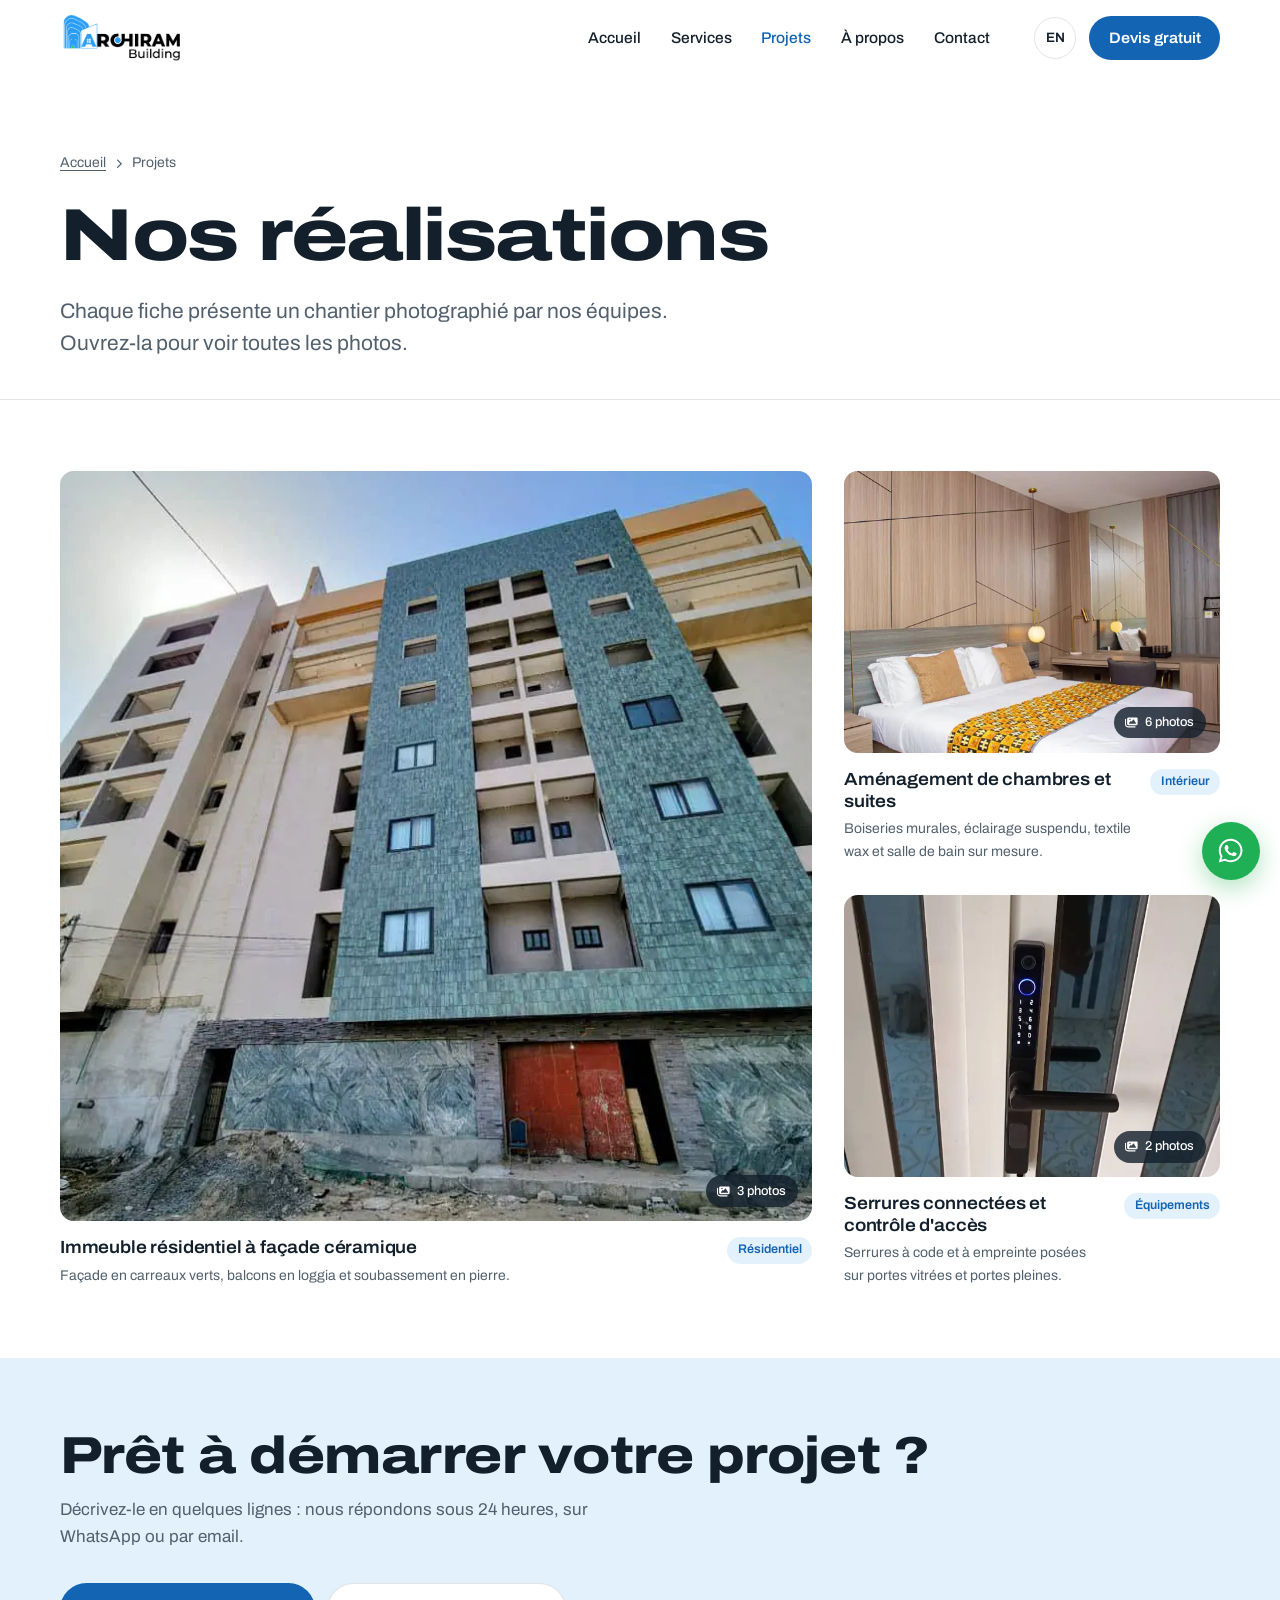
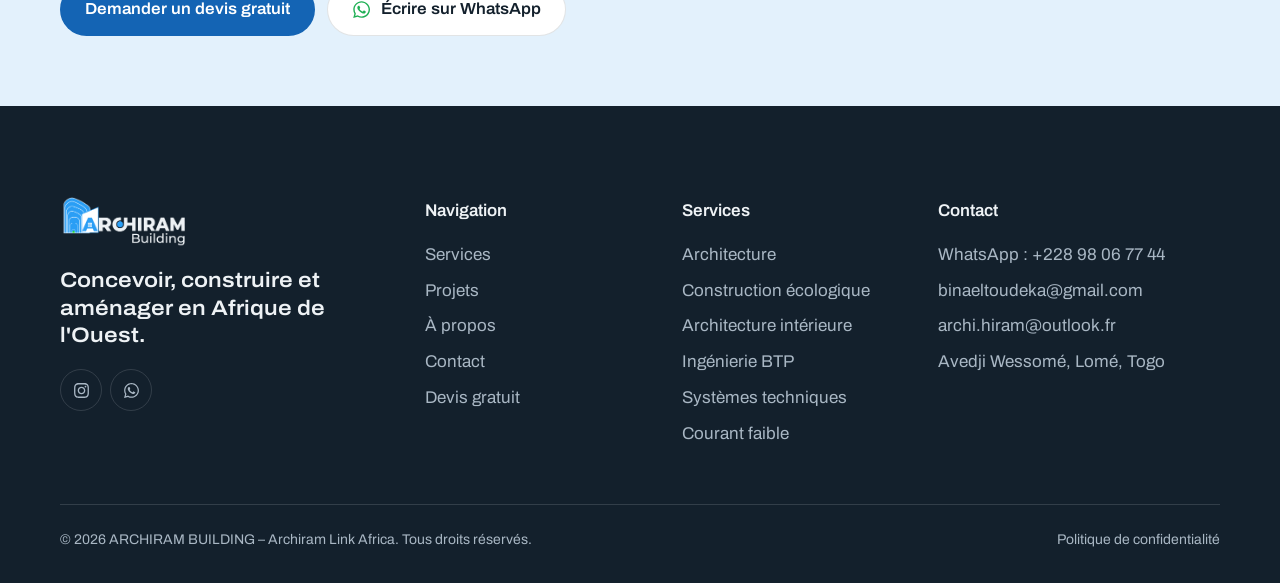
<file: projects.html>
<!DOCTYPE html>
<html lang="fr">
<head>
  <meta charset="UTF-8">
  <meta name="viewport" content="width=device-width, initial-scale=1.0">
  <title data-i18n="meta_title">Nos réalisations – ARCHIRAM BUILDING, Lomé</title>
  <meta name="description" content="Photos de chantiers ARCHIRAM BUILDING à Lomé : immeuble résidentiel, aménagement de chambres et suites, serrures connectées." data-i18n-attr="content:meta_desc">
  <link rel="canonical" href="https://VOTRE-DOMAINE.com/projects.html">
  <meta property="og:type" content="website">
  <meta property="og:site_name" content="ARCHIRAM BUILDING">
  <meta property="og:url" content="https://VOTRE-DOMAINE.com/projects.html">
  <meta property="og:title" content="Nos réalisations – ARCHIRAM BUILDING, Lomé" data-i18n-attr="content:meta_title">
  <meta property="og:description" content="Photos de chantiers ARCHIRAM BUILDING à Lomé : immeuble résidentiel, aménagement de chambres et suites, serrures connectées." data-i18n-attr="content:meta_desc">
  <meta property="og:image" content="https://VOTRE-DOMAINE.com/assets/img/immeuble-facade.webp">
  <meta property="og:locale" content="fr_FR">
  <meta property="og:locale:alternate" content="en_US">
  <meta name="twitter:card" content="summary_large_image">

  <link rel="preconnect" href="https://fonts.googleapis.com">
  <link rel="preconnect" href="https://fonts.gstatic.com" crossorigin>
  <link href="https://fonts.googleapis.com/css2?family=Archivo:wdth,wght@62..125,100..900&display=swap" rel="stylesheet">
  <link rel="stylesheet" href="style.css">
  <link rel="icon" type="image/png" sizes="192x192" href="assets/icon-192.png">
  <link rel="apple-touch-icon" href="assets/icon-192.png">
  <link rel="manifest" href="site.webmanifest">
  <meta name="theme-color" content="#13202C">
</head>
<body>

<a class="skip" href="#main" data-i18n="skip">Aller au contenu</a>

<header id="navbar">
  <nav class="wrap nav-wrap" aria-label="Navigation principale" data-i18n-attr="aria-label:nav_label">
    <a href="index.html" class="nav-brand" aria-label="ARCHIRAM BUILDING, accueil" data-i18n-attr="aria-label:home_label">
      <img src="assets/logo.png" alt="ARCHIRAM BUILDING" width="125" height="48">
    </a>
    <ul class="nav-menu" id="navLinks">
      <li><a href="index.html" class="nav-item" data-i18n="nav_home">Accueil</a></li>
      <li><a href="services.html" class="nav-item" data-i18n="nav_services">Services</a></li>
      <li><a href="projects.html" class="nav-item active" aria-current="page" data-i18n="nav_projects">Projets</a></li>
      <li><a href="about.html" class="nav-item" data-i18n="nav_about">À propos</a></li>
      <li><a href="contact.html" class="nav-item" data-i18n="nav_contact">Contact</a></li>
      <li class="nav-mobile-cta"><a href="devis.html" class="btn btn-primary" data-from="menu"><span data-i18n="nav_cta">Devis gratuit</span></a></li>
    </ul>
    <div class="nav-controls">
      <button class="ctrl-btn" id="langToggle" type="button" aria-label="Changer de langue / Switch language"><span id="langLabel">EN</span></button>
      <a href="devis.html" class="btn btn-primary nav-quote" data-from="header"><span data-i18n="nav_cta">Devis gratuit</span></a>
      <button class="nav-burger" id="hamburger" type="button" aria-label="Menu" aria-controls="navLinks" aria-expanded="false" data-i18n-attr="aria-label:menu_label">
        <span></span><span></span><span></span>
      </button>
    </div>
  </nav>
</header>

<main id="main">
<section class="page-head" aria-labelledby="pageTitle">
  <div class="wrap">
    <nav class="crumbs" aria-label="Fil d'Ariane" data-i18n-attr="aria-label:crumb_label">
        <a href="index.html" data-i18n="crumb_home">Accueil</a>
        <svg class="ic" aria-hidden="true"><use href="assets/icons.svg#i-chevron-right"></use></svg>
        <span aria-current="page" data-i18n="nav_projects">Projets</span>
      </nav>
    <h1 id="pageTitle" data-i18n="pg_title">Nos réalisations</h1>
    <p class="page-lead" data-i18n="pg_lead">Chaque fiche présente un chantier photographié par nos équipes. Ouvrez-la pour voir toutes les photos.</p>
  </div>
</section>

<section class="sec sec-tight" aria-label="Réalisations">
  <div class="wrap">
    <div class="proj-grid proj-grid-home" id="projGrid">
      <article class="proj-card" data-cat="residential" id="immeuble">
        <button type="button" class="proj-media proj-open" aria-haspopup="dialog">
          <img src="assets/img/immeuble-facade.webp" srcset="assets/img/immeuble-facade-640.webp 640w, assets/img/immeuble-facade.webp 756w" sizes="(max-width: 860px) 100vw, 66vw" width="756" height="1008" alt="Façade de l&#x27;immeuble vue d&#x27;en bas, carreaux verts et porte rouge" loading="lazy" decoding="async">
          <span class="proj-count"><svg class="ic" aria-hidden="true"><use href="assets/icons.svg#i-images"></use></svg><span>3 photos</span></span>
        </button>
        <div class="proj-cap">
          <div>
            <h2 class="proj-title"><span data-i18n="pj_immeuble_t">Immeuble résidentiel à façade céramique</span></h2>
            <p data-i18n="pj_immeuble_s">Façade en carreaux verts, balcons en loggia et soubassement en pierre.</p>
          </div>
          <span class="proj-cat" data-i18n="flt_res">Résidentiel</span>
        </div>
        <template>
          <div class="dlg-head">
            <span class="proj-cat" data-i18n="flt_res">Résidentiel</span>
            <h2 id="dlgTitle" data-i18n="pj_immeuble_t">Immeuble résidentiel à façade céramique</h2>
            <p class="dlg-place"><svg class="ic" aria-hidden="true"><use href="assets/icons.svg#i-location-dot"></use></svg>Lomé, Togo</p>
            <p data-i18n="pj_immeuble_l">Immeuble d'habitation sur plusieurs niveaux. La façade principale est habillée de carreaux céramiques verts posés en relief, les balcons sont traités en loggia et le rez-de-chaussée reçoit un parement en pierre.</p>
            <a href="devis.html" class="btn btn-primary" data-from="project-immeuble"><span data-i18n="pj_similar">Démarrer un projet similaire</span></a>
          </div>
          <div class="dlg-gallery">
            <figure><img src="assets/img/immeuble-facade.webp" srcset="assets/img/immeuble-facade-640.webp 640w, assets/img/immeuble-facade.webp 756w" sizes="(max-width: 860px) 100vw, 50vw" width="756" height="1008" alt="Façade de l&#x27;immeuble vue d&#x27;en bas, carreaux verts et porte rouge" data-i18n-attr="alt:pj_immeuble_a0" loading="lazy" decoding="async"></figure>
            <figure><img src="assets/img/immeuble-facade-large.webp" srcset="assets/img/immeuble-facade-large-640.webp 640w, assets/img/immeuble-facade-large.webp 1008w" sizes="(max-width: 860px) 100vw, 50vw" width="1008" height="756" alt="Vue d&#x27;ensemble de l&#x27;immeuble et de ses voisins" data-i18n-attr="alt:pj_immeuble_a1" loading="lazy" decoding="async"></figure>
            <figure><img src="assets/img/immeuble-balcons.webp" srcset="assets/img/immeuble-balcons-640.webp 640w, assets/img/immeuble-balcons.webp 960w" sizes="(max-width: 860px) 100vw, 50vw" width="960" height="1280" alt="Détail des balcons en loggia" data-i18n-attr="alt:pj_immeuble_a2" loading="lazy" decoding="async"></figure>
          </div>
        </template>
      </article>
      <article class="proj-card" data-cat="interior" id="suites">
        <button type="button" class="proj-media proj-open" aria-haspopup="dialog">
          <img src="assets/img/suite-boiseries.webp" srcset="assets/img/suite-boiseries-640.webp 640w, assets/img/suite-boiseries.webp 1080w" sizes="(max-width: 600px) 100vw, (max-width: 860px) 50vw, 33vw" width="1080" height="720" alt="Chambre avec boiseries et lampes suspendues" loading="lazy" decoding="async">
          <span class="proj-count"><svg class="ic" aria-hidden="true"><use href="assets/icons.svg#i-images"></use></svg><span>6 photos</span></span>
        </button>
        <div class="proj-cap">
          <div>
            <h2 class="proj-title"><span data-i18n="pj_suites_t">Aménagement de chambres et suites</span></h2>
            <p data-i18n="pj_suites_s">Boiseries murales, éclairage suspendu, textile wax et salle de bain sur mesure.</p>
          </div>
          <span class="proj-cat" data-i18n="flt_int">Intérieur</span>
        </div>
        <template>
          <div class="dlg-head">
            <span class="proj-cat" data-i18n="flt_int">Intérieur</span>
            <h2 id="dlgTitle" data-i18n="pj_suites_t">Aménagement de chambres et suites</h2>
            <p class="dlg-place"><svg class="ic" aria-hidden="true"><use href="assets/icons.svg#i-location-dot"></use></svg>Lomé, Togo</p>
            <p data-i18n="pj_suites_l">Aménagement intérieur complet de chambres : panneaux muraux en bois à joints creux, têtes de lit capitonnées, suspensions en verre, coin salon avec mobilier aux formes arrondies et salle de bain avec meuble vasque bleu et miroir ovale.</p>
            <a href="devis.html" class="btn btn-primary" data-from="project-suites"><span data-i18n="pj_similar">Démarrer un projet similaire</span></a>
          </div>
          <div class="dlg-gallery">
            <figure><img src="assets/img/suite-boiseries.webp" srcset="assets/img/suite-boiseries-640.webp 640w, assets/img/suite-boiseries.webp 1080w" sizes="(max-width: 860px) 100vw, 50vw" width="1080" height="720" alt="Chambre avec boiseries et lampes suspendues" data-i18n-attr="alt:pj_suites_a0" loading="lazy" decoding="async"></figure>
            <figure><img src="assets/img/suite-baie-vitree.webp" srcset="assets/img/suite-baie-vitree-640.webp 640w, assets/img/suite-baie-vitree.webp 1080w" sizes="(max-width: 860px) 100vw, 50vw" width="1080" height="720" alt="Chambre ouverte sur une baie vitrée" data-i18n-attr="alt:pj_suites_a1" loading="lazy" decoding="async"></figure>
            <figure><img src="assets/img/suite-lit.webp" srcset="assets/img/suite-lit-640.webp 640w, assets/img/suite-lit.webp 720w" sizes="(max-width: 860px) 100vw, 50vw" width="720" height="1080" alt="Lit avec jeté en tissu wax" data-i18n-attr="alt:pj_suites_a2" loading="lazy" decoding="async"></figure>
            <figure><img src="assets/img/suite-coin-salon.webp" srcset="assets/img/suite-coin-salon-640.webp 640w, assets/img/suite-coin-salon.webp 1008w" sizes="(max-width: 860px) 100vw, 50vw" width="1008" height="756" alt="Suite avec coin salon et bureau" data-i18n-attr="alt:pj_suites_a3" loading="lazy" decoding="async"></figure>
            <figure><img src="assets/img/salon-fauteuil-jaune.webp" srcset="assets/img/salon-fauteuil-jaune-640.webp 640w, assets/img/salon-fauteuil-jaune.webp 1080w" sizes="(max-width: 860px) 100vw, 50vw" width="1080" height="720" alt="Coin salon avec canapé arrondi et fauteuil jaune" data-i18n-attr="alt:pj_suites_a4" loading="lazy" decoding="async"></figure>
            <figure><img src="assets/img/salle-de-bain.webp" srcset="assets/img/salle-de-bain-640.webp 640w, assets/img/salle-de-bain.webp 756w" sizes="(max-width: 860px) 100vw, 50vw" width="756" height="1008" alt="Salle de bain avec miroir ovale et meuble bleu" data-i18n-attr="alt:pj_suites_a5" loading="lazy" decoding="async"></figure>
          </div>
        </template>
      </article>
      <article class="proj-card" data-cat="technical" id="serrures">
        <button type="button" class="proj-media proj-open" aria-haspopup="dialog">
          <img src="assets/img/serrure-porte-vitree.webp" srcset="assets/img/serrure-porte-vitree-640.webp 640w, assets/img/serrure-porte-vitree.webp 809w" sizes="(max-width: 600px) 100vw, (max-width: 860px) 50vw, 33vw" width="809" height="1080" alt="Serrure connectée sur une porte vitrée" loading="lazy" decoding="async">
          <span class="proj-count"><svg class="ic" aria-hidden="true"><use href="assets/icons.svg#i-images"></use></svg><span>2 photos</span></span>
        </button>
        <div class="proj-cap">
          <div>
            <h2 class="proj-title"><span data-i18n="pj_serrures_t">Serrures connectées et contrôle d'accès</span></h2>
            <p data-i18n="pj_serrures_s">Serrures à code et à empreinte posées sur portes vitrées et portes pleines.</p>
          </div>
          <span class="proj-cat" data-i18n="flt_tech">Équipements</span>
        </div>
        <template>
          <div class="dlg-head">
            <span class="proj-cat" data-i18n="flt_tech">Équipements</span>
            <h2 id="dlgTitle" data-i18n="pj_serrures_t">Serrures connectées et contrôle d'accès</h2>
            <p class="dlg-place"><svg class="ic" aria-hidden="true"><use href="assets/icons.svg#i-location-dot"></use></svg>Lomé, Togo</p>
            <p data-i18n="pj_serrures_l">Pose de serrures connectées avec clavier tactile et lecteur d'empreinte, sur des portes vitrées à cadre aluminium et sur des portes pleines. Un exemple de nos travaux de courant faible.</p>
            <a href="devis.html" class="btn btn-primary" data-from="project-serrures"><span data-i18n="pj_similar">Démarrer un projet similaire</span></a>
          </div>
          <div class="dlg-gallery">
            <figure><img src="assets/img/serrure-porte-vitree.webp" srcset="assets/img/serrure-porte-vitree-640.webp 640w, assets/img/serrure-porte-vitree.webp 809w" sizes="(max-width: 860px) 100vw, 50vw" width="809" height="1080" alt="Serrure connectée sur une porte vitrée" data-i18n-attr="alt:pj_serrures_a0" loading="lazy" decoding="async"></figure>
            <figure><img src="assets/img/serrure-porte-pleine.webp" srcset="assets/img/serrure-porte-pleine-640.webp 640w, assets/img/serrure-porte-pleine.webp 756w" sizes="(max-width: 860px) 100vw, 50vw" width="756" height="1008" alt="Serrure connectée sur une porte pleine" data-i18n-attr="alt:pj_serrures_a1" loading="lazy" decoding="async"></figure>
          </div>
        </template>
      </article>
    </div>
  </div>
</section>

<dialog id="projDialog" class="dlg" aria-labelledby="dlgTitle">
  <button type="button" class="dlg-close" aria-label="Fermer" data-i18n-attr="aria-label:dlg_close"><svg class="ic" aria-hidden="true"><use href="assets/icons.svg#i-xmark"></use></svg></button>
  <div class="dlg-body"></div>
</dialog>

<section class="cta-band" aria-labelledby="ctaTitle">
  <div class="wrap cta-inner reveal">
    <div>
      <h2 id="ctaTitle" data-i18n="cta_title">Prêt à démarrer votre projet ?</h2>
      <p data-i18n="cta_sub">Décrivez-le en quelques lignes : nous répondons sous 24 heures, sur WhatsApp ou par email.</p>
    </div>
    <div class="cta-actions">
      <a href="devis.html" class="btn btn-primary" data-from="cta"><span data-i18n="cta_btn1">Demander un devis gratuit</span></a>
      <a href="https://wa.me/22898067744" class="btn btn-line" target="_blank" rel="noopener" data-from="cta"><svg class="ic" aria-hidden="true"><use href="assets/icons.svg#i-whatsapp"></use></svg><span data-i18n="cta_btn2">Écrire sur WhatsApp</span></a>
    </div>
  </div>
</section>


</main>

<footer id="footer">
  <div class="wrap">
    <div class="foot-grid">
      <div class="foot-brand">
        <img src="assets/logo-on-dark.png" alt="ARCHIRAM BUILDING" width="130" height="50" loading="lazy">
        <p data-i18n="ft_tag">Concevoir, construire et aménager en Afrique de l'Ouest.</p>
        <div class="foot-socials">
          <a href="https://www.instagram.com/alabuilding.tg" target="_blank" rel="noopener" aria-label="Instagram"><svg class="ic" aria-hidden="true"><use href="assets/icons.svg#i-instagram"></use></svg></a>
          <a href="https://wa.me/22898067744" target="_blank" rel="noopener" aria-label="WhatsApp" data-from="footer"><svg class="ic" aria-hidden="true"><use href="assets/icons.svg#i-whatsapp"></use></svg></a>
        </div>
      </div>
      <div class="foot-col">
        <p class="foot-heading" data-i18n="footer_nav">Navigation</p>
        <ul>
          <li><a href="services.html" data-i18n="nav_services">Services</a></li>
          <li><a href="projects.html" data-i18n="nav_projects">Projets</a></li>
          <li><a href="about.html" data-i18n="nav_about">À propos</a></li>
          <li><a href="contact.html" data-i18n="nav_contact">Contact</a></li>
          <li><a href="devis.html" data-i18n="nav_cta" data-from="footer">Devis gratuit</a></li>
        </ul>
      </div>
      <div class="foot-col">
        <p class="foot-heading" data-i18n="footer_srv">Services</p>
        <ul>
          <li><a href="services.html#architecture" data-i18n="srv1_title">Architecture</a></li>
          <li><a href="services.html#construction-ecologique" data-i18n="srv2_title">Construction écologique</a></li>
          <li><a href="services.html#architecture-interieure" data-i18n="srv3_title">Architecture intérieure</a></li>
          <li><a href="services.html#ingenierie-btp" data-i18n="srv4_title">Ingénierie BTP</a></li>
          <li><a href="services.html#systemes-techniques" data-i18n="srv9_title">Systèmes techniques</a></li>
          <li><a href="services.html#courant-faible" data-i18n="srv12_title">Courant faible</a></li>
        </ul>
      </div>
      <div class="foot-col">
        <p class="foot-heading" data-i18n="footer_contact">Contact</p>
        <ul>
          <li><a href="https://wa.me/22898067744" target="_blank" rel="noopener" data-from="footer">WhatsApp : +228 98 06 77 44</a></li>
          <li><a href="mailto:binaeltoudeka@gmail.com">binaeltoudeka@gmail.com</a></li>
          <li><a href="mailto:archi.hiram@outlook.fr">archi.hiram@outlook.fr</a></li>
          <li><a href="https://www.google.com/maps/search/?api=1&query=Avedji%20Wessom%C3%A9%2C%20Lom%C3%A9%2C%20Togo" target="_blank" rel="noopener">Avedji Wessomé, Lomé, Togo</a></li>
        </ul>
      </div>
    </div>
    <div class="foot-bar">
      <p>© <span data-year>2026</span> ARCHIRAM BUILDING – Archiram Link Africa. <span data-i18n="footer_rights">Tous droits réservés.</span></p>
      <a href="politique-confidentialite.html" data-i18n="ft_privacy">Politique de confidentialité</a>
    </div>
  </div>
</footer>

<a href="https://wa.me/22898067744?text=Bonjour%20ARCHIRAM%20BUILDING%2C%20je%20voudrais%20des%20informations." class="wa-fab" target="_blank" rel="noopener" aria-label="WhatsApp" data-from="fab">
  <svg class="ic" aria-hidden="true"><use href="assets/icons.svg#i-whatsapp"></use></svg>
  <span class="wa-label" data-i18n="wa_tip">Discutons sur WhatsApp</span>
</a>
<button id="back-top" type="button" aria-label="Retour en haut" data-i18n-attr="aria-label:back_top"><svg class="ic" aria-hidden="true"><use href="assets/icons.svg#i-arrow-up"></use></svg></button>

<script>
/* Textes anglais de cette page (le français est dans le HTML) */
window.PAGE_LANG = {
  "en": {
    "pj_immeuble_t": "Residential building with a ceramic façade",
    "pj_immeuble_s": "Green tiled façade, recessed balconies and a stone base.",
    "pj_immeuble_l": "A multi-storey residential building. The main façade is clad in raised green ceramic tiles, the balconies are recessed loggias and the ground floor has a stone facing.",
    "pj_immeuble_a0": "Building façade seen from below, green tiles and red door",
    "pj_immeuble_a1": "Overall view of the building and its neighbours",
    "pj_immeuble_a2": "Detail of the recessed balconies",
    "pj_suites_t": "Bedroom and suite fit-out",
    "pj_suites_s": "Wood wall panelling, pendant lighting, wax textiles and a made-to-measure bathroom.",
    "pj_suites_l": "Complete interior fit-out of bedrooms: grooved wood wall panels, upholstered headboards, glass pendant lights, a lounge corner with rounded furniture, and a bathroom with a blue vanity unit and an oval mirror.",
    "pj_suites_a0": "Bedroom with wood panelling and pendant lamps",
    "pj_suites_a1": "Bedroom opening onto a glazed door",
    "pj_suites_a2": "Bed with a wax-print throw",
    "pj_suites_a3": "Suite with lounge corner and desk",
    "pj_suites_a4": "Lounge corner with a rounded sofa and a yellow armchair",
    "pj_suites_a5": "Bathroom with an oval mirror and a blue vanity",
    "pj_serrures_t": "Smart locks and access control",
    "pj_serrures_s": "Keypad and fingerprint locks fitted on glazed and solid doors.",
    "pj_serrures_l": "Installation of smart locks with touch keypads and fingerprint readers, on aluminium-framed glass doors and on solid doors. An example of our low-voltage work.",
    "pj_serrures_a0": "Smart lock on a glazed door",
    "pj_serrures_a1": "Smart lock on a solid door",
    "flt_all": "All",
    "flt_res": "Residential",
    "flt_int": "Interior",
    "flt_tech": "Equipment",
    "flt_label": "Filter projects",
    "meta_title": "Our work – ARCHIRAM BUILDING, Lomé",
    "meta_desc": "Photos of projects by ARCHIRAM BUILDING in Lomé: residential building, bedroom and suite fit-out, smart locks.",
    "pg_title": "Our work",
    "pg_lead": "Each sheet shows a project photographed by our teams. Open it to see every photo.",
    "pj_similar": "Start a similar project",
    "dlg_close": "Close"
  }
};
</script>
<script src="script.js"></script>
</body>
</html>
</file>
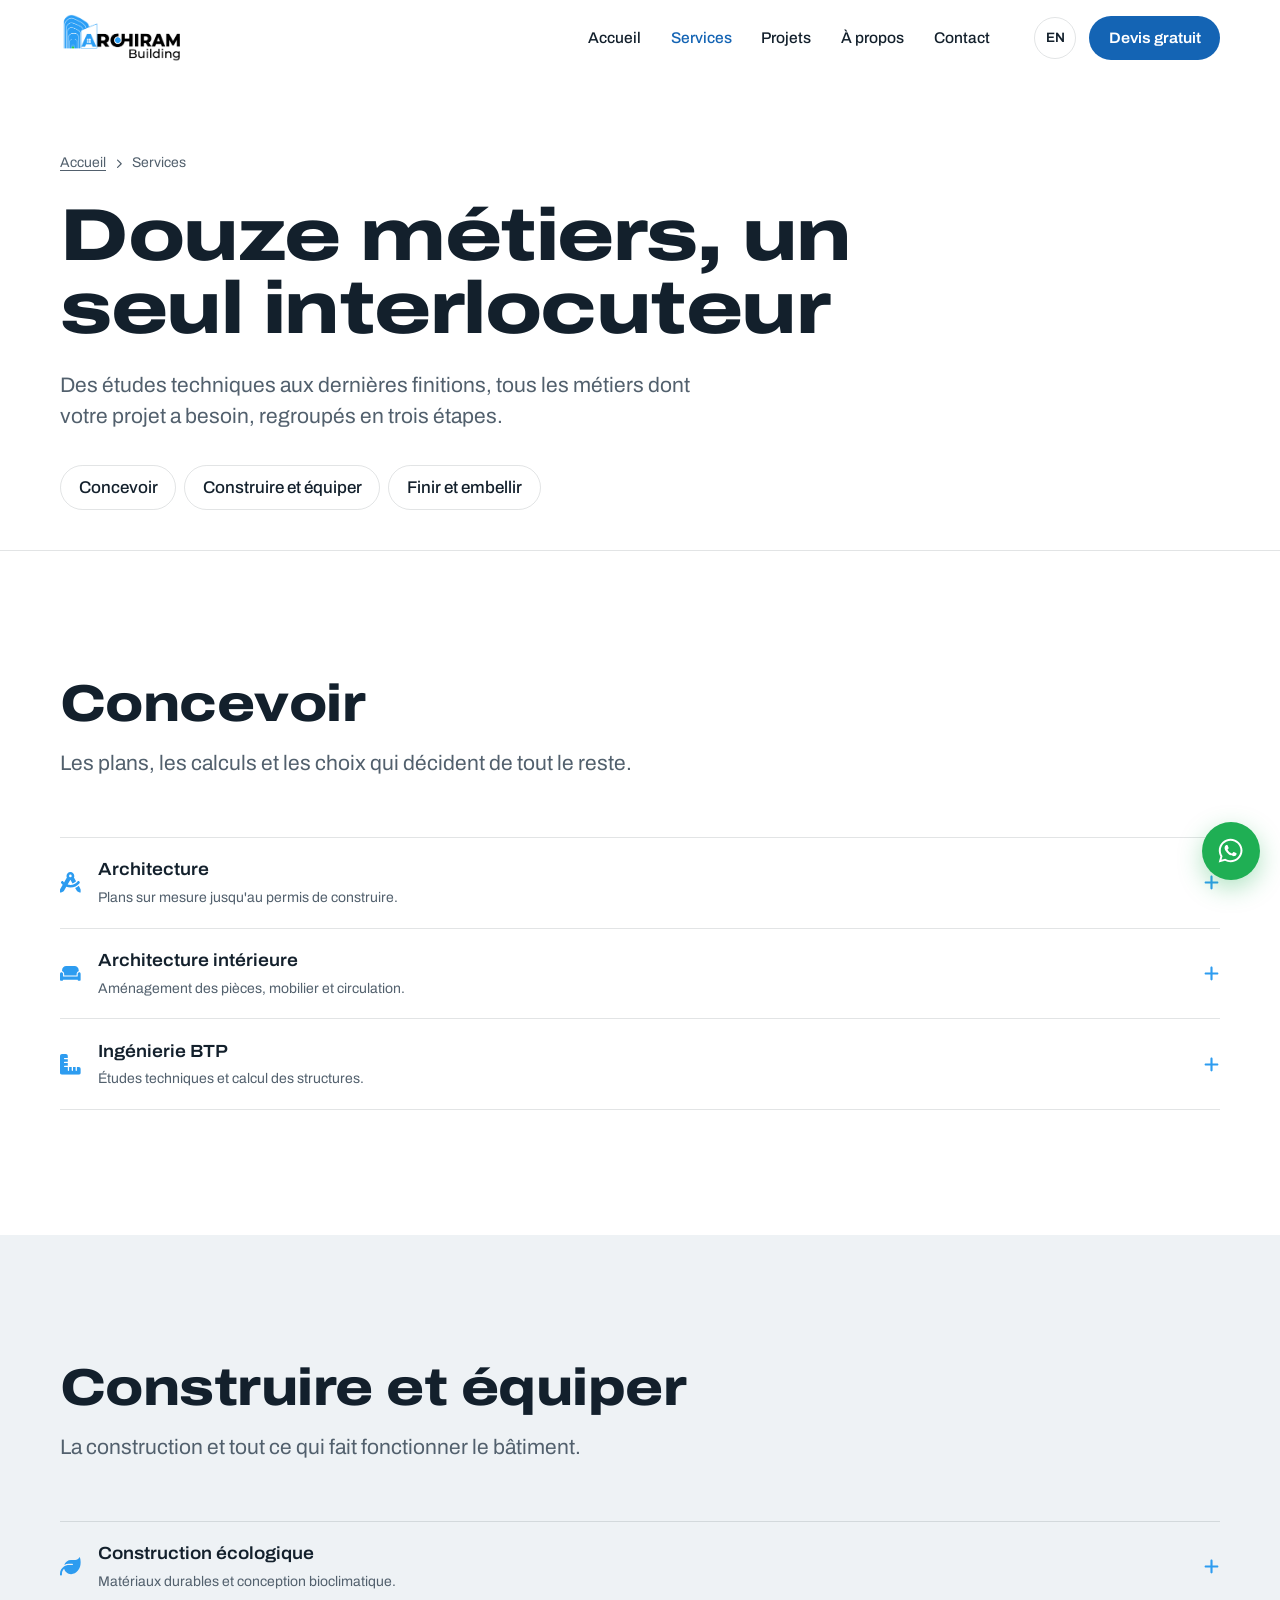
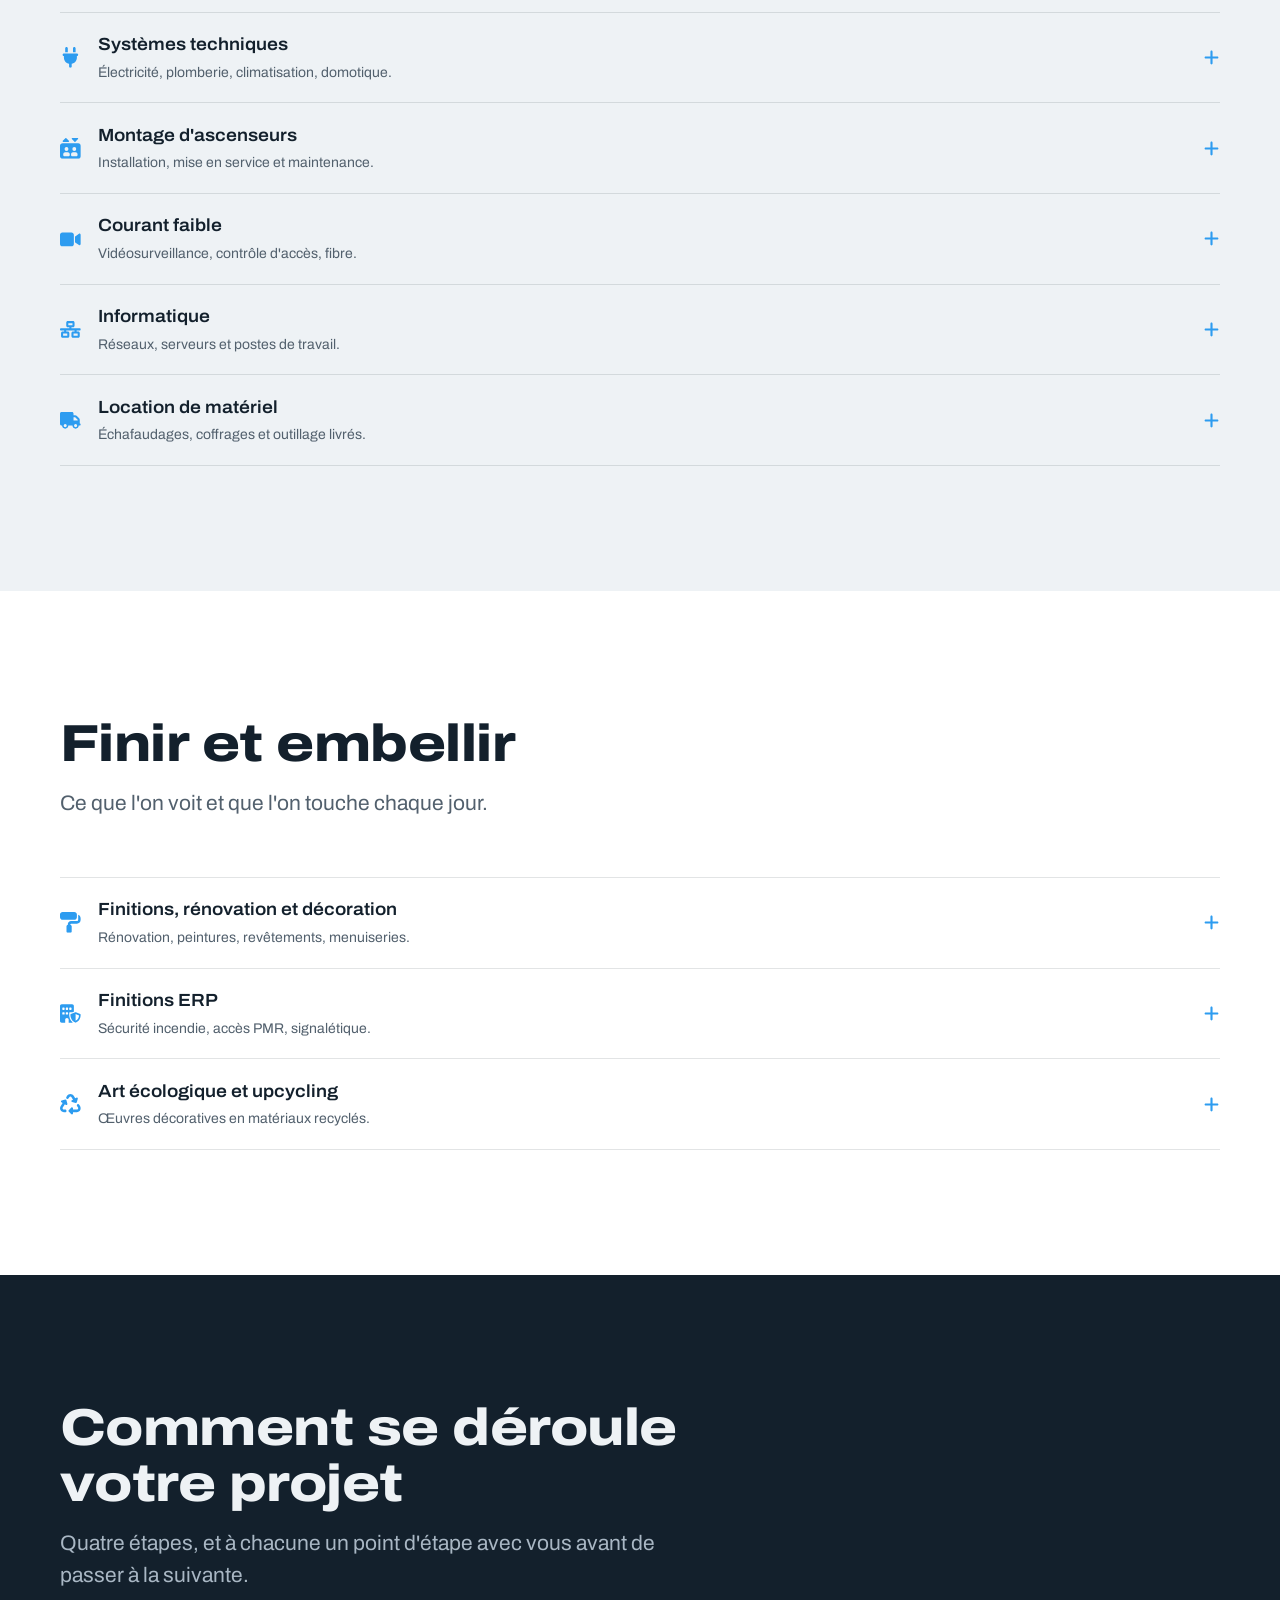
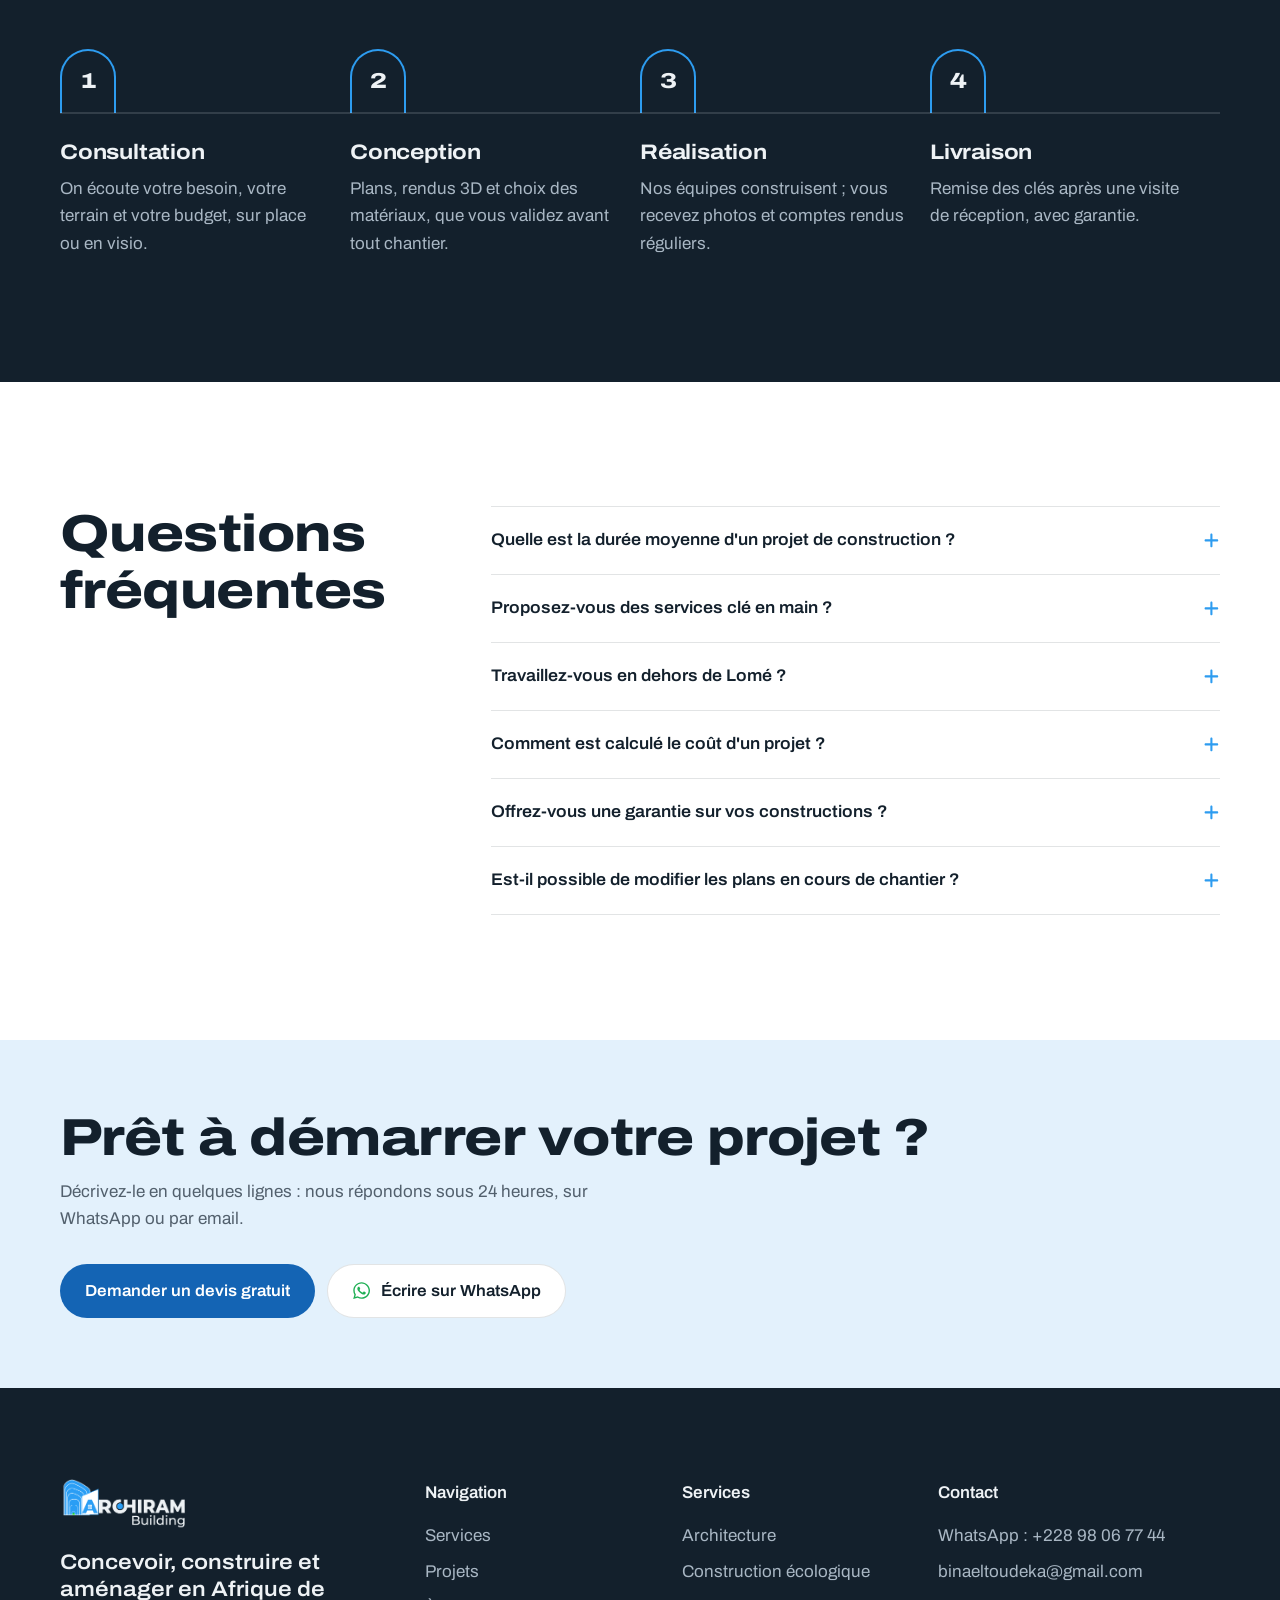
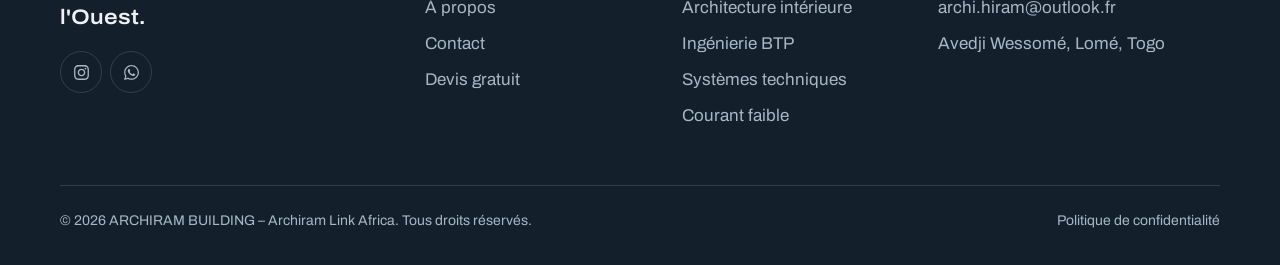
<file: services.html>
<!DOCTYPE html>
<html lang="fr">
<head>
  <meta charset="UTF-8">
  <meta name="viewport" content="width=device-width, initial-scale=1.0">
  <title data-i18n="meta_title">Services – ARCHIRAM BUILDING, Lomé</title>
  <meta name="description" content="Architecture, construction, ingénierie BTP, design intérieur, systèmes techniques et finitions : douze métiers sous un même toit à Lomé, Togo." data-i18n-attr="content:meta_desc">
  <link rel="canonical" href="https://VOTRE-DOMAINE.com/services.html">
  <meta property="og:type" content="website">
  <meta property="og:site_name" content="ARCHIRAM BUILDING">
  <meta property="og:url" content="https://VOTRE-DOMAINE.com/services.html">
  <meta property="og:title" content="Services – ARCHIRAM BUILDING, Lomé" data-i18n-attr="content:meta_title">
  <meta property="og:description" content="Architecture, construction, ingénierie BTP, design intérieur, systèmes techniques et finitions : douze métiers sous un même toit à Lomé, Togo." data-i18n-attr="content:meta_desc">
  <meta property="og:image" content="https://VOTRE-DOMAINE.com/assets/img/immeuble-facade.webp">
  <meta property="og:locale" content="fr_FR">
  <meta property="og:locale:alternate" content="en_US">
  <meta name="twitter:card" content="summary_large_image">

  <link rel="preconnect" href="https://fonts.googleapis.com">
  <link rel="preconnect" href="https://fonts.gstatic.com" crossorigin>
  <link href="https://fonts.googleapis.com/css2?family=Archivo:wdth,wght@62..125,100..900&display=swap" rel="stylesheet">
  <link rel="stylesheet" href="style.css">
  <link rel="icon" type="image/png" sizes="192x192" href="assets/icon-192.png">
  <link rel="apple-touch-icon" href="assets/icon-192.png">
  <link rel="manifest" href="site.webmanifest">
  <meta name="theme-color" content="#13202C">
</head>
<body>

<a class="skip" href="#main" data-i18n="skip">Aller au contenu</a>

<header id="navbar">
  <nav class="wrap nav-wrap" aria-label="Navigation principale" data-i18n-attr="aria-label:nav_label">
    <a href="index.html" class="nav-brand" aria-label="ARCHIRAM BUILDING, accueil" data-i18n-attr="aria-label:home_label">
      <img src="assets/logo.png" alt="ARCHIRAM BUILDING" width="125" height="48">
    </a>
    <ul class="nav-menu" id="navLinks">
      <li><a href="index.html" class="nav-item" data-i18n="nav_home">Accueil</a></li>
      <li><a href="services.html" class="nav-item active" aria-current="page" data-i18n="nav_services">Services</a></li>
      <li><a href="projects.html" class="nav-item" data-i18n="nav_projects">Projets</a></li>
      <li><a href="about.html" class="nav-item" data-i18n="nav_about">À propos</a></li>
      <li><a href="contact.html" class="nav-item" data-i18n="nav_contact">Contact</a></li>
      <li class="nav-mobile-cta"><a href="devis.html" class="btn btn-primary" data-from="menu"><span data-i18n="nav_cta">Devis gratuit</span></a></li>
    </ul>
    <div class="nav-controls">
      <button class="ctrl-btn" id="langToggle" type="button" aria-label="Changer de langue / Switch language"><span id="langLabel">EN</span></button>
      <a href="devis.html" class="btn btn-primary nav-quote" data-from="header"><span data-i18n="nav_cta">Devis gratuit</span></a>
      <button class="nav-burger" id="hamburger" type="button" aria-label="Menu" aria-controls="navLinks" aria-expanded="false" data-i18n-attr="aria-label:menu_label">
        <span></span><span></span><span></span>
      </button>
    </div>
  </nav>
</header>

<main id="main">
<section class="page-head" aria-labelledby="pageTitle">
  <div class="wrap">
    <nav class="crumbs" aria-label="Fil d'Ariane" data-i18n-attr="aria-label:crumb_label">
        <a href="index.html" data-i18n="crumb_home">Accueil</a>
        <svg class="ic" aria-hidden="true"><use href="assets/icons.svg#i-chevron-right"></use></svg>
        <span aria-current="page" data-i18n="nav_services">Services</span>
      </nav>
    <h1 id="pageTitle" data-i18n="pg_title">Douze métiers, un seul interlocuteur</h1>
    <p class="page-lead" data-i18n="pg_lead">Des études techniques aux dernières finitions, tous les métiers dont votre projet a besoin, regroupés en trois étapes.</p>
    <ul class="jump" aria-label="Aller à une étape" data-i18n-attr="aria-label:jump_label">
      <li><a href="#p1" data-i18n="p1">Concevoir</a></li>
      <li><a href="#p2" data-i18n="p2">Construire et équiper</a></li>
      <li><a href="#p3" data-i18n="p3">Finir et embellir</a></li>
    </ul>
  </div>
</section>

<section class="sec phase-sec" id="p1" aria-labelledby="p1Title">
  <div class="wrap">
    <header class="sec-head reveal">
      <h2 id="p1Title" data-i18n="p1">Concevoir</h2>
      <p data-i18n="p1_intro">Les plans, les calculs et les choix qui décident de tout le reste.</p>
    </header>
    <div class="srv-list-detail reveal">
    <details class="srv-item" id="architecture">
      <summary>
        <svg class="ic" aria-hidden="true"><use href="assets/icons.svg#i-compass-drafting"></use></svg>
        <span class="srv-sum"><strong data-i18n="srv1_title">Architecture</strong><span data-i18n="hs1">Plans sur mesure jusqu&#x27;au permis de construire.</span></span>
        <svg class="ic srv-toggle" aria-hidden="true"><use href="assets/icons.svg#i-plus"></use></svg>
      </summary>
      <div class="srv-detail-body">
        <p data-i18n="sv1_long">Conception architecturale sur mesure avec une approche esthétique unique. Nos architectes transforment vos idées en plans détaillés, en respectant les normes locales et vos aspirations les plus exigeantes.</p>
        <ul class="feat-list">
            <li data-i18n="sv1_f0">Plans architecturaux complets</li>
            <li data-i18n="sv1_f1">Permis de construire et conformité</li>
            <li data-i18n="sv1_f2">Modélisation 3D et rendu réaliste</li>
            <li data-i18n="sv1_f3">Suivi architectural de chantier</li>
        </ul>
        <a class="srv-link" href="devis.html?type=Architecture" data-from="service-architecture"><span data-i18n="sv1_cta">Demander un devis</span></a>
      </div>
    </details>
    <details class="srv-item" id="architecture-interieure">
      <summary>
        <svg class="ic" aria-hidden="true"><use href="assets/icons.svg#i-couch"></use></svg>
        <span class="srv-sum"><strong data-i18n="srv3_title">Architecture intérieure</strong><span data-i18n="hs3">Aménagement des pièces, mobilier et circulation.</span></span>
        <svg class="ic srv-toggle" aria-hidden="true"><use href="assets/icons.svg#i-plus"></use></svg>
      </summary>
      <div class="srv-detail-body">
        <p data-i18n="sv3_long">Conception et aménagement d&#x27;espaces intérieurs alliant fonctionnalité, esthétique raffinée et identité personnelle forte. Chaque pièce devient une œuvre à vivre, pensée dans ses moindres détails.</p>
        <ul class="feat-list">
            <li data-i18n="sv3_f0">Plan d&#x27;aménagement sur mesure</li>
            <li data-i18n="sv3_f1">Sélection du mobilier et des matériaux</li>
            <li data-i18n="sv3_f2">Éclairage architectural</li>
            <li data-i18n="sv3_f3">Décoration et mise en scène complète</li>
        </ul>
        <a class="srv-link" href="devis.html?type=Architecture%20int%C3%A9rieure" data-from="service-architecture-interieure"><span data-i18n="sv3_cta">Demander un devis</span></a>
      </div>
    </details>
    <details class="srv-item" id="ingenierie-btp">
      <summary>
        <svg class="ic" aria-hidden="true"><use href="assets/icons.svg#i-ruler-combined"></use></svg>
        <span class="srv-sum"><strong data-i18n="srv4_title">Ingénierie BTP</strong><span data-i18n="hs4">Études techniques et calcul des structures.</span></span>
        <svg class="ic srv-toggle" aria-hidden="true"><use href="assets/icons.svg#i-plus"></use></svg>
      </summary>
      <div class="srv-detail-body">
        <p data-i18n="sv4_long">Études techniques approfondies et solutions d&#x27;ingénierie du bâtiment et des travaux publics pour garantir la solidité, la sécurité et la durabilité de vos ouvrages, conformément aux normes en vigueur.</p>
        <ul class="feat-list">
            <li data-i18n="sv4_f0">Études de structures et fondations</li>
            <li data-i18n="sv4_f1">Calculs béton armé et charpente métallique</li>
            <li data-i18n="sv4_f2">VRD et réseaux divers</li>
            <li data-i18n="sv4_f3">Expertise technique et certification</li>
        </ul>
        <a class="srv-link" href="devis.html?type=Ing%C3%A9nierie%20BTP" data-from="service-ingenierie-btp"><span data-i18n="sv4_cta">Demander un devis</span></a>
      </div>
    </details>
    </div>
  </div>
</section>
<section class="sec phase-sec sec-chalk" id="p2" aria-labelledby="p2Title">
  <div class="wrap">
    <header class="sec-head reveal">
      <h2 id="p2Title" data-i18n="p2">Construire et équiper</h2>
      <p data-i18n="p2_intro">La construction et tout ce qui fait fonctionner le bâtiment.</p>
    </header>
    <div class="srv-list-detail reveal">
    <details class="srv-item" id="construction-ecologique">
      <summary>
        <svg class="ic" aria-hidden="true"><use href="assets/icons.svg#i-leaf"></use></svg>
        <span class="srv-sum"><strong data-i18n="srv2_title">Construction écologique</strong><span data-i18n="hs2">Matériaux durables et conception bioclimatique.</span></span>
        <svg class="ic srv-toggle" aria-hidden="true"><use href="assets/icons.svg#i-plus"></use></svg>
      </summary>
      <div class="srv-detail-body">
        <p data-i18n="sv2_long">Maîtrise d&#x27;œuvre éco-responsable utilisant des matériaux durables et des techniques à faible impact environnemental. Nous concevons des bâtiments bioclimatiques, sains et performants pour aujourd&#x27;hui et demain.</p>
        <ul class="feat-list">
            <li data-i18n="sv2_f0">Matériaux biosourcés et durables</li>
            <li data-i18n="sv2_f1">Conception bioclimatique</li>
            <li data-i18n="sv2_f2">Gestion des eaux et énergies renouvelables</li>
            <li data-i18n="sv2_f3">Certification et bilan carbone</li>
        </ul>
        <a class="srv-link" href="devis.html?type=Construction%20%C3%A9cologique" data-from="service-construction-ecologique"><span data-i18n="sv2_cta">Demander un devis</span></a>
      </div>
    </details>
    <details class="srv-item" id="systemes-techniques">
      <summary>
        <svg class="ic" aria-hidden="true"><use href="assets/icons.svg#i-plug"></use></svg>
        <span class="srv-sum"><strong data-i18n="srv9_title">Systèmes techniques</strong><span data-i18n="hs9">Électricité, plomberie, climatisation, domotique.</span></span>
        <svg class="ic srv-toggle" aria-hidden="true"><use href="assets/icons.svg#i-plus"></use></svg>
      </summary>
      <div class="srv-detail-body">
        <p data-i18n="sv9_long">Installation et maintenance des systèmes techniques du bâtiment : électricité, plomberie, climatisation, domotique et équipements énergétiques, pour un confort durable.</p>
        <ul class="feat-list">
            <li data-i18n="sv9_f0">Électricité et tableau électrique</li>
            <li data-i18n="sv9_f1">Plomberie et sanitaires</li>
            <li data-i18n="sv9_f2">Climatisation et ventilation</li>
            <li data-i18n="sv9_f3">Domotique et énergies renouvelables</li>
        </ul>
        <a class="srv-link" href="devis.html?type=Syst%C3%A8mes%20techniques" data-from="service-systemes-techniques"><span data-i18n="sv9_cta">Demander un devis</span></a>
      </div>
    </details>
    <details class="srv-item" id="ascenseurs">
      <summary>
        <svg class="ic" aria-hidden="true"><use href="assets/icons.svg#i-elevator"></use></svg>
        <span class="srv-sum"><strong data-i18n="srv10_title">Montage d'ascenseurs</strong><span data-i18n="hs10">Installation, mise en service et maintenance.</span></span>
        <svg class="ic srv-toggle" aria-hidden="true"><use href="assets/icons.svg#i-plus"></use></svg>
      </summary>
      <div class="srv-detail-body">
        <p data-i18n="sv10_long">Installation, mise en service et maintenance d&#x27;ascenseurs pour immeubles résidentiels, commerciaux et industriels, dans le respect des normes de sécurité.</p>
        <ul class="feat-list">
            <li data-i18n="sv10_f0">Installation et mise en service</li>
            <li data-i18n="sv10_f1">Ascenseurs résidentiels et commerciaux</li>
            <li data-i18n="sv10_f2">Maintenance préventive et corrective</li>
            <li data-i18n="sv10_f3">Mise aux normes et certification</li>
        </ul>
        <a class="srv-link" href="devis.html?type=Montage%20d%27ascenseurs" data-from="service-ascenseurs"><span data-i18n="sv10_cta">Demander un devis</span></a>
      </div>
    </details>
    <details class="srv-item" id="courant-faible">
      <summary>
        <svg class="ic" aria-hidden="true"><use href="assets/icons.svg#i-video"></use></svg>
        <span class="srv-sum"><strong data-i18n="srv12_title">Courant faible</strong><span data-i18n="hs12">Vidéosurveillance, contrôle d&#x27;accès, fibre.</span></span>
        <svg class="ic srv-toggle" aria-hidden="true"><use href="assets/icons.svg#i-plus"></use></svg>
      </summary>
      <div class="srv-detail-body">
        <p data-i18n="sv12_long">Systèmes de courant faible pour la sécurité et la connectivité : vidéosurveillance, contrôle d&#x27;accès, interphonie, alarme intrusion et câblage structuré, pour locaux professionnels et résidentiels.</p>
        <ul class="feat-list">
            <li data-i18n="sv12_f0">Vidéosurveillance</li>
            <li data-i18n="sv12_f1">Contrôle d&#x27;accès et interphonie</li>
            <li data-i18n="sv12_f2">Alarme intrusion et incendie</li>
            <li data-i18n="sv12_f3">Câblage structuré et fibre optique</li>
        </ul>
        <a class="srv-link" href="devis.html?type=Courant%20faible" data-from="service-courant-faible"><span data-i18n="sv12_cta">Demander un devis</span></a>
      </div>
    </details>
    <details class="srv-item" id="informatique">
      <summary>
        <svg class="ic" aria-hidden="true"><use href="assets/icons.svg#i-network-wired"></use></svg>
        <span class="srv-sum"><strong data-i18n="srv11_title">Informatique</strong><span data-i18n="hs11">Réseaux, serveurs et postes de travail.</span></span>
        <svg class="ic srv-toggle" aria-hidden="true"><use href="assets/icons.svg#i-plus"></use></svg>
      </summary>
      <div class="srv-detail-body">
        <p data-i18n="sv11_long">Conception, installation et maintenance d&#x27;infrastructures informatiques pour entreprises et particuliers : réseaux, postes de travail, serveurs et solutions cloud.</p>
        <ul class="feat-list">
            <li data-i18n="sv11_f0">Réseaux et Wi-Fi</li>
            <li data-i18n="sv11_f1">Postes de travail et serveurs</li>
            <li data-i18n="sv11_f2">Cloud et sauvegarde</li>
            <li data-i18n="sv11_f3">Support technique et maintenance</li>
        </ul>
        <a class="srv-link" href="devis.html?type=Informatique" data-from="service-informatique"><span data-i18n="sv11_cta">Demander un devis</span></a>
      </div>
    </details>
    <details class="srv-item" id="location-materiel">
      <summary>
        <svg class="ic" aria-hidden="true"><use href="assets/icons.svg#i-truck"></use></svg>
        <span class="srv-sum"><strong data-i18n="srv7_title">Location de matériel</strong><span data-i18n="hs7">Échafaudages, coffrages et outillage livrés.</span></span>
        <svg class="ic srv-toggle" aria-hidden="true"><use href="assets/icons.svg#i-plus"></use></svg>
      </summary>
      <div class="srv-detail-body">
        <p data-i18n="sv7_long">Mise à disposition d&#x27;échafaudages, coffrages, outillages et équipements de chantier pour particuliers et professionnels. Livraison sur site et assistance technique pour faciliter vos travaux.</p>
        <ul class="feat-list">
            <li data-i18n="sv7_f0">Échafaudages tubulaires et de façade</li>
            <li data-i18n="sv7_f1">Coffrages et banches</li>
            <li data-i18n="sv7_f2">Outillage et engins de chantier</li>
            <li data-i18n="sv7_f3">Livraison et assistance technique</li>
        </ul>
        <a class="srv-link" href="devis.html?type=Location%20de%20mat%C3%A9riel" data-from="service-location-materiel"><span data-i18n="sv7_cta">Demander une location</span></a>
      </div>
    </details>
    </div>
  </div>
</section>
<section class="sec phase-sec" id="p3" aria-labelledby="p3Title">
  <div class="wrap">
    <header class="sec-head reveal">
      <h2 id="p3Title" data-i18n="p3">Finir et embellir</h2>
      <p data-i18n="p3_intro">Ce que l'on voit et que l'on touche chaque jour.</p>
    </header>
    <div class="srv-list-detail reveal">
    <details class="srv-item" id="finitions-decoration">
      <summary>
        <svg class="ic" aria-hidden="true"><use href="assets/icons.svg#i-paint-roller"></use></svg>
        <span class="srv-sum"><strong data-i18n="srv5_title">Finitions, rénovation et décoration</strong><span data-i18n="hs5">Rénovation, peintures, revêtements, menuiseries.</span></span>
        <svg class="ic srv-toggle" aria-hidden="true"><use href="assets/icons.svg#i-plus"></use></svg>
      </summary>
      <div class="srv-detail-body">
        <p data-i18n="sv5_long">Rénovation de logements et de bureaux, travaux de finition soignés et décoration intérieure : peintures, revêtements, menuiseries et accessoires choisis avec soin.</p>
        <ul class="feat-list">
            <li data-i18n="sv5_f0">Rénovation partielle ou complète</li>
            <li data-i18n="sv5_f1">Revêtements de sols et murs</li>
            <li data-i18n="sv5_f2">Menuiseries aluminium et bois</li>
            <li data-i18n="sv5_f3">Peinture décorative</li>
        </ul>
        <a class="srv-link" href="devis.html?type=Finitions%2C%20r%C3%A9novation%20et%20d%C3%A9coration" data-from="service-finitions-decoration"><span data-i18n="sv5_cta">Demander un devis</span></a>
      </div>
    </details>
    <details class="srv-item" id="finitions-erp">
      <summary>
        <svg class="ic" aria-hidden="true"><use href="assets/icons.svg#i-building-shield"></use></svg>
        <span class="srv-sum"><strong data-i18n="srv8_title">Finitions ERP</strong><span data-i18n="hs8">Sécurité incendie, accès PMR, signalétique.</span></span>
        <svg class="ic srv-toggle" aria-hidden="true"><use href="assets/icons.svg#i-plus"></use></svg>
      </summary>
      <div class="srv-detail-body">
        <p data-i18n="sv8_long">Travaux de finition et mise en conformité pour les établissements recevant du public (commerces, hôtels, écoles, hôpitaux…) : sécurité incendie, accessibilité PMR et aménagements réglementaires.</p>
        <ul class="feat-list">
            <li data-i18n="sv8_f0">Sécurité incendie et signalétique</li>
            <li data-i18n="sv8_f1">Accessibilité PMR</li>
            <li data-i18n="sv8_f2">Cloisons et faux plafonds conformes</li>
            <li data-i18n="sv8_f3">Mise aux normes et réception</li>
        </ul>
        <a class="srv-link" href="devis.html?type=Finitions%20ERP" data-from="service-finitions-erp"><span data-i18n="sv8_cta">Demander un devis</span></a>
      </div>
    </details>
    <details class="srv-item" id="art-upcycling">
      <summary>
        <svg class="ic" aria-hidden="true"><use href="assets/icons.svg#i-recycle"></use></svg>
        <span class="srv-sum"><strong data-i18n="srv6_title">Art écologique et upcycling</strong><span data-i18n="hs6">Œuvres décoratives en matériaux recyclés.</span></span>
        <svg class="ic srv-toggle" aria-hidden="true"><use href="assets/icons.svg#i-plus"></use></svg>
      </summary>
      <div class="srv-detail-body">
        <p data-i18n="sv6_long">Création d&#x27;œuvres décoratives uniques à partir de matériaux recyclés et réemployés : tableaux, sculptures et installations qui embellissent vos espaces tout en préservant la planète.</p>
        <ul class="feat-list">
            <li data-i18n="sv6_f0">Tableaux et fresques upcycling</li>
            <li data-i18n="sv6_f1">Sculptures en matériaux recyclés</li>
            <li data-i18n="sv6_f2">Installations décoratives éco-responsables</li>
            <li data-i18n="sv6_f3">Commandes artistiques personnalisées</li>
        </ul>
        <a class="srv-link" href="devis.html?type=Art%20%C3%A9cologique%20et%20upcycling" data-from="service-art-upcycling"><span data-i18n="sv6_cta">Demander un devis</span></a>
      </div>
    </details>
    </div>
  </div>
</section>

<section class="sec sec-ink" aria-labelledby="procTitle">
  <div class="wrap">
    <header class="sec-head reveal">
      <h2 id="procTitle" data-i18n="m_title">Comment se déroule votre projet</h2>
      <p data-i18n="m_lead">Quatre étapes, et à chacune un point d'étape avec vous avant de passer à la suivante.</p>
    </header>
    <ol class="steps">
      <li class="step reveal">
        <h3 data-i18n="proc1_title">Consultation</h3>
        <p data-i18n="m1">On écoute votre besoin, votre terrain et votre budget, sur place ou en visio.</p>
      </li>
      <li class="step reveal">
        <h3 data-i18n="proc2_title">Conception</h3>
        <p data-i18n="m2">Plans, rendus 3D et choix des matériaux, que vous validez avant tout chantier.</p>
      </li>
      <li class="step reveal">
        <h3 data-i18n="proc3_title">Réalisation</h3>
        <p data-i18n="m3">Nos équipes construisent ; vous recevez photos et comptes rendus réguliers.</p>
      </li>
      <li class="step reveal">
        <h3 data-i18n="proc4_title">Livraison</h3>
        <p data-i18n="m4">Remise des clés après une visite de réception, avec garantie.</p>
      </li>
    </ol>
  </div>
</section>

<section class="sec" aria-labelledby="faqTitle">
  <div class="wrap faq-layout">
    <header class="sec-head reveal"><h2 id="faqTitle" data-i18n="faq_title">Questions fréquentes</h2></header>
    <div class="faq-list reveal">
      <details class="faq-item">
        <summary><span data-i18n="sfq0">Quelle est la durée moyenne d&#x27;un projet de construction ?</span><svg class="ic" aria-hidden="true"><use href="assets/icons.svg#i-plus"></use></svg></summary>
        <p data-i18n="sfa0">La durée varie selon la complexité du projet. Une villa individuelle prend généralement 6 à 12 mois, un immeuble commercial 12 à 24 mois. Nous établissons un planning détaillé dès la phase de consultation.</p>
      </details>
      <details class="faq-item">
        <summary><span data-i18n="sfq1">Proposez-vous des services clé en main ?</span><svg class="ic" aria-hidden="true"><use href="assets/icons.svg#i-plus"></use></svg></summary>
        <p data-i18n="sfa1">Oui, nous proposons une offre complète de A à Z : conception architecturale, ingénierie, construction et finitions. Vous n&#x27;avez qu&#x27;un seul interlocuteur tout au long du projet.</p>
      </details>
      <details class="faq-item">
        <summary><span data-i18n="sfq2">Travaillez-vous en dehors de Lomé ?</span><svg class="ic" aria-hidden="true"><use href="assets/icons.svg#i-plus"></use></svg></summary>
        <p data-i18n="sfa2">Oui. Nous intervenons au Togo, au Ghana et au Bénin. Pour un projet ailleurs en Afrique de l&#x27;Ouest, contactez-nous pour en parler.</p>
      </details>
      <details class="faq-item">
        <summary><span data-i18n="sfq3">Comment est calculé le coût d&#x27;un projet ?</span><svg class="ic" aria-hidden="true"><use href="assets/icons.svg#i-plus"></use></svg></summary>
        <p data-i18n="sfa3">Le coût dépend de la superficie, des matériaux choisis, de la complexité architecturale et du calendrier. Nous réalisons une estimation gratuite après une consultation initiale.</p>
      </details>
      <details class="faq-item">
        <summary><span data-i18n="sfq4">Offrez-vous une garantie sur vos constructions ?</span><svg class="ic" aria-hidden="true"><use href="assets/icons.svg#i-plus"></use></svg></summary>
        <p data-i18n="sfa4">Oui, nous offrons une garantie décennale sur nos constructions conformément aux normes en vigueur, ainsi qu&#x27;une garantie de parfait achèvement d&#x27;un an après réception des travaux.</p>
      </details>
      <details class="faq-item">
        <summary><span data-i18n="sfq5">Est-il possible de modifier les plans en cours de chantier ?</span><svg class="ic" aria-hidden="true"><use href="assets/icons.svg#i-plus"></use></svg></summary>
        <p data-i18n="sfa5">Les modifications mineures sont possibles mais peuvent entraîner des ajustements de coût et de délai. Nous recommandons de finaliser les plans avant le début du chantier pour éviter les surcoûts.</p>
      </details>
    </div>
  </div>
</section>

<section class="cta-band" aria-labelledby="ctaTitle">
  <div class="wrap cta-inner reveal">
    <div>
      <h2 id="ctaTitle" data-i18n="cta_title">Prêt à démarrer votre projet ?</h2>
      <p data-i18n="cta_sub">Décrivez-le en quelques lignes : nous répondons sous 24 heures, sur WhatsApp ou par email.</p>
    </div>
    <div class="cta-actions">
      <a href="devis.html" class="btn btn-primary" data-from="cta"><span data-i18n="cta_btn1">Demander un devis gratuit</span></a>
      <a href="https://wa.me/22898067744" class="btn btn-line" target="_blank" rel="noopener" data-from="cta"><svg class="ic" aria-hidden="true"><use href="assets/icons.svg#i-whatsapp"></use></svg><span data-i18n="cta_btn2">Écrire sur WhatsApp</span></a>
    </div>
  </div>
</section>


</main>

<footer id="footer">
  <div class="wrap">
    <div class="foot-grid">
      <div class="foot-brand">
        <img src="assets/logo-on-dark.png" alt="ARCHIRAM BUILDING" width="130" height="50" loading="lazy">
        <p data-i18n="ft_tag">Concevoir, construire et aménager en Afrique de l'Ouest.</p>
        <div class="foot-socials">
          <a href="https://www.instagram.com/alabuilding.tg" target="_blank" rel="noopener" aria-label="Instagram"><svg class="ic" aria-hidden="true"><use href="assets/icons.svg#i-instagram"></use></svg></a>
          <a href="https://wa.me/22898067744" target="_blank" rel="noopener" aria-label="WhatsApp" data-from="footer"><svg class="ic" aria-hidden="true"><use href="assets/icons.svg#i-whatsapp"></use></svg></a>
        </div>
      </div>
      <div class="foot-col">
        <p class="foot-heading" data-i18n="footer_nav">Navigation</p>
        <ul>
          <li><a href="services.html" data-i18n="nav_services">Services</a></li>
          <li><a href="projects.html" data-i18n="nav_projects">Projets</a></li>
          <li><a href="about.html" data-i18n="nav_about">À propos</a></li>
          <li><a href="contact.html" data-i18n="nav_contact">Contact</a></li>
          <li><a href="devis.html" data-i18n="nav_cta" data-from="footer">Devis gratuit</a></li>
        </ul>
      </div>
      <div class="foot-col">
        <p class="foot-heading" data-i18n="footer_srv">Services</p>
        <ul>
          <li><a href="services.html#architecture" data-i18n="srv1_title">Architecture</a></li>
          <li><a href="services.html#construction-ecologique" data-i18n="srv2_title">Construction écologique</a></li>
          <li><a href="services.html#architecture-interieure" data-i18n="srv3_title">Architecture intérieure</a></li>
          <li><a href="services.html#ingenierie-btp" data-i18n="srv4_title">Ingénierie BTP</a></li>
          <li><a href="services.html#systemes-techniques" data-i18n="srv9_title">Systèmes techniques</a></li>
          <li><a href="services.html#courant-faible" data-i18n="srv12_title">Courant faible</a></li>
        </ul>
      </div>
      <div class="foot-col">
        <p class="foot-heading" data-i18n="footer_contact">Contact</p>
        <ul>
          <li><a href="https://wa.me/22898067744" target="_blank" rel="noopener" data-from="footer">WhatsApp : +228 98 06 77 44</a></li>
          <li><a href="mailto:binaeltoudeka@gmail.com">binaeltoudeka@gmail.com</a></li>
          <li><a href="mailto:archi.hiram@outlook.fr">archi.hiram@outlook.fr</a></li>
          <li><a href="https://www.google.com/maps/search/?api=1&query=Avedji%20Wessom%C3%A9%2C%20Lom%C3%A9%2C%20Togo" target="_blank" rel="noopener">Avedji Wessomé, Lomé, Togo</a></li>
        </ul>
      </div>
    </div>
    <div class="foot-bar">
      <p>© <span data-year>2026</span> ARCHIRAM BUILDING – Archiram Link Africa. <span data-i18n="footer_rights">Tous droits réservés.</span></p>
      <a href="politique-confidentialite.html" data-i18n="ft_privacy">Politique de confidentialité</a>
    </div>
  </div>
</footer>

<a href="https://wa.me/22898067744?text=Bonjour%20ARCHIRAM%20BUILDING%2C%20je%20voudrais%20des%20informations." class="wa-fab" target="_blank" rel="noopener" aria-label="WhatsApp" data-from="fab">
  <svg class="ic" aria-hidden="true"><use href="assets/icons.svg#i-whatsapp"></use></svg>
  <span class="wa-label" data-i18n="wa_tip">Discutons sur WhatsApp</span>
</a>
<button id="back-top" type="button" aria-label="Retour en haut" data-i18n-attr="aria-label:back_top"><svg class="ic" aria-hidden="true"><use href="assets/icons.svg#i-arrow-up"></use></svg></button>

<script>
/* Textes anglais de cette page (le français est dans le HTML) */
window.PAGE_LANG = {
  "en": {
    "sv1_long": "Bespoke architectural design with a distinctive aesthetic. Our architects turn your ideas into detailed plans that respect local regulations and your highest expectations.",
    "sv1_cta": "Request a quote",
    "sv1_f0": "Complete architectural plans",
    "sv1_f1": "Building permit and compliance",
    "sv1_f2": "3D modelling and realistic renders",
    "sv1_f3": "Architectural site supervision",
    "sv3_long": "Design and fit-out of interiors that combine function, refined aesthetics and a strong personal identity. Every room is thought through down to the last detail.",
    "sv3_cta": "Request a quote",
    "sv3_f0": "Bespoke layout plan",
    "sv3_f1": "Furniture and material selection",
    "sv3_f2": "Architectural lighting",
    "sv3_f3": "Full decoration and styling",
    "sv4_long": "In-depth technical studies and civil engineering solutions to guarantee the strength, safety and durability of your buildings, in line with current standards.",
    "sv4_cta": "Request a quote",
    "sv4_f0": "Structural and foundation studies",
    "sv4_f1": "Reinforced concrete and steel frame calculations",
    "sv4_f2": "Roads and utility networks",
    "sv4_f3": "Technical surveys and certification",
    "sv2_long": "Eco-responsible project management using durable materials and low-impact techniques. We design bioclimatic buildings that are healthy and efficient, today and tomorrow.",
    "sv2_cta": "Request a quote",
    "sv2_f0": "Bio-based, durable materials",
    "sv2_f1": "Bioclimatic design",
    "sv2_f2": "Water management and renewable energy",
    "sv2_f3": "Certification and carbon assessment",
    "sv9_long": "Installation and maintenance of building services: electrical, plumbing, air conditioning, smart home and energy equipment, for lasting comfort.",
    "sv9_cta": "Request a quote",
    "sv9_f0": "Electrical work and distribution boards",
    "sv9_f1": "Plumbing and sanitary fittings",
    "sv9_f2": "Air conditioning and ventilation",
    "sv9_f3": "Smart home and renewable energy",
    "sv10_long": "Installation, commissioning and maintenance of lifts for residential, commercial and industrial buildings, in line with safety standards.",
    "sv10_cta": "Request a quote",
    "sv10_f0": "Installation and commissioning",
    "sv10_f1": "Residential and commercial lifts",
    "sv10_f2": "Preventive and corrective maintenance",
    "sv10_f3": "Upgrades and safety certification",
    "sv12_long": "Low-voltage systems for security and connectivity: CCTV, access control, intercoms, intruder alarms and structured cabling, for homes and businesses.",
    "sv12_cta": "Request a quote",
    "sv12_f0": "CCTV",
    "sv12_f1": "Access control and intercoms",
    "sv12_f2": "Intruder and fire alarms",
    "sv12_f3": "Structured cabling and fibre optics",
    "sv11_long": "Design, installation and maintenance of IT infrastructure for businesses and individuals: networks, workstations, servers and cloud solutions.",
    "sv11_cta": "Request a quote",
    "sv11_f0": "Networks and Wi-Fi",
    "sv11_f1": "Workstations and servers",
    "sv11_f2": "Cloud and backup",
    "sv11_f3": "Technical support and maintenance",
    "sv7_long": "Scaffolding, formwork, tools and site equipment for individuals and professionals, with on-site delivery and technical assistance.",
    "sv7_cta": "Request a rental",
    "sv7_f0": "Tube and façade scaffolding",
    "sv7_f1": "Formwork and shuttering panels",
    "sv7_f2": "Tools and site machinery",
    "sv7_f3": "Delivery and technical assistance",
    "sv5_long": "Renovation of homes and offices, careful finishing work and interior decoration: paint, coverings, joinery and accessories chosen with care.",
    "sv5_cta": "Request a quote",
    "sv5_f0": "Partial or full renovation",
    "sv5_f1": "Floor and wall coverings",
    "sv5_f2": "Aluminium and wood joinery",
    "sv5_f3": "Decorative painting",
    "sv8_long": "Finishing work and compliance for buildings open to the public (shops, hotels, schools, hospitals…): fire safety, accessibility for people with reduced mobility and regulatory fit-out.",
    "sv8_cta": "Request a quote",
    "sv8_f0": "Fire safety and signage",
    "sv8_f1": "Step-free accessibility",
    "sv8_f2": "Compliant partitions and suspended ceilings",
    "sv8_f3": "Upgrades to standards and handover",
    "sv6_long": "Unique decorative pieces made from recycled and reused materials: paintings, sculptures and installations that enhance your spaces while protecting the planet.",
    "sv6_cta": "Request a quote",
    "sv6_f0": "Upcycled paintings and murals",
    "sv6_f1": "Sculptures from recycled materials",
    "sv6_f2": "Eco-responsible decorative installations",
    "sv6_f3": "Custom art commissions",
    "sfq0": "How long does a construction project typically take?",
    "sfa0": "Duration varies by project complexity. A private villa typically takes 6 to 12 months; a commercial building 12 to 24 months. We establish a detailed schedule from the consultation phase.",
    "sfq1": "Do you offer turnkey services?",
    "sfa1": "Yes, we offer a comprehensive A-to-Z service: architectural design, engineering, construction and finishes. You have a single point of contact throughout the entire project.",
    "sfq2": "Do you work outside Lomé?",
    "sfa2": "Yes. We work in Togo, Ghana and Benin. For a project elsewhere in West Africa, contact us to discuss it.",
    "sfq3": "How is a project cost calculated?",
    "sfa3": "Cost depends on surface area, chosen materials, architectural complexity and timeline. We provide a free estimate after an initial consultation.",
    "sfq4": "Do you offer a construction warranty?",
    "sfa4": "Yes, we offer a ten-year warranty on our constructions in accordance with applicable standards, as well as a one-year perfect completion warranty after handover.",
    "sfq5": "Can plans be changed during construction?",
    "sfa5": "Minor modifications are possible but may result in cost and schedule adjustments. We recommend finalising plans before construction begins to avoid additional costs.",
    "p1": "Design",
    "p1_intro": "The plans, calculations and choices that shape everything else.",
    "p2": "Build and equip",
    "p2_intro": "The build itself and everything that makes the building work.",
    "p3": "Finish and furnish",
    "p3_intro": "What you see and touch every day.",
    "hs1": "Custom plans through to building permit.",
    "hs2": "Durable materials and bioclimatic design.",
    "hs3": "Room layout, furniture and flow.",
    "hs4": "Technical studies and structural calculations.",
    "hs5": "Renovation, paint, coverings, joinery.",
    "hs6": "Decorative pieces from recycled materials.",
    "hs7": "Scaffolding, formwork and tools, delivered.",
    "hs8": "Fire safety, accessibility, signage.",
    "hs9": "Electrical, plumbing, air conditioning, smart home.",
    "hs10": "Installation, commissioning and maintenance.",
    "hs11": "Networks, servers and workstations.",
    "hs12": "CCTV, access control, fibre.",
    "proc1_title": "Consultation",
    "m1": "We listen to your needs, your plot and your budget, on site or by video call.",
    "proc2_title": "Design",
    "m2": "Plans, 3D renders and material choices, all approved by you before work starts.",
    "proc3_title": "Construction",
    "m3": "Our teams build; you get regular photos and progress reports.",
    "proc4_title": "Handover",
    "m4": "Keys handed over after a final inspection, with a guarantee.",
    "meta_title": "Services – ARCHIRAM BUILDING, Lomé",
    "meta_desc": "Architecture, construction, civil engineering, interior design, building services and finishes: twelve trades under one roof in Lomé, Togo.",
    "pg_title": "Twelve trades, one point of contact",
    "pg_lead": "From engineering studies to the last finishing touches, every trade your project needs, grouped into three stages.",
    "jump_label": "Go to a stage",
    "m_title": "How your project runs",
    "m_lead": "Four stages, with a check-in with you at the end of each before we move on.",
    "faq_title": "Frequently asked questions"
  }
};
</script>
<script src="script.js"></script>
</body>
</html>
</file>
<file: style.css>
/* =====================================================
   ARCHIRAM BUILDING — Design System v2
   Couleurs : issues du logo (bleu Archiram, encre, craie,
              vert « porte ouverte » réservé au statut)
   Typo     : Archivo (axe de largeur) — expansée pour les
              titres, normale pour le texte
   Motif    : les arches imbriquées du logo
   ---------------------------------------------------
   Feuille unique pour toutes les pages du site.
   ===================================================== */

/* ──────────────────────────────────────────
   1. TOKENS
────────────────────────────────────────── */
:root {
  /* Marque */
  --blue:      #2D9CF0;   /* bleu du logo — graphismes, grands aplats */
  --blue-ink:  #1464B4;   /* bleu lisible — boutons, liens (AA sur blanc) */
  --blue-wash: #E3F1FC;
  --signal:    #19B34A;   /* vert de la porte du logo — statut « ouvert » */

  /* Surfaces */
  --paper:     #FFFFFF;
  --chalk:     #EEF2F5;
  --ink:       #13202C;   /* sections sombres, pied de page */
  --ink-2:     #1C2B3A;

  /* Texte */
  --tx:        #13202C;
  --tx-2:      #52606D;
  --tx-inv:    #EEF2F5;
  --tx-inv-2:  #A9B7C4;

  --line:      rgba(19, 32, 44, .12);
  --line-inv:  rgba(238, 242, 245, .14);
  --focus:     #1464B4;

  /* Type */
  --ff: 'Archivo', system-ui, -apple-system, 'Segoe UI', sans-serif;
  --fs-sm:   .875rem;
  --fs-base: 1.0625rem;
  --fs-md:   1.3125rem;
  --fs-lg:   clamp(1.5rem, 1.2rem + 1.2vw, 2rem);
  --fs-xl:   clamp(2rem, 1.4rem + 2.6vw, 3.25rem);
  --fs-hero: clamp(2.75rem, 1.4rem + 5.6vw, 6.25rem);

  /* Espace & mise en page */
  --wrap: 1240px;
  --gut:  clamp(1rem, .5rem + 2.5vw, 2.5rem);
  --sec:  clamp(4.5rem, 3rem + 6vw, 8.5rem);
  --nav-h: 76px;
  --r-sm: 6px;
  --r:    14px;

  --ease: cubic-bezier(.2, .7, .2, 1);
  color-scheme: light;
}

/* ──────────────────────────────────────────
   2. BASE
────────────────────────────────────────── */
*, *::before, *::after { box-sizing: border-box; }
html { scroll-padding-top: calc(var(--nav-h) + 12px); -webkit-text-size-adjust: 100%; }
body {
  margin: 0;
  font-family: var(--ff);
  font-size: var(--fs-base);
  line-height: 1.6;
  color: var(--tx);
  background: var(--paper);
  font-stretch: 100%;
  -webkit-font-smoothing: antialiased;
}
img { display: block; max-width: 100%; height: auto; }
a { color: var(--blue-ink); text-decoration-thickness: 1px; text-underline-offset: .2em; }
button, input, select, textarea { font: inherit; color: inherit; }
h1, h2, h3, h4 { margin: 0; font-weight: 700; line-height: 1.08; font-stretch: 112%; letter-spacing: -.01em; }
p { margin: 0; }
ul { margin: 0; padding: 0; list-style: none; }

:focus-visible { outline: 3px solid var(--focus); outline-offset: 3px; border-radius: 4px; }

.skip {
  position: absolute; left: 1rem; top: -100px; z-index: 300;
  background: var(--ink); color: #fff; padding: .6rem 1rem; border-radius: var(--r-sm);
}
.skip:focus { top: 1rem; }

.wrap { width: 100%; max-width: var(--wrap); margin-inline: auto; padding-inline: var(--gut); }
.sec { padding-block: var(--sec); }
.sec-chalk { background: var(--chalk); }
.sec-ink { background: var(--ink); color: var(--tx-inv); }

.sec-head { max-width: 46rem; margin-bottom: clamp(2.5rem, 2rem + 2vw, 4rem); }
.sec-head h2 { font-size: var(--fs-xl); font-stretch: 118%; font-weight: 800; }
.sec-head p { margin-top: 1rem; color: var(--tx-2); font-size: var(--fs-md); line-height: 1.5; max-width: 38rem; }
.sec-ink .sec-head p { color: var(--tx-inv-2); }
.sec-head-row { display: flex; align-items: end; justify-content: space-between; gap: 2rem; flex-wrap: wrap; max-width: none; }

/* Apparition au défilement : un simple fondu, sans glissement */
.reveal { opacity: 0; transition: opacity .7s var(--ease); }
.reveal.in { opacity: 1; }

/* ──────────────────────────────────────────
   3. BOUTONS
────────────────────────────────────────── */
.btn {
  display: inline-flex; align-items: center; justify-content: center; gap: .6rem;
  min-height: 52px; padding: .8rem 1.5rem;
  border-radius: 999px; border: 1.5px solid transparent;
  font-size: 1rem; font-weight: 600; font-stretch: 105%;
  text-decoration: none; cursor: pointer;
  transition: background-color .2s, border-color .2s, color .2s;
}
.btn-primary { background: var(--blue-ink); color: #fff; }
.btn-primary:hover { background: #0F518F; }
.btn-line { border-color: var(--line); color: var(--tx); background: transparent; }
.btn-line:hover { border-color: var(--tx); }
.btn-line > .ic:has(use[href$="whatsapp"]) { color: #1FAF54; width: 1.2em; height: 1.2em; }
.btn-full { width: 100%; }

/* ──────────────────────────────────────────
   4. NAVIGATION
────────────────────────────────────────── */
#navbar {
  position: sticky; top: 0; z-index: 100;
  border-bottom: 1px solid transparent;
  transition: border-color .25s;
}
/* Le flou est porté par un pseudo-élément : sur #navbar lui-même, il
   enfermerait le menu mobile (position: fixed) dans la barre. */
#navbar::before {
  content: ''; position: absolute; inset: 0; z-index: -1;
  background: color-mix(in srgb, var(--paper) 92%, transparent);
  -webkit-backdrop-filter: saturate(1.4) blur(12px);
  backdrop-filter: saturate(1.4) blur(12px);
}
#navbar.scrolled { border-bottom-color: var(--line); }
.nav-wrap { display: flex; align-items: center; gap: 2rem; height: var(--nav-h); }
.nav-brand img { height: 48px; width: auto; }

.nav-menu { display: flex; gap: .25rem; margin-left: auto; }
.nav-item {
  display: block; padding: .5rem .8rem; border-radius: 999px;
  color: var(--tx); text-decoration: none; font-size: .97rem; font-weight: 500;
}
.nav-item:hover { background: var(--chalk); }
.nav-item.active { color: var(--blue-ink); }
.nav-mobile-cta { display: none; }

.nav-controls { display: flex; align-items: center; gap: .4rem; }
.ctrl-btn {
  width: 42px; height: 42px; border-radius: 50%;
  border: 1px solid var(--line); background: transparent; cursor: pointer;
  display: grid; place-items: center; font-size: .85rem; font-weight: 600;
}
.ctrl-btn:hover { border-color: var(--tx); }
.nav-quote { min-height: 44px; padding: .55rem 1.15rem; margin-left: .4rem; font-size: .95rem; }

.nav-burger {
  display: none; width: 44px; height: 44px; border: 0; background: transparent; cursor: pointer;
  flex-direction: column; justify-content: center; align-items: center; gap: 6px;
}
.nav-burger span { display: block; width: 22px; height: 2px; background: var(--tx); border-radius: 2px; transition: transform .25s, opacity .2s; }
.nav-burger.open span:nth-child(1) { transform: translateY(8px) rotate(45deg); }
.nav-burger.open span:nth-child(2) { opacity: 0; }
.nav-burger.open span:nth-child(3) { transform: translateY(-8px) rotate(-45deg); }

/* ──────────────────────────────────────────
   5. HERO — l'arche
────────────────────────────────────────── */
.hero { padding-block: clamp(2.5rem, 1rem + 5vw, 5.5rem) clamp(3.5rem, 2rem + 5vw, 6.5rem); overflow: hidden; }
.hero-grid {
  display: grid; grid-template-columns: minmax(0, 7fr) minmax(0, 5fr);
  gap: clamp(2rem, 1rem + 4vw, 5rem); align-items: center;
}
.hero h1 {
  font-size: var(--fs-hero); font-weight: 800; font-stretch: 125%;
  line-height: .98; letter-spacing: -.025em;
}
.hero h1 span { display: block; }
#heroRotate {
  min-height: 1em;
  transition: opacity .45s var(--ease), transform .45s var(--ease);
}
#heroRotate.exit  { opacity: 0; transform: translateY(-.18em); }
#heroRotate.enter { opacity: 0; transform: translateY(.18em); transition: none; }

.hero-desc { margin-top: 1.75rem; font-size: var(--fs-md); line-height: 1.5; color: var(--tx-2); max-width: 32rem; }
.hero-ctas { display: flex; flex-wrap: wrap; gap: .75rem; margin-top: 2.25rem; }

.hero-facts {
  display: grid; grid-template-columns: repeat(3, auto); justify-content: start;
  gap: clamp(1.5rem, 1rem + 2.5vw, 3.5rem);
  margin-top: clamp(2.5rem, 2rem + 2vw, 3.75rem); padding-top: 1.5rem;
  border-top: 1px solid var(--line);
}
.fact-n { display: block; font-size: var(--fs-lg); font-weight: 800; font-stretch: 125%; line-height: 1; font-variant-numeric: tabular-nums; }
.fact-l { display: block; margin-top: .4rem; font-size: var(--fs-sm); color: var(--tx-2); }

/* Arche : photo à sommet en plein cintre + 3 tracés imbriqués comme sur le logo */
.arch { position: relative; width: min(100%, 460px); margin-left: auto; padding: calc(var(--ai) * 3) calc(var(--ai) * 3) 0; --ai: clamp(10px, 1.3vw, 18px); }
.arch-photo {
  position: relative; z-index: 2;
  aspect-ratio: 3 / 4; border-radius: 999px 999px 0 0; overflow: hidden; background: var(--chalk);
}
.arch-photo img { width: 100%; height: 100%; object-fit: cover; }
.arch-line {
  display: block; position: absolute; bottom: 0; z-index: 1;
  border: 2px solid var(--blue); border-bottom: 0; border-radius: 999px 999px 0 0;
  transform-origin: 50% 100%;
}
.arch-line:nth-of-type(1) { inset: calc(var(--ai) * 2) calc(var(--ai) * 2) 0; }
.arch-line:nth-of-type(2) { inset: var(--ai) var(--ai) 0; }
.arch-line:nth-of-type(3) { inset: 0 0 0; }
.arch-door {
  position: absolute; z-index: 3; bottom: 0; left: calc(var(--ai) * 3 + 1.25rem);
  display: inline-flex; align-items: center; gap: .5rem;
  background: var(--paper); color: var(--tx); font-size: var(--fs-sm); font-weight: 500;
  padding: .55rem .9rem; border-radius: 999px 999px 0 0;
}

/* Le seul moment animé de la page : les arches se dessinent à l'arrivée */
@media (prefers-reduced-motion: no-preference) {
  .arch-line { animation: archIn 1s var(--ease) both; }
  .arch-line:nth-of-type(1) { animation-delay: .15s; }
  .arch-line:nth-of-type(2) { animation-delay: .3s; }
  .arch-line:nth-of-type(3) { animation-delay: .45s; }
  .arch-photo { animation: photoIn 1s var(--ease) both; }
}
@keyframes archIn  { from { opacity: 0; transform: scale(.9); } to { opacity: 1; transform: none; } }
@keyframes photoIn { from { opacity: 0; clip-path: inset(100% 0 0 0); } to { opacity: 1; clip-path: inset(0 0 0 0); } }

/* ──────────────────────────────────────────
   6. SERVICES — trois phases d'un chantier
────────────────────────────────────────── */
.phases { display: grid; grid-template-columns: repeat(3, minmax(0, 1fr)); gap: clamp(2rem, 1rem + 3vw, 4rem); }
.phase h3 { font-size: var(--fs-md); font-stretch: 118%; font-weight: 700; padding-bottom: 1rem; border-bottom: 2px solid var(--tx); }
.phase-intro { min-height: 3em; margin-top: .9rem; color: var(--tx-2); font-size: var(--fs-sm); }
.srv-list { margin-top: 1.25rem; }
.srv-list li { border-bottom: 1px solid var(--line); }
.srv-list a {
  display: grid; grid-template-columns: 28px 1fr; column-gap: .9rem; row-gap: .2rem;
  padding: 1.1rem 0; color: inherit; text-decoration: none;
}
.srv-list .ic { grid-row: span 2; color: var(--blue); width: 1.15rem; height: 1.15rem; margin: .2rem auto 0; }
.srv-list strong { font-weight: 600; font-size: 1.02rem; font-stretch: 105%; }
.srv-list span { color: var(--tx-2); font-size: var(--fs-sm); line-height: 1.5; }
.srv-list a:hover strong { color: var(--blue-ink); text-decoration: underline; text-underline-offset: .2em; }
.sec-foot { margin-top: clamp(2.5rem, 2rem + 2vw, 3.5rem); }

/* ──────────────────────────────────────────
   6b. ACCUEIL COURT — phases, réalisations, appel final
────────────────────────────────────────── */
.phase-cards { display: grid; grid-template-columns: repeat(3, minmax(0, 1fr)); gap: 1rem; margin: 0; padding: 0; list-style: none; }
.phase-card a {
  display: block; height: 100%; padding: 1.75rem; border-radius: var(--r); background: var(--paper);
  color: inherit; text-decoration: none; border: 1px solid transparent; transition: border-color .2s;
}
.phase-card a:hover { border-color: var(--blue); }
.phase-card .ic { width: 1.4rem; height: 1.4rem; color: var(--blue); }
.phase-card h3 { margin: 1rem 0 .5rem; font-size: var(--fs-md); font-stretch: 115%; }
.phase-trades { color: var(--tx-2); font-size: var(--fs-sm); line-height: 1.55; }
.sec-more { margin-top: 1.75rem; }
.sec-more a, .sec-link { font-weight: 600; color: var(--blue-ink); }

.proj-row { display: grid; grid-template-columns: repeat(3, minmax(0, 1fr)); gap: clamp(1rem, .5rem + 1.5vw, 1.75rem); margin: 0; padding: 0; list-style: none; }
.proj-tile a { display: block; color: inherit; text-decoration: none; }
.proj-tile .proj-media { aspect-ratio: 4 / 5; }
.proj-tile:hover .proj-media img { transform: scale(1.03); }
.proj-tile-cap { display: flex; flex-direction: column; gap: .2rem; padding-top: .85rem; }
.proj-tile-cap strong { font-weight: 600; font-stretch: 106%; line-height: 1.3; }
.proj-tile-cap span { color: var(--tx-2); font-size: var(--fs-sm); }

.end-cta { display: flex; justify-content: space-between; align-items: center; gap: 2rem; flex-wrap: wrap; }
.end-cta h2 { font-size: var(--fs-xl); font-weight: 800; font-stretch: 118%; }
.end-cta p { margin-top: .75rem; color: var(--tx-inv-2); }
.end-cta .open-state { color: var(--tx-inv-2) !important; }
.btn-wa { background: #1FAF54; color: #fff; }
.btn-wa:hover { background: #178F44; }
.btn-wa .ic { width: 1.2em; height: 1.2em; }
.btn-line-inv { border-color: var(--line-inv); color: var(--tx-inv); }
.btn-line-inv:hover { border-color: #fff; }

/* ──────────────────────────────────────────
   7. MÉTHODE — séquence réelle, donc numérotée
────────────────────────────────────────── */
.steps { display: grid; grid-template-columns: repeat(4, minmax(0, 1fr)); counter-reset: step; }
.step { position: relative; padding: 0 1.5rem 0 0; }
.step::before {
  counter-increment: step; content: counter(step);
  display: grid; place-items: center; width: 56px; height: 64px; margin-bottom: 1.75rem;
  border: 2px solid var(--blue); border-bottom: 0; border-radius: 999px 999px 0 0;
  font-size: 1.35rem; font-weight: 800; font-stretch: 125%; color: var(--tx-inv);
}
.step::after { content: ''; position: absolute; top: 63px; left: 0; right: 0; height: 2px; background: var(--line-inv); }
.step h3 { font-size: var(--fs-md); font-stretch: 115%; }
.step p { margin-top: .75rem; color: var(--tx-inv-2); max-width: 17rem; }

/* ──────────────────────────────────────────
   8. RÉALISATIONS
────────────────────────────────────────── */
.proj-filters { display: inline-flex; gap: .25rem; padding: .3rem; border-radius: 999px; background: var(--chalk); }
.sec-chalk .proj-filters { background: var(--paper); }
.flt {
  border: 0; background: transparent; cursor: pointer;
  min-height: 40px; padding: .45rem 1rem; border-radius: 999px; font-size: .93rem; font-weight: 500; color: var(--tx-2);
}
.flt:hover { color: var(--tx); }
.flt.active { background: var(--tx); color: var(--paper); }

/* ──────────────────────────────────────────
   9. TRANSFORMATION — avant/après + vidéo
────────────────────────────────────────── */
.media-pair { display: grid; grid-template-columns: minmax(0, 7fr) minmax(0, 5fr); gap: clamp(1.5rem, 1rem + 2vw, 3rem); align-items: start; }
.media-pair h3 { font-size: var(--fs-md); font-stretch: 112%; margin-bottom: .4rem; }
.media-pair .media-note { color: var(--tx-2); font-size: var(--fs-sm); margin-bottom: 1.1rem; }

/* ──────────────────────────────────────────
   10. TÉMOIGNAGES
────────────────────────────────────────── */
.testi-layout { display: grid; grid-template-columns: minmax(0, 4fr) minmax(0, 8fr); gap: clamp(2rem, 1rem + 4vw, 5rem); }
.testi-layout .sec-head { margin-bottom: 0; }
.testi-area { position: relative; display: grid; }
.testi-slide { grid-area: 1 / 1; opacity: 0; visibility: hidden; transition: opacity .5s var(--ease), visibility .5s; }
.testi-slide.active { opacity: 1; visibility: visible; }
.testi-slide blockquote { margin: 0; }
.testi-text { font-size: var(--fs-lg); line-height: 1.35; font-weight: 500; font-stretch: 104%; letter-spacing: -.005em; }
.testi-who { display: flex; align-items: center; gap: .9rem; margin-top: 2rem; }
.testi-av {
  width: 48px; height: 54px; border-radius: 999px 999px 0 0; display: grid; place-items: center;
  background: var(--blue-wash); color: var(--blue-ink); font-weight: 800; font-stretch: 125%;
}
.testi-who strong { display: block; font-weight: 600; }
.testi-who span { color: var(--tx-2); font-size: var(--fs-sm); }
.testi-nav { display: flex; align-items: center; gap: 1rem; margin-top: 2.5rem; }
.t-ctrl {
  width: 46px; height: 46px; border-radius: 50%; border: 1px solid var(--line); background: transparent; cursor: pointer;
}
.t-ctrl:hover { border-color: var(--tx); }
.t-pips { display: flex; gap: .5rem; }
.t-pip { width: 8px; height: 8px; border-radius: 50%; background: var(--line); cursor: pointer; transition: background-color .2s, width .2s; }
.t-pip.active { width: 24px; border-radius: 4px; background: var(--blue-ink); }

/* ──────────────────────────────────────────
   11. RÉFÉRENCES (défilant)
────────────────────────────────────────── */
.s-partners { padding-block: 2.25rem; border-block: 1px solid var(--line); }
.partners-row { display: flex; align-items: center; gap: 2rem; }
.partners-title { flex: none; font-size: var(--fs-sm); color: var(--tx-2); }
.partners-belt { flex: 1; overflow: hidden; -webkit-mask-image: linear-gradient(90deg, transparent, #000 8%, #000 92%, transparent); mask-image: linear-gradient(90deg, transparent, #000 8%, #000 92%, transparent); }
.partners-track { display: flex; gap: 3rem; width: max-content; }
.ptner { display: inline-flex; align-items: center; gap: .6rem; white-space: nowrap; font-weight: 600; font-stretch: 112%; color: var(--tx); }
.ptner .ic { color: var(--blue); }
@media (prefers-reduced-motion: no-preference) {
  .partners-track { animation: marquee 40s linear infinite; }
  .partners-belt:hover .partners-track { animation-play-state: paused; }
}
@keyframes marquee { to { transform: translateX(-50%); } }

/* ──────────────────────────────────────────
   12. CONTACT
────────────────────────────────────────── */
.contact-layout { display: grid; grid-template-columns: minmax(0, 5fr) minmax(0, 7fr); gap: clamp(2.5rem, 1rem + 5vw, 6rem); }
.contact-info .sec-head { margin-bottom: 2.5rem; }
.contact-list li { display: grid; grid-template-columns: 28px 1fr; gap: .9rem; padding: 1.1rem 0; border-top: 1px solid var(--line); }
.contact-list li > .ic { color: var(--blue); width: 1.1rem; height: 1.1rem; margin: .3rem auto 0; }
.contact-list strong { display: block; font-size: var(--fs-sm); font-weight: 500; color: var(--tx-2); margin-bottom: .15rem; }
.contact-list a, .contact-list span { display: block; color: var(--tx); text-decoration: none; overflow-wrap: anywhere; }
.contact-list a:hover { color: var(--blue-ink); text-decoration: underline; }
.open-state { display: inline-flex !important; align-items: center; gap: .45rem; margin-top: .35rem; font-size: var(--fs-sm); color: var(--tx-2) !important; }
.open-state::before { content: ''; width: 8px; height: 8px; border-radius: 50%; background: var(--tx-2); }
.open-state.is-open::before { background: var(--signal); box-shadow: 0 0 0 3px color-mix(in srgb, var(--signal) 25%, transparent); }
.contact-socials { display: flex; gap: .5rem; margin-top: 1.75rem; }
.soc-btn { width: 44px; height: 44px; border-radius: 50%; border: 1px solid var(--line); display: grid; place-items: center; color: var(--tx); text-decoration: none; }
.soc-btn:hover { border-color: var(--tx); }

.contact-form-box { background: var(--chalk); border-radius: var(--r); padding: clamp(1.5rem, 1rem + 2.5vw, 3rem); }
.form-top { display: flex; justify-content: space-between; align-items: baseline; gap: 1rem; flex-wrap: wrap; margin-bottom: 1.75rem; }
.form-heading { font-size: var(--fs-md); font-weight: 700; font-stretch: 112%; }
.form-badge { font-size: var(--fs-sm); color: var(--tx-2); }
.f-row { display: grid; grid-template-columns: 1fr 1fr; gap: 1rem; }
.f-group { margin-bottom: 1.1rem; }
.f-group label { display: block; font-size: var(--fs-sm); font-weight: 500; margin-bottom: .4rem; }
.f-group input, .f-group select, .f-group textarea {
  width: 100%; min-height: 50px; padding: .75rem .95rem;
  border: 1px solid var(--line); border-radius: var(--r-sm); background: var(--paper);
  transition: border-color .2s;
}
.f-group textarea { resize: vertical; min-height: 130px; }
.f-group input:hover, .f-group select:hover, .f-group textarea:hover { border-color: var(--tx-2); }
.f-group input:focus-visible, .f-group select:focus-visible, .f-group textarea:focus-visible { outline: 2px solid var(--focus); outline-offset: 0; border-color: var(--focus); }
.f-group.error input, .f-group.error select, .f-group.error textarea { border-color: #C2362B; }
.f-group.error label::after { content: attr(data-err); margin-left: .5rem; color: #C2362B; font-weight: 400; }
.form-note { margin-top: .9rem; font-size: .8rem; color: var(--tx-2); }

/* ──────────────────────────────────────────
   13. PIED DE PAGE
────────────────────────────────────────── */
#footer { background: var(--ink); color: var(--tx-inv-2); padding-block: clamp(3.5rem, 2.5rem + 4vw, 6rem) 2rem; }
.foot-grid { display: grid; grid-template-columns: 1.5fr 1fr 1fr 1.3fr; gap: 2.5rem; }
.foot-brand img { height: 50px; width: auto; margin-bottom: 1.25rem; }
.foot-brand p { color: var(--tx-inv); font-size: var(--fs-md); font-weight: 600; font-stretch: 112%; max-width: 18rem; line-height: 1.3; }
.foot-heading { color: var(--tx-inv); font-weight: 600; margin-bottom: 1rem; }
#footer a { color: var(--tx-inv-2); text-decoration: none; }
#footer a:hover { color: #fff; text-decoration: underline; }
.foot-col li + li { margin-top: .55rem; }
.foot-col a { display: block; }
.foot-col a + a { margin-top: .55rem; }
.foot-bar { display: flex; justify-content: space-between; gap: 1rem; flex-wrap: wrap; margin-top: 3.5rem; padding-top: 1.5rem; border-top: 1px solid var(--line-inv); font-size: var(--fs-sm); }

/* ──────────────────────────────────────────
   14. ÉLÉMENTS FLOTTANTS
────────────────────────────────────────── */
.wa-fab {
  position: fixed; right: 1.25rem; bottom: 1.25rem; z-index: 90;
  width: 58px; height: 58px; border-radius: 50%; background: #1FAF54; color: #fff;
  display: grid; place-items: center; font-size: 1.7rem; text-decoration: none;
  box-shadow: 0 8px 24px rgba(31, 175, 84, .35);
}
.wa-label {
  position: absolute; right: calc(100% + .75rem); white-space: nowrap;
  background: var(--ink); color: #fff; font-size: var(--fs-sm); padding: .45rem .8rem; border-radius: var(--r-sm);
  opacity: 0; pointer-events: none; transition: opacity .2s;
}
.wa-fab:hover .wa-label, .wa-fab:focus-visible .wa-label { opacity: 1; }
/* Sur mobile, le bouton WhatsApp n'apparaît qu'après le haut de page
   (qui a déjà son propre bouton) pour ne pas masquer le contenu. */
@media (max-width: 860px) {
  .wa-fab { transition: opacity .25s, transform .25s; }
  .wa-fab:not(.visible) { opacity: 0; transform: translateY(12px); pointer-events: none; }
}
#back-top {
  position: fixed; right: 1.25rem; bottom: 5.5rem; z-index: 89;
  width: 44px; height: 44px; border-radius: 50%; border: 1px solid var(--line); background: var(--paper); cursor: pointer;
  opacity: 0; visibility: hidden; transition: opacity .25s, visibility .25s;
}
#back-top.visible { opacity: 1; visibility: visible; }

/* Image de secours (script.js) */
img.img-fallback { object-fit: contain !important; padding: 2rem; background: var(--chalk); }

/* ──────────────────────────────────────────
   8b. RÉALISATIONS (cartes + fenêtre)
────────────────────────────────────────── */
.proj-grid { display: grid; grid-template-columns: repeat(3, minmax(0, 1fr)); gap: clamp(1.25rem, .8rem + 1.5vw, 2rem); }
.proj-grid-home { grid-template-columns: minmax(0, 2fr) minmax(0, 1fr); grid-template-rows: auto auto; }
.proj-grid-home .proj-card:first-child { grid-row: span 2; }
.proj-card { display: flex; flex-direction: column; min-width: 0; }
.proj-card.hidden { display: none; }
.proj-grid-home:has(.proj-card.hidden) { grid-template-columns: repeat(2, minmax(0, 1fr)); }
.proj-grid-home:has(.proj-card.hidden) .proj-card:first-child { grid-row: auto; }
.proj-media {
  position: relative; display: block; width: 100%; padding: 0; border: 0; cursor: pointer;
  overflow: hidden; border-radius: var(--r); background: var(--chalk); aspect-ratio: 4 / 3;
}
.proj-grid-home .proj-card:first-child .proj-media { aspect-ratio: auto; flex: 1; min-height: 340px; }
.proj-media img { position: absolute; inset: 0; width: 100%; height: 100%; object-fit: cover; transition: transform .6s var(--ease); }
.proj-card:hover .proj-media img { transform: scale(1.03); }
.proj-count {
  position: absolute; right: .9rem; bottom: .9rem; display: inline-flex; align-items: center; gap: .45rem;
  padding: .35rem .7rem; border-radius: 999px; background: rgba(19, 32, 44, .8); color: #fff; font-size: .8rem; font-weight: 500;
}
.proj-cap { display: flex; justify-content: space-between; align-items: start; gap: 1rem; padding-top: 1rem; }
.proj-cap h3, .proj-title { font-size: 1.1rem; font-stretch: 108%; font-weight: 600; line-height: 1.25; }
.proj-cap h3 a { color: inherit; text-decoration: none; }
.proj-cap h3 a:hover { text-decoration: underline; }
.proj-cap p { margin-top: .35rem; color: var(--tx-2); font-size: var(--fs-sm); max-width: 34rem; }
.proj-cat { flex: none; display: inline-block; padding: .2rem .65rem; border-radius: 999px; background: var(--blue-wash); color: var(--blue-ink); font-size: .78rem; font-weight: 600; }
.proj-toolbar { margin-bottom: 2rem; }

.dlg {
  width: min(1100px, calc(100% - 2rem)); max-height: calc(100dvh - 2rem); padding: 0; border: 0;
  border-radius: var(--r); background: var(--paper); color: var(--tx); overflow: auto;
}
.dlg::backdrop { background: rgba(10, 18, 26, .72); }
.dlg-close {
  position: sticky; top: .75rem; float: right; margin: .75rem .75rem 0 0; z-index: 2;
  width: 44px; height: 44px; border-radius: 50%; border: 0; background: var(--chalk); cursor: pointer; display: grid; place-items: center;
}
.dlg-body { display: grid; grid-template-columns: minmax(0, 4fr) minmax(0, 7fr); gap: 2rem; padding: clamp(1.25rem, 1rem + 2vw, 2.5rem); }
.dlg-head { position: sticky; top: 0; align-self: start; }
.dlg-head h2 { font-size: var(--fs-lg); font-stretch: 115%; margin: .9rem 0 .6rem; }
.dlg-head p { color: var(--tx-2); margin-bottom: 1.5rem; }
.dlg-place { display: flex; align-items: center; gap: .45rem; font-size: var(--fs-sm); margin-bottom: 1rem !important; }
.dlg-place .ic { color: var(--blue); }
.dlg-gallery { display: grid; grid-template-columns: 1fr 1fr; gap: .75rem; }
.dlg-gallery figure { margin: 0; border-radius: var(--r-sm); overflow: hidden; background: var(--chalk); }
.dlg-gallery figure:first-child { grid-column: span 2; }
.dlg-gallery img { width: 100%; height: 100%; object-fit: cover; aspect-ratio: 4 / 3; }

/* ──────────────────────────────────────────
   9b. AVANT/APRÈS + CONTENUS CHARGÉS AU CLIC
────────────────────────────────────────── */
.ba-wrap { --pos: 50%; position: relative; aspect-ratio: 16 / 10; border-radius: var(--r); overflow: hidden; background: var(--chalk); }
.ba-after, .ba-before { position: absolute; inset: 0; }
.ba-after img, .ba-before img { position: absolute; inset: 0; width: 100%; height: 100%; object-fit: cover; }
.ba-before { clip-path: inset(0 calc(100% - var(--pos)) 0 0); }
.ba-tag { position: absolute; bottom: 1rem; padding: .3rem .75rem; border-radius: 999px; background: rgba(19, 32, 44, .78); color: #fff; font-size: .8rem; font-weight: 500; }
.ba-tag-l { left: 1rem; }
.ba-tag-r { right: 1rem; }
.ba-handle { position: absolute; top: 0; bottom: 0; left: var(--pos); width: 2px; margin-left: -1px; background: #fff; pointer-events: none; }
.ba-knob {
  position: absolute; top: 50%; left: 50%; transform: translate(-50%, -50%);
  width: 46px; height: 46px; border-radius: 50%; background: #fff; color: var(--ink);
  display: flex; align-items: center; justify-content: center; box-shadow: 0 4px 14px rgba(0, 0, 0, .25);
}
.ba-knob .ic { width: .7rem; height: .7rem; }
.ba-range { position: absolute; inset: 0; width: 100%; height: 100%; margin: 0; opacity: 0; cursor: ew-resize; }
.ba-wrap:has(.ba-range:focus-visible) { outline: 3px solid var(--focus); outline-offset: 3px; }

.embed-box { position: relative; border-radius: var(--r); overflow: hidden; background: var(--ink); }
.embed-frame { position: absolute; inset: 0; width: 100%; height: 100%; border: 0; }
.vid-box { aspect-ratio: 4 / 5; }
.vid-box > img { position: absolute; inset: 0; width: 100%; height: 100%; object-fit: cover; }
.vid-btn {
  position: absolute; left: 1.25rem; bottom: 1.25rem;
  display: inline-flex; align-items: center; gap: .7rem; min-height: 52px; padding: .6rem 1.25rem .6rem .6rem;
  border: 0; border-radius: 999px; background: #fff; color: var(--ink); cursor: pointer; font-weight: 600;
}
.vid-btn .ic { box-sizing: content-box; width: .8rem; height: .8rem; padding: .7rem .65rem .7rem .75rem; border-radius: 50%; background: var(--blue-ink); color: #fff; }
.map-box { aspect-ratio: 21 / 7; min-height: 280px; background: var(--paper); border: 1px solid var(--line); }
.map-facade { position: absolute; inset: 0; display: flex; flex-direction: column; align-items: center; justify-content: center; gap: 1rem; padding: 1.5rem; text-align: center; }
.map-facade .map-ic { width: 2.25rem; height: 2.25rem; color: var(--blue); }

/* ──────────────────────────────────────────
   16. PAGES INTÉRIEURES
────────────────────────────────────────── */
.ic { display: inline-block; width: 1em; height: 1em; fill: currentColor; flex: none; vertical-align: -.125em; }
.visually-hidden { position: absolute !important; width: 1px; height: 1px; padding: 0; margin: -1px; overflow: hidden; clip: rect(0 0 0 0); white-space: nowrap; border: 0; }
.sec-tight { padding-block: clamp(2.5rem, 2rem + 3vw, 4.5rem); }

.page-head { padding-block: clamp(2.5rem, 1.5rem + 4vw, 5rem) clamp(1.5rem, 1rem + 2vw, 2.5rem); border-bottom: 1px solid var(--line); }
.crumbs { display: flex; align-items: center; gap: .5rem; font-size: var(--fs-sm); color: var(--tx-2); margin-bottom: 1.5rem; }
.crumbs a { color: var(--tx-2); }
.crumbs .ic { width: .6rem; height: .6rem; }
.page-head h1 { font-size: clamp(2.4rem, 1.4rem + 4vw, 4.75rem); font-weight: 800; font-stretch: 125%; line-height: 1; letter-spacing: -.02em; max-width: 16ch; }
.page-lead { margin-top: 1.5rem; font-size: var(--fs-md); line-height: 1.5; color: var(--tx-2); max-width: 40rem; }
.jump { display: flex; flex-wrap: wrap; gap: .5rem; margin-top: 2rem; }
.jump a { display: inline-flex; align-items: center; min-height: 44px; padding: .5rem 1.1rem; border: 1px solid var(--line); border-radius: 999px; color: var(--tx); text-decoration: none; font-weight: 500; }
.jump a:hover { border-color: var(--tx); }

.values { display: grid; grid-template-columns: repeat(4, minmax(0, 1fr)); gap: clamp(1.5rem, 1rem + 2vw, 3rem); }
.value > .ic { width: 1.6rem; height: 1.6rem; color: var(--blue); margin-bottom: 1rem; }
.value h3 { font-size: var(--fs-md); font-stretch: 112%; margin-bottom: .6rem; }
.value p { color: var(--tx-2); }

.feat-list { display: grid; grid-template-columns: 1fr 1fr; gap: .5rem 1.5rem; margin: 1.25rem 0 1.75rem; max-width: 36rem; }
.feat-list li { position: relative; padding-left: 1.2rem; font-size: .97rem; }
.feat-list li::before { content: ''; position: absolute; left: 0; top: .55em; width: 7px; height: 8px; border: 1.5px solid var(--blue); border-bottom: 0; border-radius: 999px 999px 0 0; }

.faq-layout { display: grid; grid-template-columns: minmax(0, 4fr) minmax(0, 8fr); gap: clamp(2rem, 1rem + 4vw, 5rem); }
.faq-layout .sec-head { margin-bottom: 0; }
.faq-item { border-top: 1px solid var(--line); }
.faq-item:last-child { border-bottom: 1px solid var(--line); }
.faq-item summary {
  display: flex; justify-content: space-between; align-items: center; gap: 1.5rem; padding: 1.25rem 0;
  cursor: pointer; list-style: none; font-weight: 600; font-size: 1.05rem; font-stretch: 105%;
}
.faq-item summary::-webkit-details-marker { display: none; }
.faq-item summary .ic { color: var(--blue); transition: transform .25s var(--ease); }
.faq-item[open] summary .ic { transform: rotate(45deg); }
.faq-item p { padding-bottom: 1.4rem; color: var(--tx-2); max-width: 44rem; }

.cta-band { background: var(--blue-wash); }
.cta-inner { display: flex; justify-content: space-between; align-items: center; gap: 2rem; flex-wrap: wrap; padding-block: clamp(3rem, 2rem + 3vw, 4.5rem); }
.cta-inner h2 { font-size: var(--fs-xl); font-weight: 800; font-stretch: 118%; }
.cta-inner p { margin-top: .75rem; color: var(--tx-2); max-width: 34rem; }
.cta-actions { display: flex; flex-wrap: wrap; gap: .75rem; }
.cta-band .btn-line { background: var(--paper); }

.story { display: grid; grid-template-columns: minmax(0, 5fr) minmax(0, 7fr); gap: clamp(2rem, 1rem + 4vw, 5rem); align-items: start; }
.story-media { margin: 0; border-radius: 999px 999px var(--r) var(--r); overflow: hidden; aspect-ratio: 3 / 4; background: var(--chalk); }
.story-media img { width: 100%; height: 100%; object-fit: cover; }
.story-body h2 { font-size: var(--fs-xl); font-weight: 800; font-stretch: 118%; margin-bottom: 1.5rem; }
.story-body p { color: var(--tx-2); max-width: 38rem; }
.story-body p + p { margin-top: 1rem; }
.story-body .hero-facts { margin-block: 2rem; }

.tl-layout { display: grid; grid-template-columns: minmax(0, 4fr) minmax(0, 8fr); gap: clamp(2rem, 1rem + 4vw, 5rem); }
.timeline { margin: 0; padding: 0; list-style: none; }
.tl-item { display: grid; grid-template-columns: 9.5rem 1fr; gap: 1.5rem; padding: 1.4rem 0; border-top: 1px solid var(--line); }
.tl-item time { font-weight: 700; font-stretch: 112%; color: var(--blue-ink); }
.tl-item h3 { font-size: 1.1rem; font-stretch: 108%; }
.tl-item p { margin-top: .4rem; color: var(--tx-2); }


.team { display: grid; grid-template-columns: repeat(4, minmax(0, 1fr)); gap: clamp(1.5rem, 1rem + 2vw, 2.5rem); margin: 0; padding: 0; list-style: none; }
.member-av {
  display: grid; place-items: center; width: 84px; height: 96px; margin-bottom: 1.25rem;
  border-radius: 999px 999px 0 0; background: var(--blue-wash); color: var(--blue-ink); font-size: 1.4rem; font-weight: 800; font-stretch: 125%;
}
.member h3 { font-size: var(--fs-md); font-stretch: 112%; }
.member-role { margin: .25rem 0 .75rem; color: var(--blue-ink); font-weight: 500; font-size: var(--fs-sm); }
.member p:last-child { color: var(--tx-2); font-size: .95rem; }

.side-title { font-size: var(--fs-md); font-stretch: 112%; margin: 2.5rem 0 1rem; }
.hours { width: 100%; border-collapse: collapse; }
.hours th, .hours td { padding: .65rem 0; border-top: 1px solid var(--line); text-align: left; font-weight: 400; }
.hours td { text-align: right; font-variant-numeric: tabular-nums; }
.hours tr.today th, .hours tr.today td { font-weight: 700; color: var(--blue-ink); }
.hours-note { margin-top: .75rem; font-size: var(--fs-sm); color: var(--tx-2); }
.map-link { font-size: var(--fs-sm); margin-top: .2rem; color: var(--blue-ink) !important; text-decoration: underline !important; }


/* Services : liste dépliable, une ligne par métier */
.srv-list-detail { border-top: 1px solid var(--line); }
.srv-item { border-bottom: 1px solid var(--line); scroll-margin-top: calc(var(--nav-h) + 1rem); }
.srv-item summary {
  display: grid; grid-template-columns: 1.4rem 1fr auto; align-items: center; gap: 1rem;
  padding: 1.15rem 0; cursor: pointer; list-style: none;
}
.srv-item summary::-webkit-details-marker { display: none; }
.srv-item summary > .ic:first-child { color: var(--blue); width: 1.3rem; height: 1.3rem; }
.srv-sum strong { display: block; font-size: 1.1rem; font-weight: 600; font-stretch: 108%; }
.srv-sum span { display: block; margin-top: .15rem; color: var(--tx-2); font-size: var(--fs-sm); }
.srv-item summary:hover strong { color: var(--blue-ink); }
.srv-toggle { color: var(--blue); transition: transform .25s var(--ease); }
.srv-item[open] .srv-toggle { transform: rotate(45deg); }
.srv-detail-body { padding: 0 0 1.5rem calc(1.4rem + 1rem); max-width: 46rem; }
.srv-detail-body > p { color: var(--tx-2); }
.srv-detail-body .feat-list { margin: 1rem 0 1.25rem; }
.srv-link { font-weight: 600; color: var(--blue-ink); }
.sub-link { font-size: var(--fs-sm); color: var(--blue-ink) !important; text-decoration: underline !important; }
.member-av .ic { width: 2rem; height: 2rem; }

/* Assistant de devis */
.q-wrap { max-width: 900px; }
.q-progress { display: flex; gap: .5rem; margin: 0 0 2.5rem; padding: 0; list-style: none; }
.q-progress li { flex: 1; display: flex; align-items: center; gap: .6rem; padding-top: .9rem; border-top: 3px solid var(--line); color: var(--tx-2); font-weight: 500; }
.q-progress li.active, .q-progress li.done { border-top-color: var(--blue-ink); color: var(--tx); }
.q-n { display: grid; place-items: center; width: 28px; height: 28px; border-radius: 50%; border: 1.5px solid currentColor; font-size: .85rem; font-weight: 700; }
.q-progress li.done .q-n { background: var(--blue-ink); border-color: var(--blue-ink); color: #fff; }
.q-step h2, .q-done h2 { font-size: var(--fs-lg); font-stretch: 115%; margin-bottom: 1.5rem; }
.q-step h2:focus { outline: none; }
.q-options { display: grid; grid-template-columns: repeat(auto-fill, minmax(190px, 1fr)); gap: .6rem; margin: 0 0 1.5rem; padding: 0; border: 0; min-width: 0; }
.q-options-wide { grid-template-columns: repeat(auto-fill, minmax(240px, 1fr)); }
.q-options legend { padding: 0; margin-bottom: .9rem; font-weight: 600; font-size: var(--fs-sm); }
.q-opt { position: relative; display: block; cursor: pointer; }
.q-opt input { position: absolute; opacity: 0; pointer-events: none; }
.q-opt-box {
  display: flex; flex-direction: column; gap: .5rem; height: 100%; padding: 1rem;
  border: 1.5px solid var(--line); border-radius: var(--r-sm); background: var(--paper); transition: border-color .15s, background-color .15s;
}
.q-opt-box .ic { color: var(--blue); width: 1.25rem; height: 1.25rem; }
.q-opt-title { font-weight: 600; line-height: 1.3; }
.q-opt-desc { font-size: var(--fs-sm); color: var(--tx-2); }
.q-opt:hover .q-opt-box { border-color: var(--tx-2); }
.q-opt input:checked + .q-opt-box { border-color: var(--blue-ink); background: var(--blue-wash); box-shadow: inset 0 0 0 1px var(--blue-ink); }
.q-opt input:focus-visible + .q-opt-box { outline: 3px solid var(--focus); outline-offset: 2px; }
.q-nav { display: flex; justify-content: space-between; align-items: center; gap: 1rem; margin-top: 1.5rem; flex-wrap: wrap; }
.q-done { padding: clamp(2rem, 1rem + 4vw, 4rem); border-radius: var(--r); background: var(--chalk); }
.q-done h2:focus { outline: none; }
.q-done p { color: var(--tx-2); max-width: 36rem; }
.q-done .q-done-ic { width: 2.5rem; height: 2.5rem; color: var(--signal); margin-bottom: 1rem; }

.f-err { margin-top: .4rem; font-size: var(--fs-sm); color: #C2362B; }
.f-err:empty { display: none; }

/* Politique de confidentialité */
.legal { display: grid; grid-template-columns: minmax(0, 3fr) minmax(0, 8fr); gap: clamp(2rem, 1rem + 4vw, 5rem); align-items: start; }
.legal-toc { position: sticky; top: calc(var(--nav-h) + 1.5rem); }
.toc-title { font-weight: 700; margin-bottom: .75rem; }
.legal-toc ol { margin: 0; padding: 0; list-style: none; }
.legal-toc a { display: flex; gap: .75rem; padding: .45rem 0; color: var(--tx-2); text-decoration: none; font-size: var(--fs-sm); }
.legal-toc a:hover { color: var(--tx); }
.toc-n { color: var(--blue-ink); font-weight: 600; font-variant-numeric: tabular-nums; }
.legal-body { max-width: 46rem; }
.legal-lang:empty { display: none; }
.legal-lang { padding: .9rem 1rem; border-radius: var(--r-sm); background: var(--blue-wash); margin-bottom: 1.5rem; }
.legal-date { font-size: var(--fs-sm); color: var(--tx-2); }
.legal-intro { margin-top: 1rem; font-size: var(--fs-md); line-height: 1.55; }
.legal-sec { padding-top: 2.5rem; margin-top: 2.5rem; border-top: 1px solid var(--line); scroll-margin-top: calc(var(--nav-h) + 1rem); }
.legal-sec h2 { font-size: var(--fs-lg); font-stretch: 112%; margin-bottom: 1rem; }
.legal-num { display: block; font-size: var(--fs-sm); font-weight: 600; color: var(--blue-ink); margin-bottom: .35rem; letter-spacing: 0; }
.legal-sec p, .legal-sec li { color: var(--tx-2); line-height: 1.7; }
.legal-sec p + p { margin-top: .9rem; }
.legal-sec ul { margin: .9rem 0; padding-left: 1.25rem; list-style: disc; }
.legal-sec li + li { margin-top: .35rem; }
.legal-sec strong { color: var(--tx); }
.legal-note { margin: 1rem 0; padding: 1rem 1.25rem; border-left: 3px solid var(--blue); background: var(--chalk); border-radius: 0 var(--r-sm) var(--r-sm) 0; }
.legal-contacts { display: flex; flex-direction: column; gap: .35rem; margin-top: 1rem; }

.foot-socials { display: flex; gap: .5rem; margin-top: 1.25rem; }
.foot-socials a { display: grid; place-items: center; width: 42px; height: 42px; border-radius: 50%; border: 1px solid var(--line-inv); }
.foot-socials a:hover { border-color: #fff; text-decoration: none !important; }
.wa-fab .ic { width: 1.7rem; height: 1.7rem; }
.ctrl-btn .ic { width: .95rem; height: .95rem; }

/* ──────────────────────────────────────────
   15. RESPONSIVE
────────────────────────────────────────── */
@media (max-width: 1080px) {
  /* Menu mobile : panneau flottant semi-transparent, la page reste visible derrière */
  .nav-menu {
    position: fixed; top: calc(var(--menu-top, var(--nav-h)) + 8px); right: var(--gut); left: auto; bottom: auto;
    width: min(300px, calc(100% - 2 * var(--gut))); max-height: calc(100dvh - var(--menu-top, var(--nav-h)) - 24px);
    display: none; flex-direction: column; gap: 0; margin: 0; overflow-y: auto;
    padding: .5rem 1.25rem 1.25rem; border-radius: var(--r);
    background: rgba(255, 255, 255, .78);
    -webkit-backdrop-filter: saturate(1.6) blur(18px); backdrop-filter: saturate(1.6) blur(18px);
    border: 1px solid rgba(19, 32, 44, .08);
    box-shadow: 0 18px 50px rgba(19, 32, 44, .18);
    transform-origin: top right;
  }
  .nav-menu.open, .nav-menu.closing { display: flex; }
  .nav-menu.open { animation: menuIn .2s var(--ease) both; }
  .nav-menu.closing { animation: menuOut .15s ease-in both; }
  .nav-item { padding: .8rem 0; border-radius: 0; border-bottom: 1px solid var(--line); font-size: 1.1rem; font-weight: 600; font-stretch: 110%; }
  .nav-menu li:last-of-type .nav-item, .nav-menu li:nth-last-child(2) .nav-item { border-bottom: 0; }
  .nav-item:hover { background: none; color: var(--blue-ink); }
  .nav-mobile-cta { display: block; margin-top: .75rem; }
  .nav-mobile-cta a { width: 100%; }
  .nav-controls { margin-left: auto; }
  .nav-burger { display: flex; }
  .nav-quote { display: none; }

  .phases { grid-template-columns: 1fr 1fr; }
  .phase:last-child { grid-column: span 2; }
  .steps { grid-template-columns: 1fr 1fr; row-gap: 3rem; }
  .foot-grid { grid-template-columns: 1fr 1fr; }
  .values, .team { grid-template-columns: 1fr 1fr; }
}
@keyframes menuIn  { from { opacity: 0; transform: translateY(-6px) scale(.97); } to { opacity: 1; transform: none; } }
@keyframes menuOut { to { opacity: 0; transform: translateY(-6px) scale(.97); } }

@media (max-width: 860px) {
  .hero-grid { grid-template-columns: 1fr; }
  .arch { width: min(80%, 380px); margin-left: 0; }
  .media-pair, .testi-layout, .contact-layout { grid-template-columns: 1fr; }
  .partners-row { flex-direction: column; align-items: stretch; gap: 1rem; }
  .vid-box { aspect-ratio: 16 / 10; }
  .proj-grid, .proj-grid-home, .proj-grid-home:has(.proj-card.hidden) { grid-template-columns: 1fr 1fr; }
  .proj-grid-home .proj-card:first-child { grid-row: auto; grid-column: span 2; }
  .proj-grid-home .proj-card:first-child .proj-media { flex: none; min-height: 0; aspect-ratio: 16 / 10; }
  .proj-grid-home:has(.proj-card.hidden) .proj-card:first-child { grid-column: auto; }
  .faq-layout, .story, .tl-layout, .legal, .dlg-body { grid-template-columns: 1fr; }
  .story-media { max-width: 420px; }
  .legal-toc, .dlg-head { position: static; }
  .map-box { aspect-ratio: 4 / 3; }
}

@media (max-width: 600px) {
  :root { --nav-h: 66px; }
  .nav-brand img { height: 36px; }
  .phases, .steps, .f-row { grid-template-columns: 1fr; }
  .phase:last-child { grid-column: auto; }
  .phase-intro { min-height: 0; }
  .hero-facts { grid-template-columns: repeat(3, minmax(0, 1fr)); gap: 1rem; }
  .hero-ctas .btn { flex: 1 1 100%; }
  .proj-filters { display: flex; overflow-x: auto; }
  .flt { flex: none; }
  .hero { padding-top: 1.75rem; }
  .hero-desc { margin-top: 1.25rem; }
  .hero-ctas { margin-top: 1.5rem; }
  .hero-facts { margin-top: 2rem; padding-top: 1.25rem; }
  .arch { width: min(62%, 240px); margin-inline: auto; }
  .phase-cards { grid-template-columns: 1fr; gap: .6rem; }
  .phase-card a { display: grid; grid-template-columns: 1.4rem 1fr; column-gap: .9rem; padding: 1.1rem 1.25rem; }
  .phase-card .ic { grid-row: span 2; margin-top: .2rem; }
  .phase-card h3 { margin: 0 0 .25rem; font-size: 1.1rem; }
  .proj-row {
    display: flex; overflow-x: auto; scroll-snap-type: x mandatory; gap: .9rem;
    margin-inline: calc(var(--gut) * -1); padding: 0 var(--gut) .5rem; scroll-padding-inline: var(--gut); scrollbar-width: none;
  }
  .proj-row::-webkit-scrollbar { display: none; }
  .proj-tile { flex: 0 0 78%; scroll-snap-align: start; }
  .sec-head-row { align-items: baseline; }
  .sec-head-row h2 { font-size: var(--fs-lg); }
  .end-cta .cta-actions { width: 100%; }
  .end-cta .btn { flex: 1 1 100%; }
  .foot-grid { grid-template-columns: 1fr 1fr; gap: 2rem 1.5rem; }
  .foot-brand { grid-column: span 2; }
  .foot-brand p { font-size: 1.05rem; }
  .foot-grid .foot-col:nth-child(3) { display: none; }
  .foot-bar { margin-top: 2rem; }
  .wa-label { display: none; }
  .wa-fab { width: 52px; height: 52px; right: 1rem; bottom: 1rem; }
  #back-top { right: 1.1rem; bottom: 4.75rem; }
  .proj-grid, .proj-grid-home, .proj-grid-home:has(.proj-card.hidden) { grid-template-columns: 1fr; }
  .proj-grid-home .proj-card:first-child { grid-column: auto; }
  .values, .team, .feat-list, .dlg-gallery { grid-template-columns: 1fr; }
  .srv-detail-body { padding-left: 0; }
  .team { gap: 1.25rem; }
  .member { display: grid; grid-template-columns: 52px 1fr; column-gap: 1rem; }
  .member-av { grid-row: span 2; width: 52px; height: 58px; margin: 0; }
  .member-av .ic { width: 1.3rem; height: 1.3rem; }
  .member h3 { font-size: 1.05rem; }
  .member p:last-child { margin-top: .25rem; font-size: var(--fs-sm); }
  .tl-item { padding: 1rem 0; }
  .dlg-gallery figure:first-child { grid-column: auto; }
  .tl-item { grid-template-columns: 1fr; gap: .4rem; }
  .q-options { grid-template-columns: 1fr 1fr; }
  .q-options-wide { grid-template-columns: 1fr; }
  .q-progress li { font-size: .85rem; }
  .cta-actions .btn, .q-nav .btn { flex: 1 1 100%; }
}

@media (prefers-reduced-motion: reduce) {
  *, *::before, *::after { transition-duration: .01ms !important; animation-duration: .01ms !important; }
  .reveal { opacity: 1; }
}

/* Réinitialisations ponctuelles */
.arch { margin-block: 0; }
.steps { margin: 0; padding: 0; list-style: none; }
</file>
